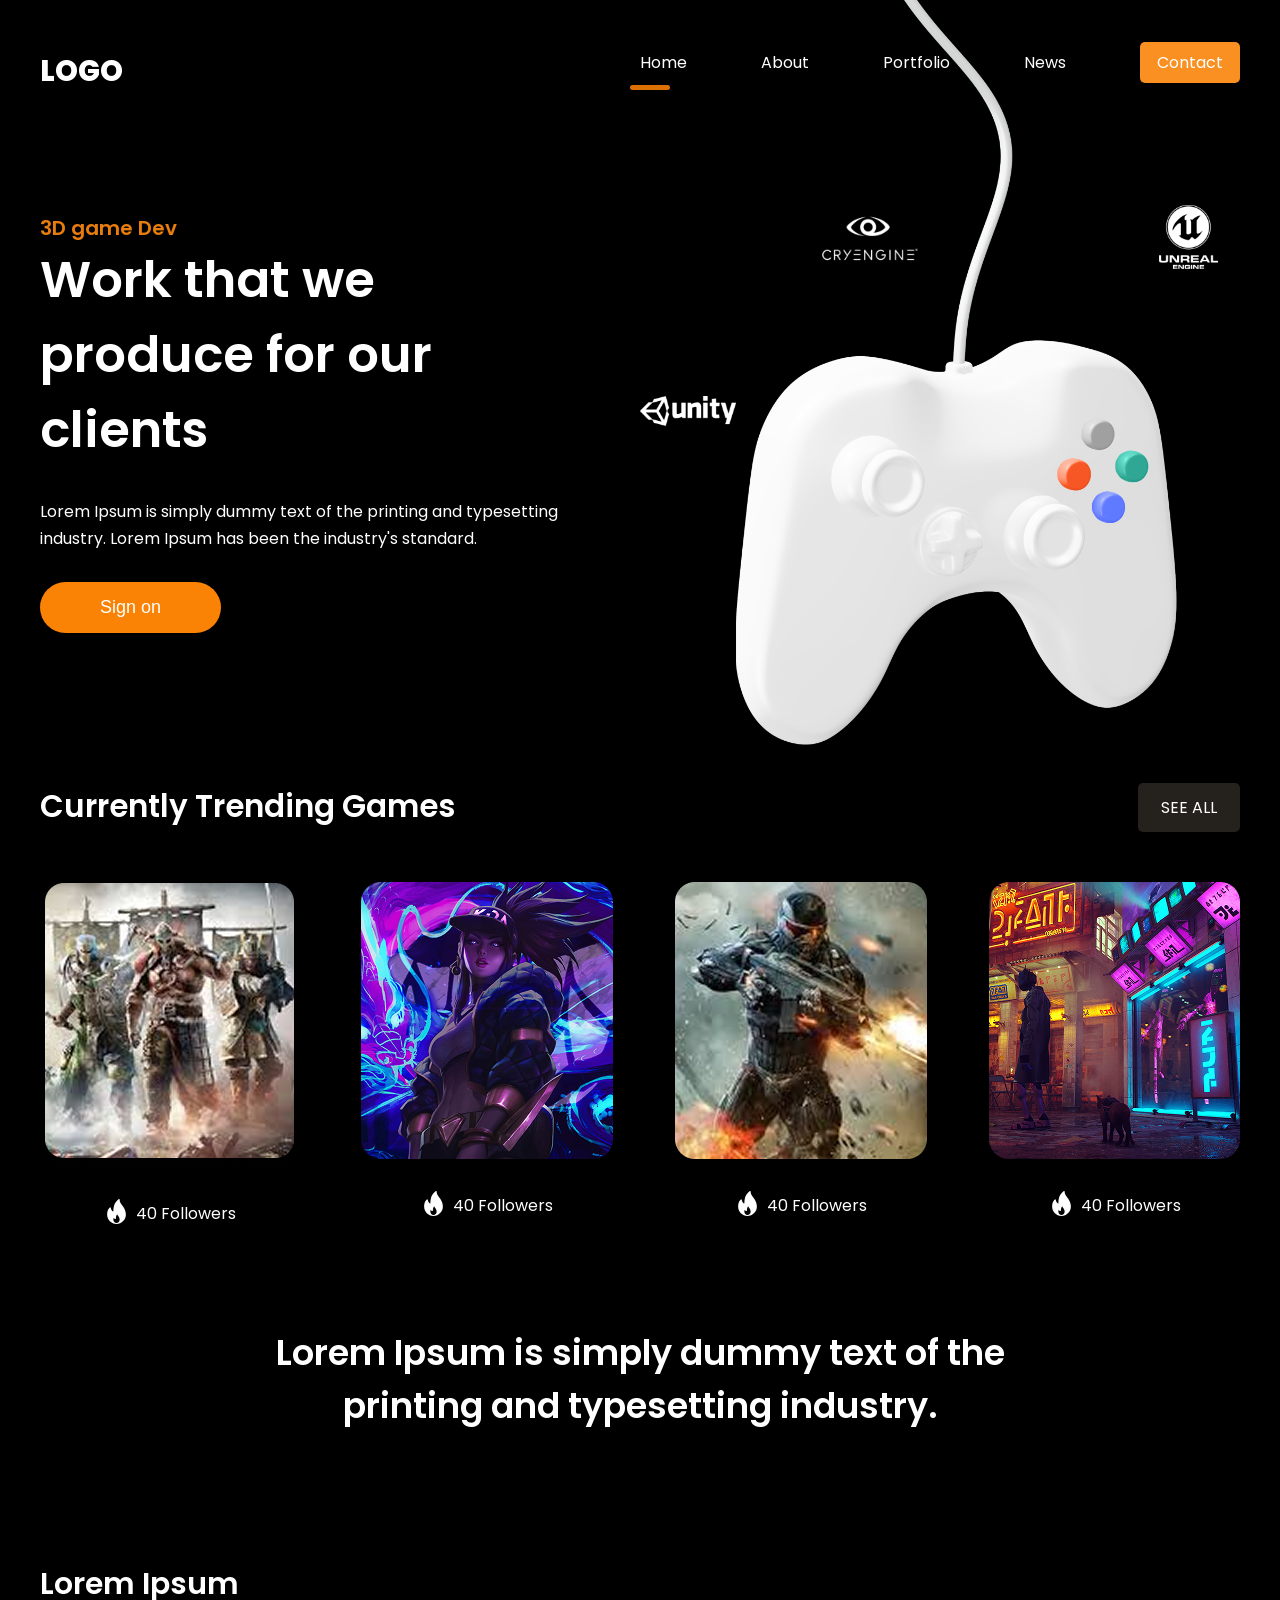
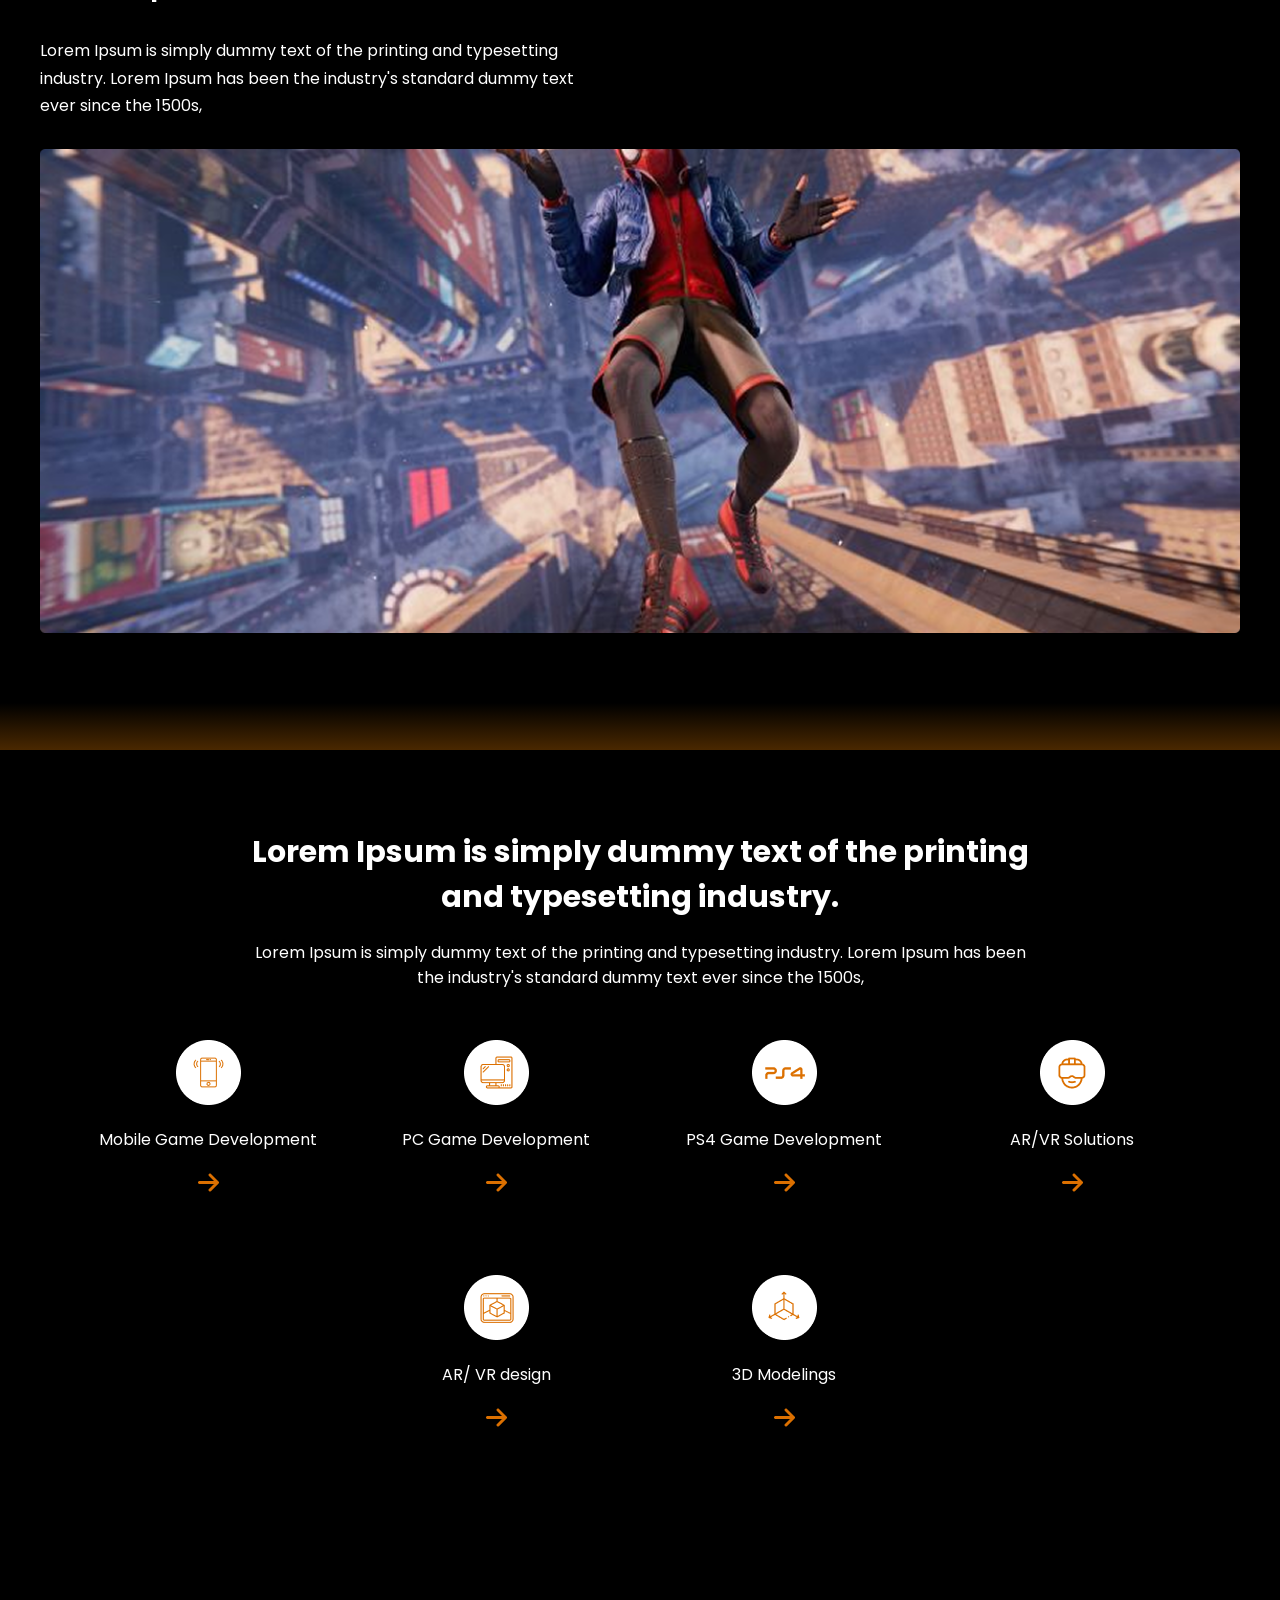
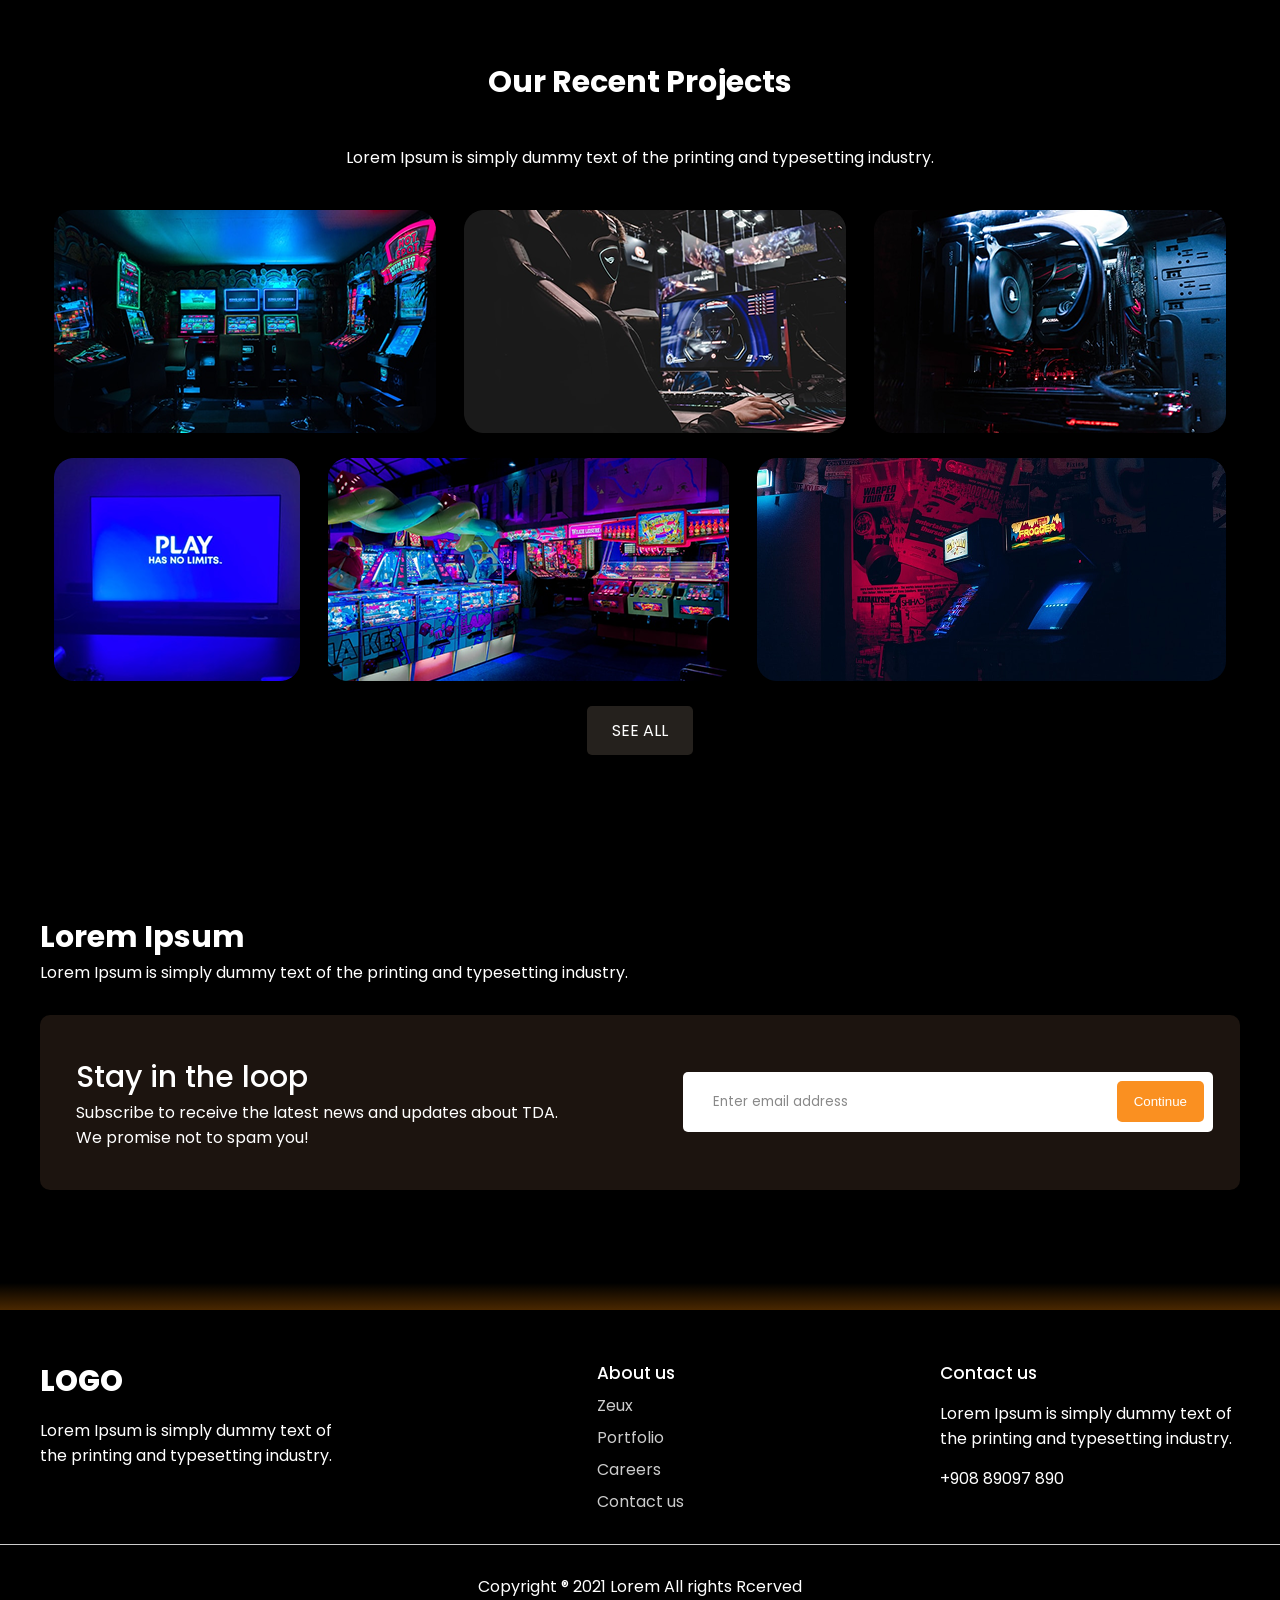
<file: index.html>
<!DOCTYPE html>
<html lang="en">
<head>
    <meta charset="UTF-8">
    <meta name="viewport" content="width=device-width, initial-scale=1.0">
    <title>Game Website</title>
    <link rel="stylesheet" href="style.css">
</head>
<body>
    <div class="wrapper">
        <header class = "container">
            <span class = "logo">logo </span>
            <nav>
                <ul>
                    <li class = " active"> <a href="index.html">Home</a></li>
                    <li> <a href="about.html">About</a></li>
                    <li> <a href="portfolio.html">Portfolio</a></li>
                    <li> <a href="news.html">News</a></li>
                    <li class="btn"> <a href="/contacts.html">Contact</a></li>
                </ul>
            </nav>
        </header>
        <div class="hero container">
            <div class="hero--info">
                <h2>3D game Dev</h2>
                <h1>Work that we produce for our clients</h1>
                <p>Lorem Ipsum is simply dummy text of the printing and typesetting industry. Lorem Ipsum has been the industry's standard.</p>
                
                <button href="/register.html" class="btn"> <a href="/register.html" class="btn">Sign on</a> </button>
            </div>
            <img src="img/joistick.svg" alt="">

        </div>
        <div class="container trending">
            <a href="/game.html" class="see-all"> SEE ALL </a>
            <h3>Currently Trending Games</h3>
            
            <div class="games">
                <div class="block">
                    <img src="/img/game1.png" alt="">
                    <span> <img src="img/fire.svg" alt="">40 Followers</span>
                </div>
                 <div class="block">
                    <img src="/img/game2.png" alt="">
                    <span> <img src="img/fire.svg" alt="">40 Followers</span>
                </div>
                 <div class="block">
                    <img src="/img/game3.png" alt="">
                    <span> <img src="img/fire.svg" alt="">40 Followers</span>
                </div>
                 <div class="block">
                    <img src="/img/game4.png" alt="">
                    <span> <img src="img/fire.svg" alt="">40 Followers</span>
                </div>
            </div>
        </div>
        <div class="container big-text">
            <p>Lorem Ipsum is simply dummy text of the printing and typesetting industry.</p>
        </div>
        <div class="container banner">
            <h3>Lorem Ipsum</h3>
            <p>Lorem Ipsum is simply dummy text of the printing and typesetting industry. Lorem Ipsum has been the industry's standard dummy text ever since the 1500s,</p>
            <img src="/img/banner.png" alt="">
        </div>
    </div>
    <div class="features">
        <div class="container">
            <h3>Lorem Ipsum is simply dummy text of the printing and typesetting industry.</h3>
            <p>Lorem Ipsum is simply dummy text of the printing and typesetting industry. Lorem Ipsum has been the industry's standard dummy text ever since the 1500s,</p>
            <div class="info">
                <div class="block">
                    <img src="img/feature1.png" alt="">
                    <p>Mobile Game Development</p>
                    <img src="img/arrow 1.png" alt="">
                </div>
                <div class="block">
                    <img src="img/feature2.png" alt="">
                    <p>PC Game Development</p>
                    <img src="img/arrow 1.png" alt="">
                </div>
                <div class="block">
                    <img src="img/feature3.png" alt="">
                    <p>PS4 Game Development</p>
                    <img src="img/arrow 1.png" alt="">
                </div>
                <div class="block">
                    <img src="img/feature4.png" alt="">
                    <p>AR/VR Solutions</p>
                    <img src="img/arrow 1.png" alt="">
                </div>
                <div class="block">
                    <img src="img/feature5.png" alt="">
                    <p>AR/ VR design</p>
                    <img src="img/arrow 1.png" alt="">
                </div>
                <div class="block">
                    <img src="img/feature6.png" alt="">
                    <p>3D Modelings</p>
                    <img src="img/arrow 1.png" alt="">
                </div>
            </div>
        
        </div>
    </div>
    <div class="wrapper">
        <div class="container projects">
            <h3>Our Recent Projects</h3>
            <p>Lorem Ipsum is simply dummy text of the printing and typesetting industry. </p>
            <div class="images">
                <img src="img/Rectangle 15.png" alt="">
                <img src="img/Rectangle 16.png" alt="">
                <img src="img/Rectangle 17.png" alt="">
            </div>
            <div class="images">
                <img src="img/Rectangle 19.png" alt="">
                <img src="img/Rectangle 18.png" alt="">
                <img src="img/Rectangle 20.png" alt="">
            </div>
            <a href="" class="see-all">SEE ALL</a>
        
        </div>
        <div class="container email">
            <h3>Lorem Ipsum</h3>
            <p>Lorem Ipsum is simply dummy text of the printing and typesetting industry. </p>   
            <div class="block">
                <div>
                    <h4>Stay in the loop</h4>
                    <p>Subscribe to receive the latest news and updates about TDA.
We promise not to spam you! </p>
                </div>
                <div>
                    <input type="email" id = "emailField" placeholder="Enter email address">
                    <button onclick="checkEmail()">Continue</button>
                </div>
            </div>
        </div>
    </div>

    <footer>
        <div class="blocks container">
            <div>
                <span class="logo">logo</span>
                <p>Lorem Ipsum is simply dummy text of the printing and typesetting industry. </p>
            </div>
            <div>
                <h4>About us</h4>
                <ul>
                    <li>Zeux</li>
                    <li>Portfolio</li>
                    <li>Careers</li>
                    <li>Contact us</li>
                </ul>
            </div>
            <div>
                <h4>Contact us</h4>
                <p>Lorem Ipsum is simply dummy text of the printing and typesetting industry. </p>
                <p>+908 89097 890</p>
            </div>
        </div>
        <hr>
        <p>Copyright ® 2021 Lorem All rights Rcerved</p>

    </footer>


    <script>
        function checkEmail(){
            let email = document.querySelector('#emailField').value;
            if(!email.includes('@')) alert('Нет символа @');
            else if(!email.includes('.')) alert('Нет символа .');
            else alert('Все отлично!');
            
        }
    </script>

    


</body>
</html>
</file>
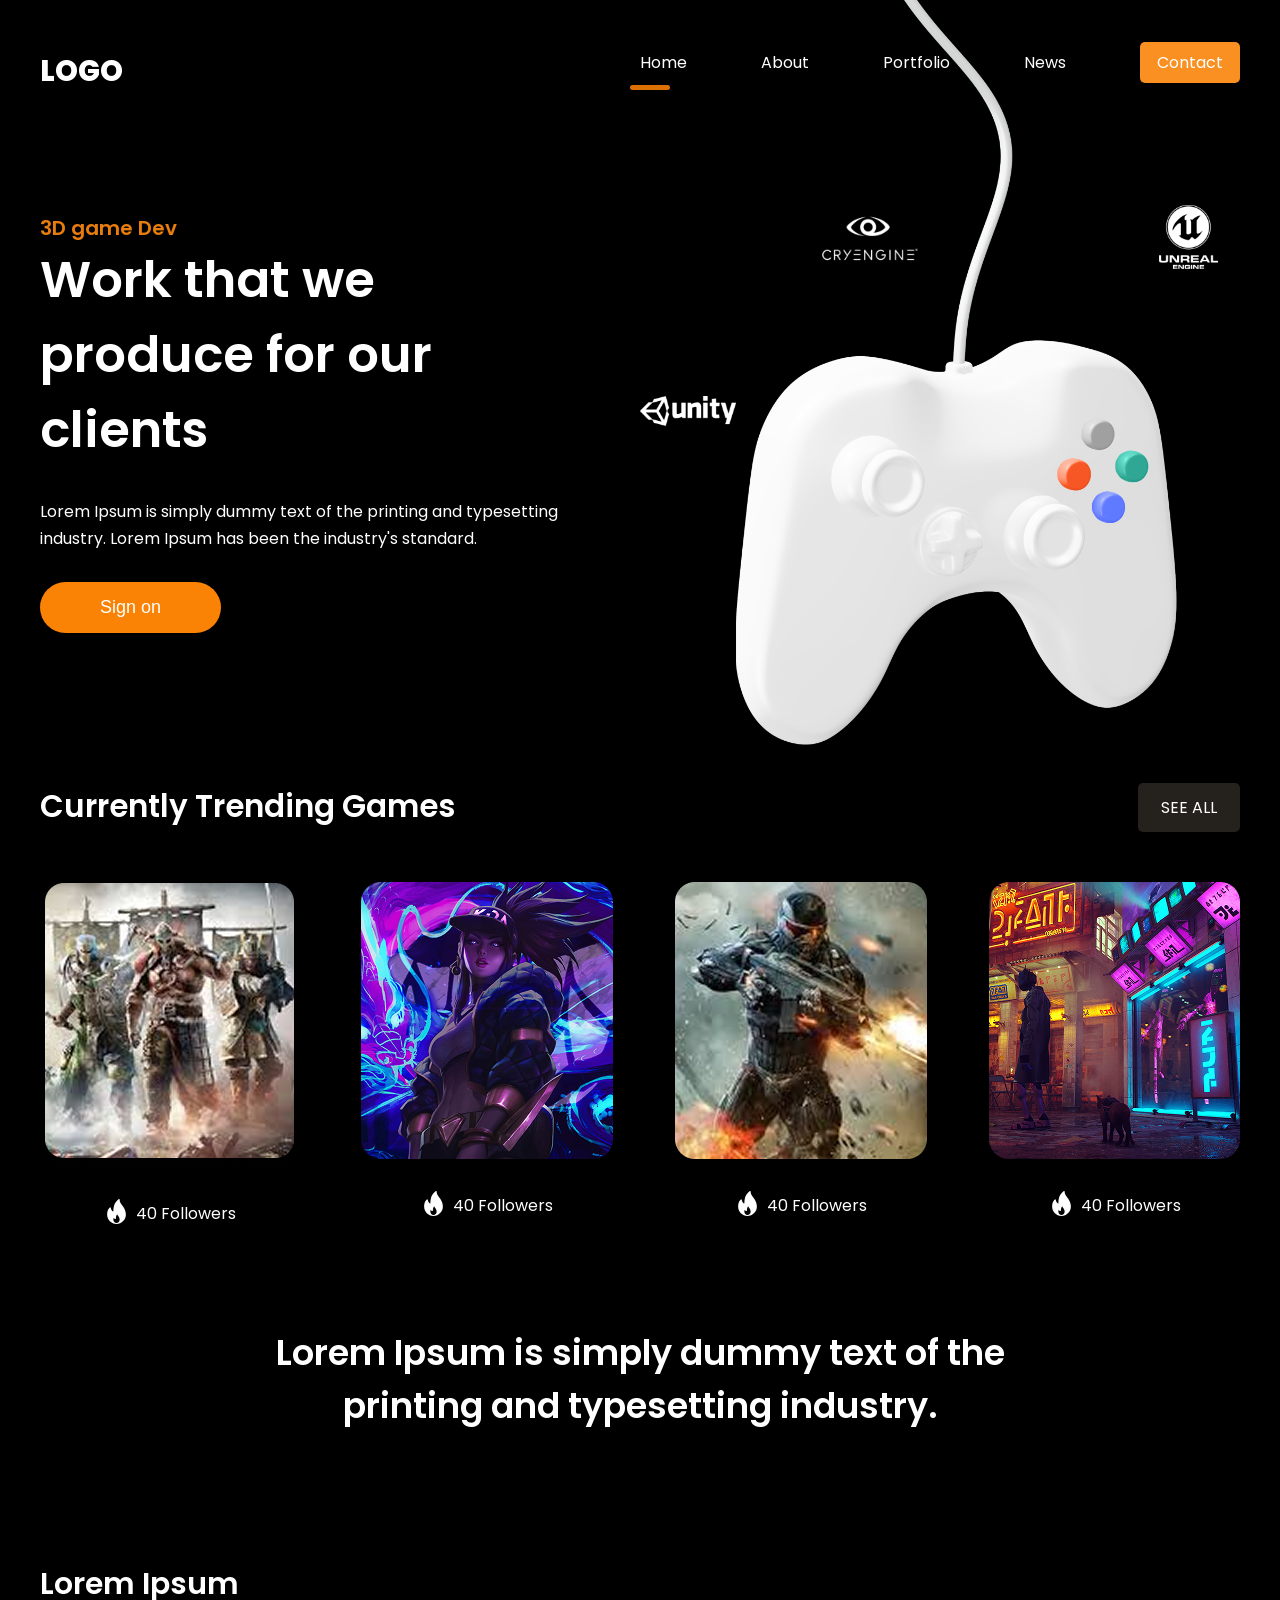
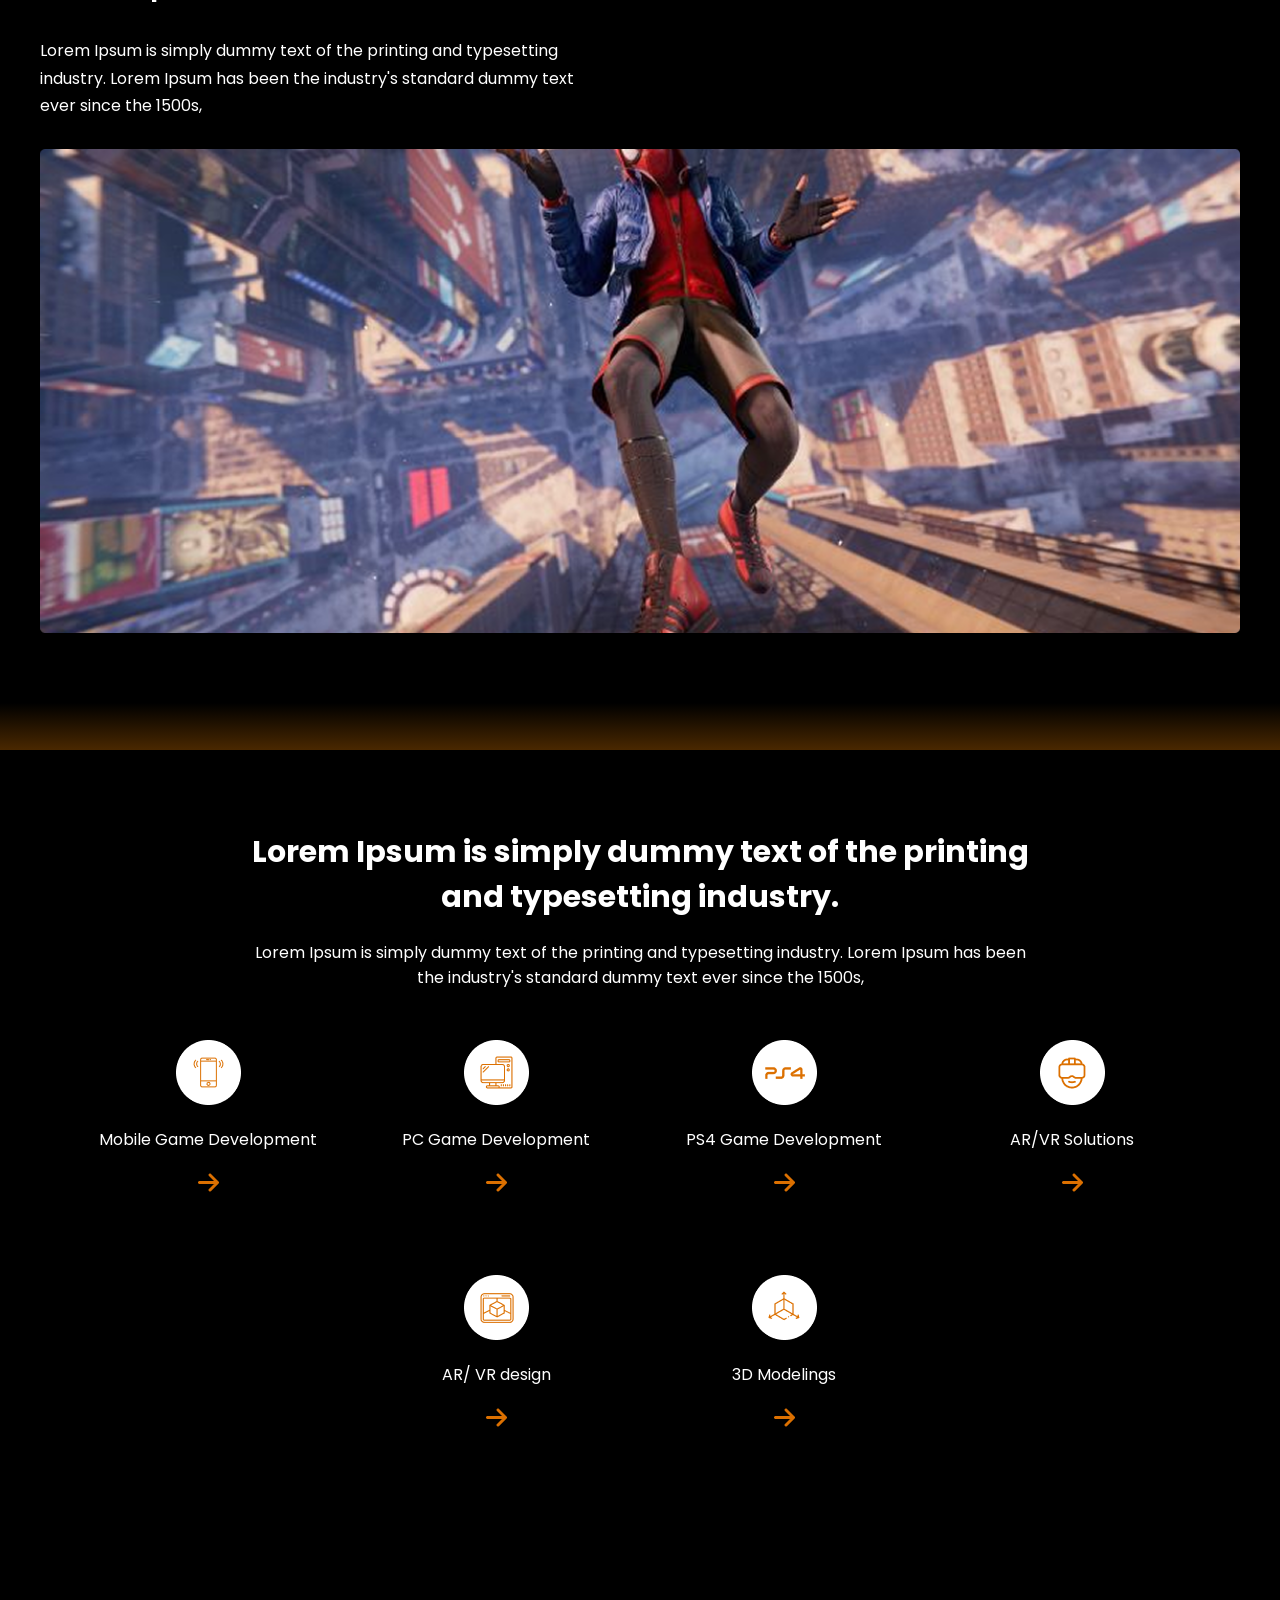
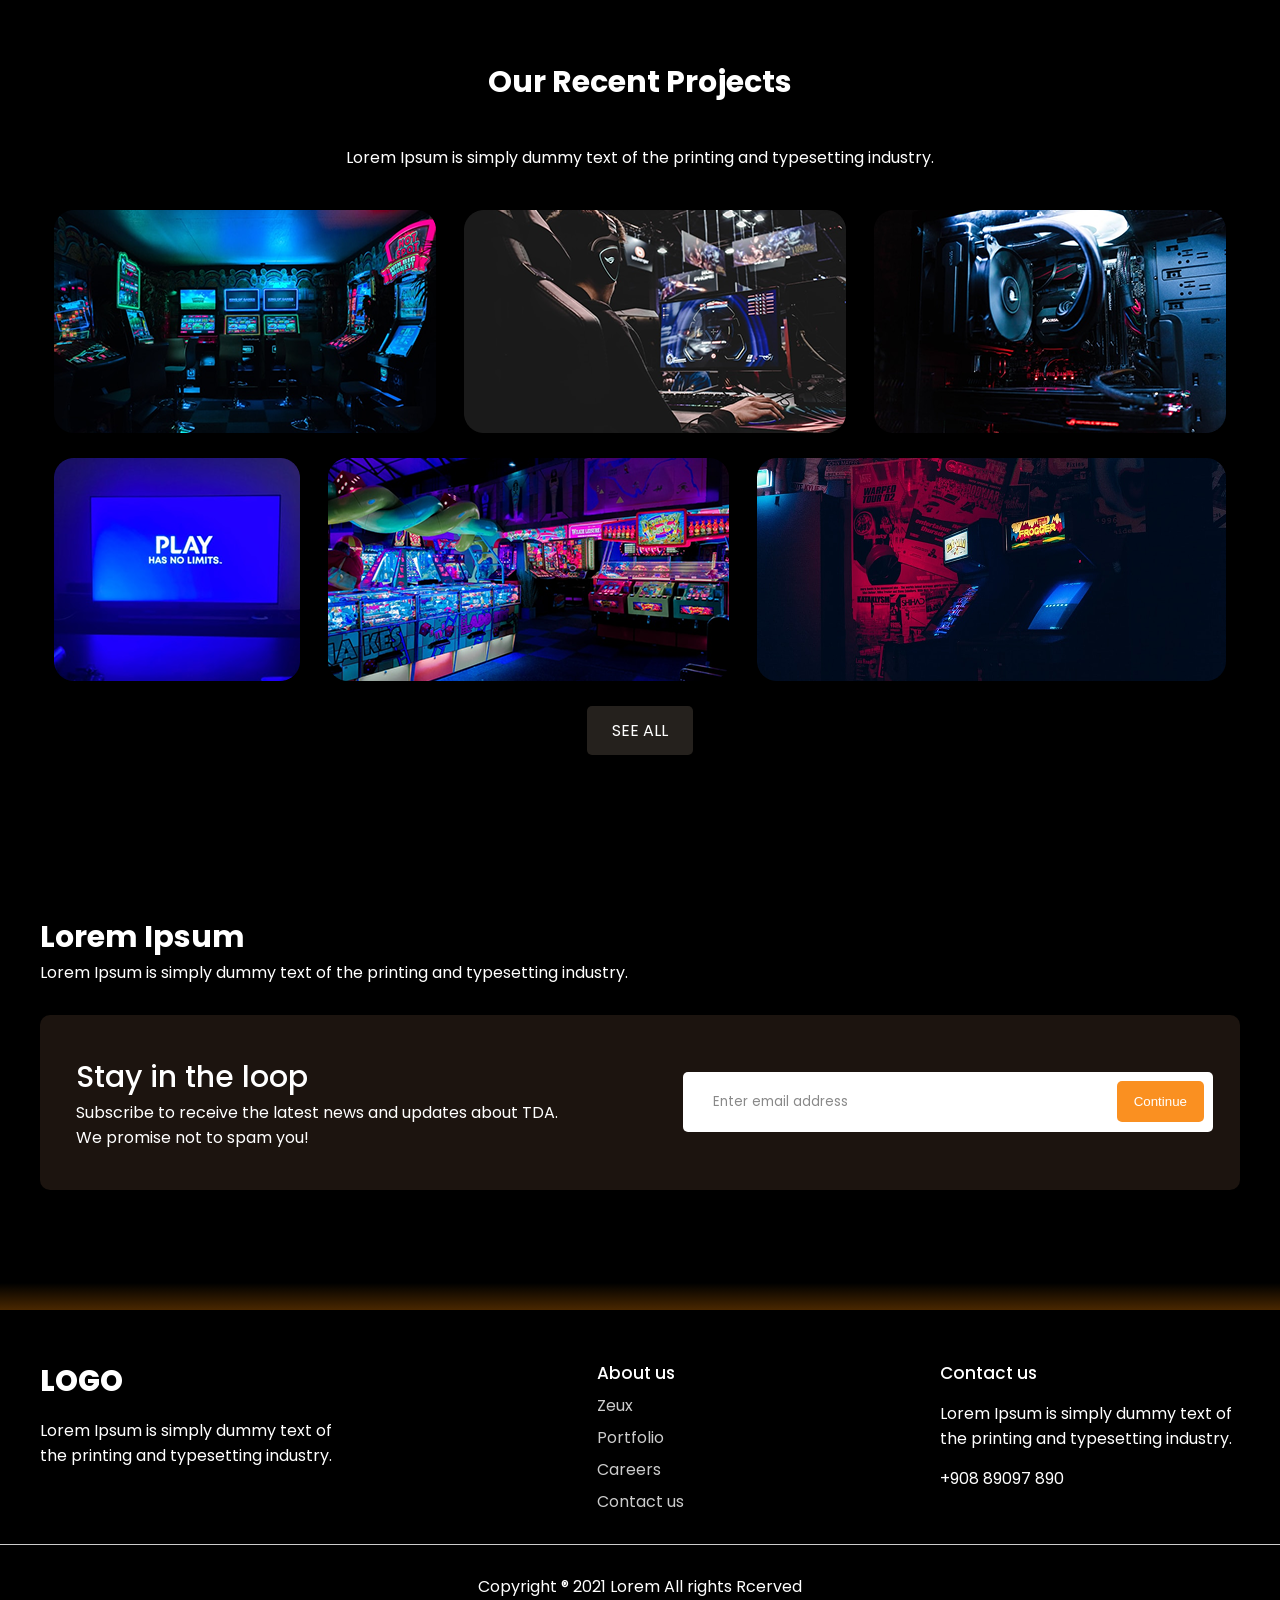
<file: сайт для севгу/index.html>
<!DOCTYPE html>
<html lang="en">
<head>
    <meta charset="UTF-8">
    <meta name="viewport" content="width=device-width, initial-scale=1.0">
    <title>Game Website</title>
    <link rel="stylesheet" href="style.css">
</head>
<body>
    <div class="wrapper">
        <header class = "container">
            <span class = "logo">logo </span>
            <nav>
                <ul>
                    <li class = " active"> <a href="/index.html">Home</a></li>
                    <li> <a href="/about.html">About</a></li>
                    <li> <a href="/portfolio.html">Portfolio</a></li>
                    <li> <a href="/news.html">News</a></li>
                    <li class="btn"> <a href="/contacts.html">Contact</a></li>
                </ul>
            </nav>
        </header>
        <div class="hero container">
            <div class="hero--info">
                <h2>3D game Dev</h2>
                <h1>Work that we produce for our clients</h1>
                <p>Lorem Ipsum is simply dummy text of the printing and typesetting industry. Lorem Ipsum has been the industry's standard.</p>
                
                <button href="/register.html" class="btn"> <a href="/register.html" class="btn">Sign on</a> </button>
            </div>
            <img src="img/joistick.svg" alt="">

        </div>
        <div class="container trending">
            <a href="/game.html" class="see-all"> SEE ALL </a>
            <h3>Currently Trending Games</h3>
            
            <div class="games">
                <div class="block">
                    <img src="/img/game1.png" alt="">
                    <span> <img src="img/fire.svg" alt="">40 Followers</span>
                </div>
                 <div class="block">
                    <img src="/img/game2.png" alt="">
                    <span> <img src="img/fire.svg" alt="">40 Followers</span>
                </div>
                 <div class="block">
                    <img src="/img/game3.png" alt="">
                    <span> <img src="img/fire.svg" alt="">40 Followers</span>
                </div>
                 <div class="block">
                    <img src="/img/game4.png" alt="">
                    <span> <img src="img/fire.svg" alt="">40 Followers</span>
                </div>
            </div>
        </div>
        <div class="container big-text">
            <p>Lorem Ipsum is simply dummy text of the printing and typesetting industry.</p>
        </div>
        <div class="container banner">
            <h3>Lorem Ipsum</h3>
            <p>Lorem Ipsum is simply dummy text of the printing and typesetting industry. Lorem Ipsum has been the industry's standard dummy text ever since the 1500s,</p>
            <img src="/img/banner.png" alt="">
        </div>
    </div>
    <div class="features">
        <div class="container">
            <h3>Lorem Ipsum is simply dummy text of the printing and typesetting industry.</h3>
            <p>Lorem Ipsum is simply dummy text of the printing and typesetting industry. Lorem Ipsum has been the industry's standard dummy text ever since the 1500s,</p>
            <div class="info">
                <div class="block">
                    <img src="img/feature1.png" alt="">
                    <p>Mobile Game Development</p>
                    <img src="img/arrow 1.png" alt="">
                </div>
                <div class="block">
                    <img src="img/feature2.png" alt="">
                    <p>PC Game Development</p>
                    <img src="img/arrow 1.png" alt="">
                </div>
                <div class="block">
                    <img src="img/feature3.png" alt="">
                    <p>PS4 Game Development</p>
                    <img src="img/arrow 1.png" alt="">
                </div>
                <div class="block">
                    <img src="img/feature4.png" alt="">
                    <p>AR/VR Solutions</p>
                    <img src="img/arrow 1.png" alt="">
                </div>
                <div class="block">
                    <img src="img/feature5.png" alt="">
                    <p>AR/ VR design</p>
                    <img src="img/arrow 1.png" alt="">
                </div>
                <div class="block">
                    <img src="img/feature6.png" alt="">
                    <p>3D Modelings</p>
                    <img src="img/arrow 1.png" alt="">
                </div>
            </div>
        
        </div>
    </div>
    <div class="wrapper">
        <div class="container projects">
            <h3>Our Recent Projects</h3>
            <p>Lorem Ipsum is simply dummy text of the printing and typesetting industry. </p>
            <div class="images">
                <img src="img/Rectangle 15.png" alt="">
                <img src="img/Rectangle 16.png" alt="">
                <img src="img/Rectangle 17.png" alt="">
            </div>
            <div class="images">
                <img src="img/Rectangle 19.png" alt="">
                <img src="img/Rectangle 18.png" alt="">
                <img src="img/Rectangle 20.png" alt="">
            </div>
            <a href="" class="see-all">SEE ALL</a>
        
        </div>
        <div class="container email">
            <h3>Lorem Ipsum</h3>
            <p>Lorem Ipsum is simply dummy text of the printing and typesetting industry. </p>   
            <div class="block">
                <div>
                    <h4>Stay in the loop</h4>
                    <p>Subscribe to receive the latest news and updates about TDA.
We promise not to spam you! </p>
                </div>
                <div>
                    <input type="email" id = "emailField" placeholder="Enter email address">
                    <button onclick="checkEmail()">Continue</button>
                </div>
            </div>
        </div>
    </div>

    <footer>
        <div class="blocks container">
            <div>
                <span class="logo">logo</span>
                <p>Lorem Ipsum is simply dummy text of the printing and typesetting industry. </p>
            </div>
            <div>
                <h4>About us</h4>
                <ul>
                    <li>Zeux</li>
                    <li>Portfolio</li>
                    <li>Careers</li>
                    <li>Contact us</li>
                </ul>
            </div>
            <div>
                <h4>Contact us</h4>
                <p>Lorem Ipsum is simply dummy text of the printing and typesetting industry. </p>
                <p>+908 89097 890</p>
            </div>
        </div>
        <hr>
        <p>Copyright ® 2021 Lorem All rights Rcerved</p>

    </footer>


    <script>
        function checkEmail(){
            let email = document.querySelector('#emailField').value;
            if(!email.includes('@')) alert('Нет символа @');
            else if(!email.includes('.')) alert('Нет символа .');
            else alert('Все отлично!');
            
        }
    </script>

    


</body>
</html>
</file>
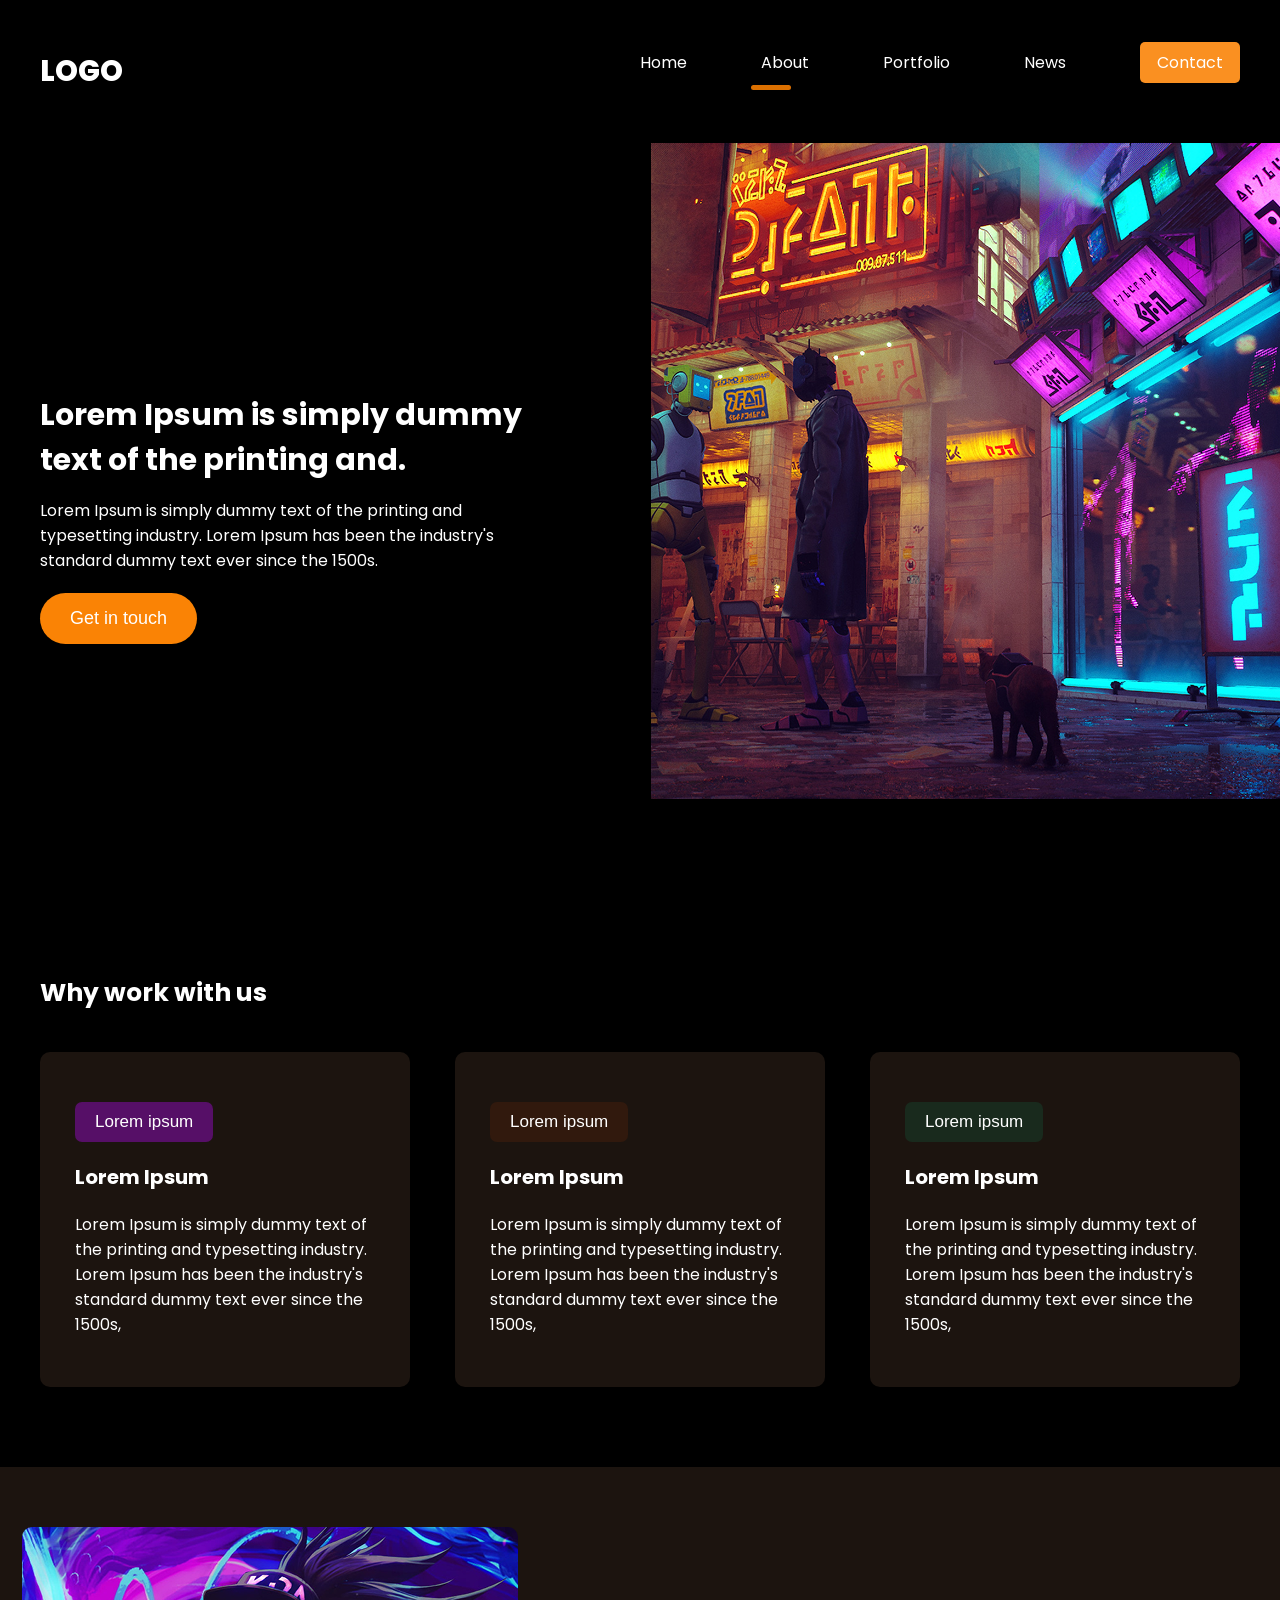
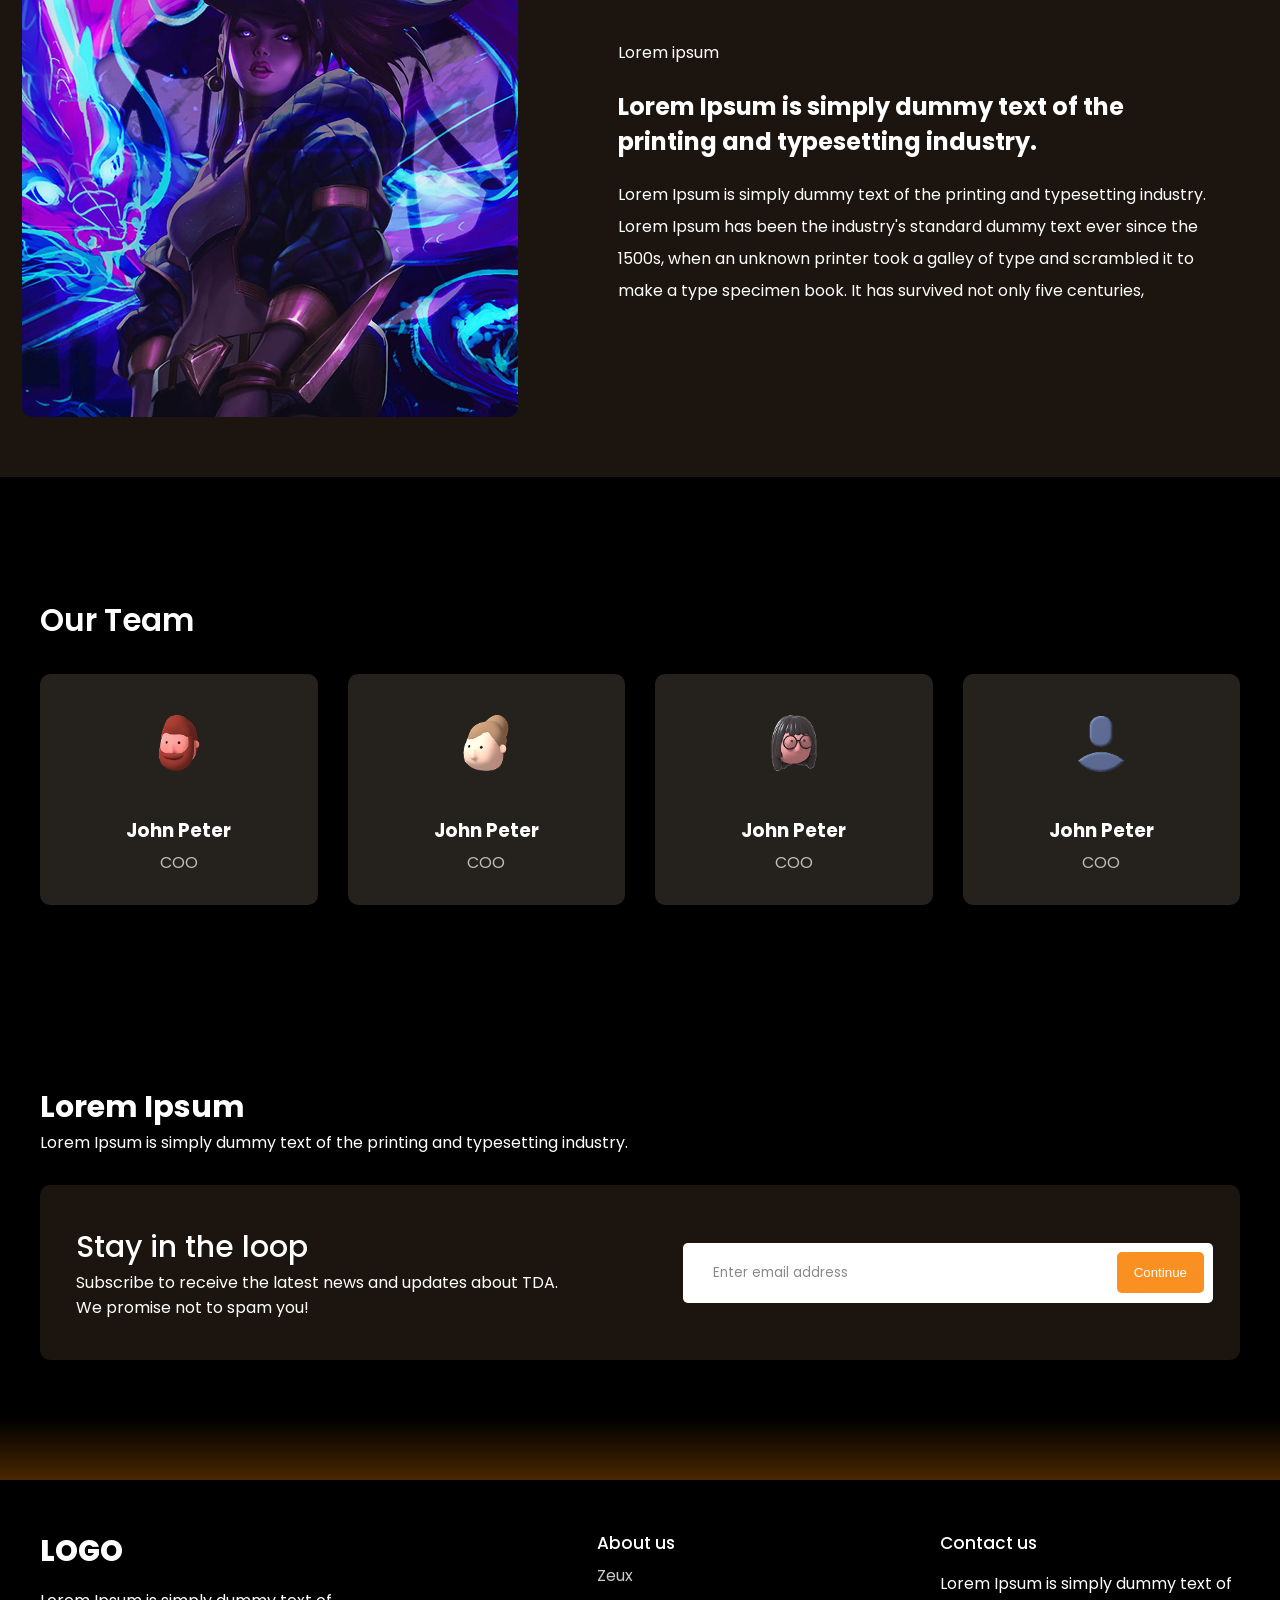
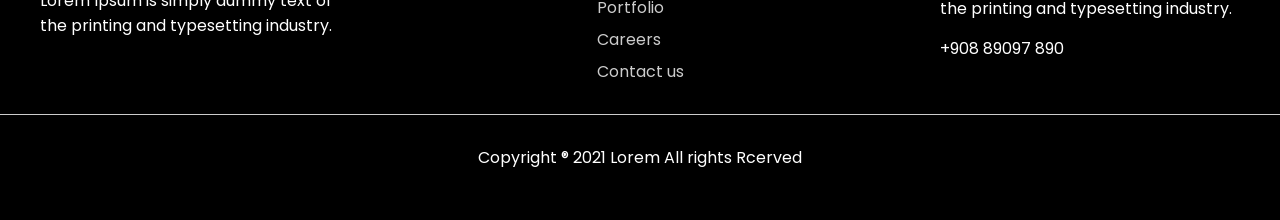
<file: about.html>
<!DOCTYPE html>
<html lang="en">
<head>
    <meta charset="UTF-8">
    <meta name="viewport" content="width=device-width, initial-scale=1.0">
    <title>Game Website</title>
    <link rel="stylesheet" href="style.css">
</head>
<body>
    <div class="wrapper">
        <header class = "container">
            <span class = "logo">logo </span>
            <nav>
                <ul>
                    <li> <a href="index.html">Home</a></li>
                    <li class = " active"> <a href="about.html">About</a></li>
                    <li> <a href="portfolio.html">Portfolio</a></li>
                    <li> <a href="news.html">News</a></li>
                    <li class="btn"> <a href="contacts.html">Contact</a></li>
                </ul>
            </nav>
        </header>
        <div class="hero-about container">
            <div class="info">
                <h1>Lorem Ipsum is simply dummy text of the printing and.</h1>
                <p>Lorem Ipsum is simply dummy text of the printing and typesetting industry. Lorem Ipsum has been the industry's standard dummy text ever since the 1500s.</p>
                <button class="btn">Get in touch </button>
            </div>
            <img src="/img/about-banner.png" alt="">
        </div>

        <div class="container work">
            <h2>Why work with us</h2>
            <div class="blocks">
                <div class="block">
                    <button class="badge purple">Lorem ipsum</button>
                    <h3>Lorem Ipsum</h3>
                    <p>Lorem Ipsum is simply dummy text of the printing and typesetting industry. Lorem Ipsum has been the industry's standard dummy text ever since the 1500s,</p>
                </div>

                <div class="block">
                    <button  class="badge brown">Lorem ipsum</button>
                    <h3>Lorem Ipsum</h3>
                    <p>Lorem Ipsum is simply dummy text of the printing and typesetting industry. Lorem Ipsum has been the industry's standard dummy text ever since the 1500s,</p>
                </div>

                <div class="block">
                    <button  class="badge green">Lorem ipsum</button>
                    <h3>Lorem Ipsum</h3>
                    <p>Lorem Ipsum is simply dummy text of the printing and typesetting industry. Lorem Ipsum has been the industry's standard dummy text ever since the 1500s,</p>
                </div>

            </div>
        </div>

        <div class="person">
            <img src="/img/girl.png" alt="">

            <div>
                <p class="text1">Lorem ipsum</p>
                <h2>Lorem Ipsum is simply dummy text of the printing and typesetting industry. </h2>
                <p>Lorem Ipsum is simply dummy text of the printing and typesetting industry. Lorem Ipsum has been the industry's standard dummy text ever since the 1500s, when an unknown printer took a galley of type and scrambled it to make a type specimen book. It has survived not only five centuries,</p>
            
            </div>

        </div>
        <div class="container frends">
            <h2 class="section-title">Our Team</h2>
                <div class="team-list">
                    <div class="team-card">
                        <img src="/img/Bill 1.png" alt="">
                        <h3>John Peter</h3>
                        <p>COO</p>
                    </div>

                    <div class="team-card">
                        <img src="/img/Beverly 1.png" alt="">
                        <h3>John Peter</h3>
                        <p>COO</p>
                    </div>

                    <div class="team-card">
                        <img src="/img/Claudia 1.png" alt="">
                        <h3>John Peter</h3>
                        <p>COO</p>
                    </div>

                    <div class="team-card">
                        <img src="/img/Avatar 1.png" alt="">
                        <h3>John Peter</h3>
                        <p>COO</p>
                    </div>
                </div>
        </div>

        <div class="container email">
            <h3>Lorem Ipsum</h3>
            <p>Lorem Ipsum is simply dummy text of the printing and typesetting industry. </p>   
            <div class="block">
                <div>
                    <h4>Stay in the loop</h4>
                    <p>Subscribe to receive the latest news and updates about TDA.
We promise not to spam you! </p>
                </div>
                <div>
                    <input type="email" id = "emailField" placeholder="Enter email address">
                    <button onclick="checkEmail()">Continue</button>
                </div>
            </div>
        </div>

        





    </div>

    <footer>
        <div class="blocks container">
            <div>
                <span class="logo">logo</span>
                <p>Lorem Ipsum is simply dummy text of the printing and typesetting industry. </p>
            </div>
            <div>
                <h4>About us</h4>
                <ul>
                    <li>Zeux</li>
                    <li>Portfolio</li>
                    <li>Careers</li>
                    <li>Contact us</li>
                </ul>
            </div>
            <div>
                <h4>Contact us</h4>
                <p>Lorem Ipsum is simply dummy text of the printing and typesetting industry. </p>
                <p>+908 89097 890</p>
            </div>
        </div>
        <hr>
        <p>Copyright ® 2021 Lorem All rights Rcerved</p>

    </footer>


    

    


</body>
</html>
</file>
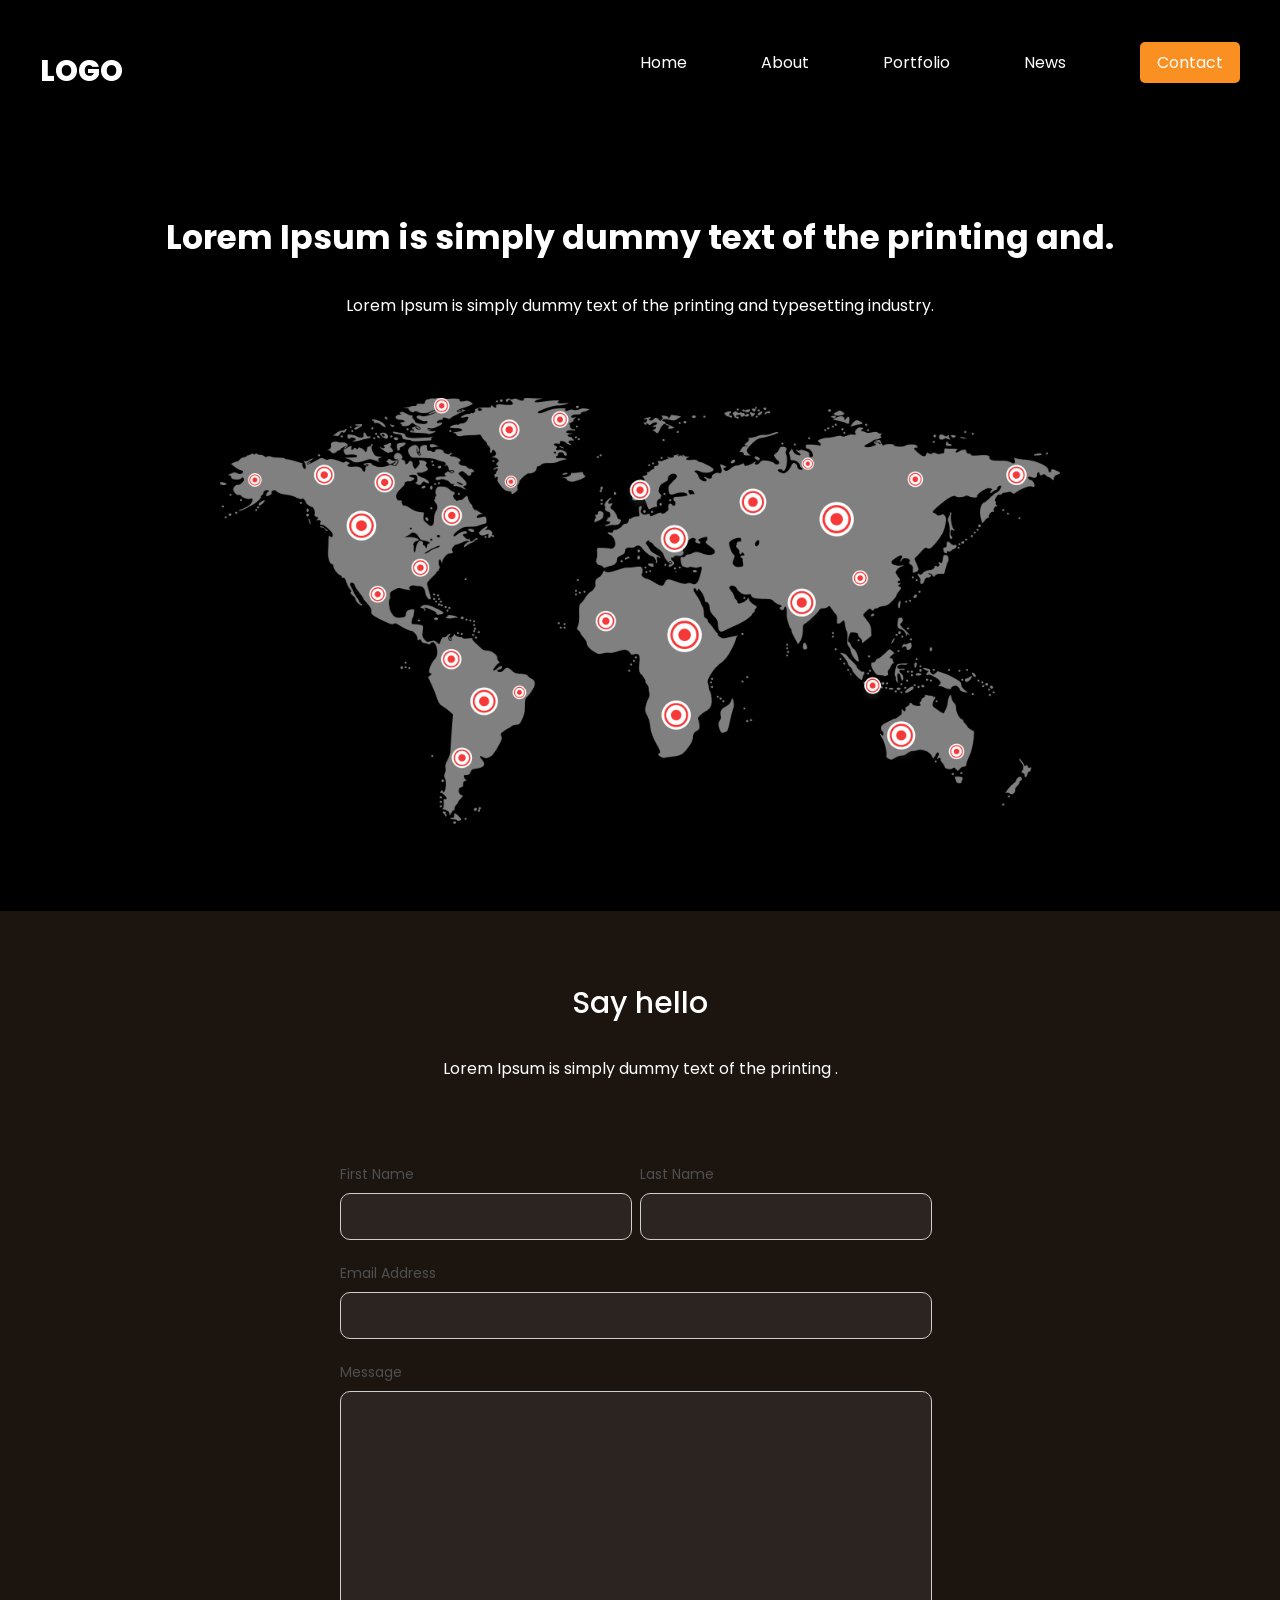
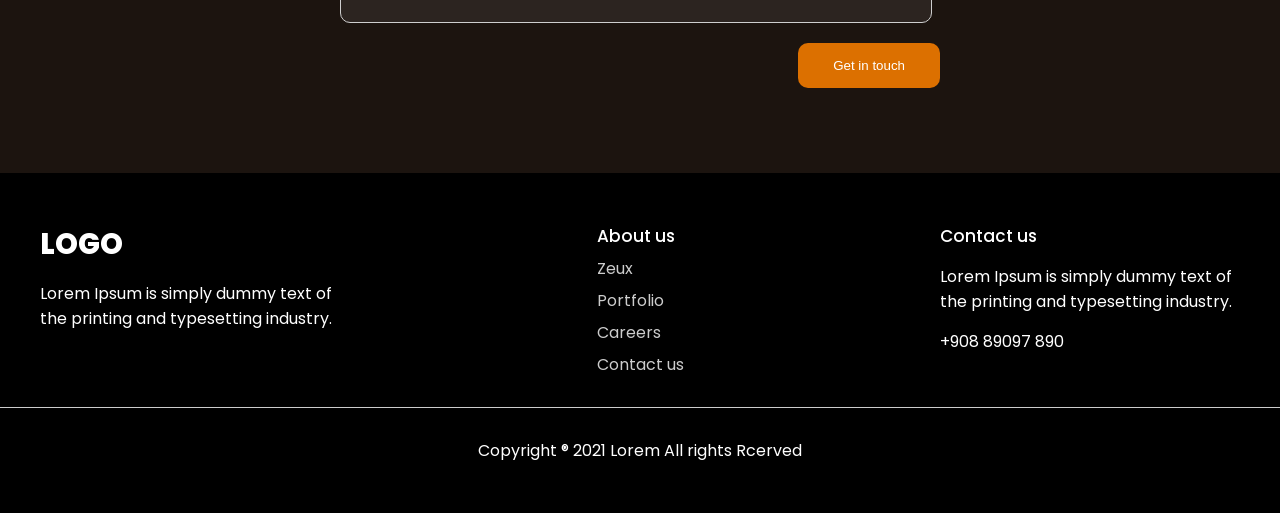
<file: contacts.html>
<!DOCTYPE html>
<html lang="en">
<head>
    <meta charset="UTF-8">
    <meta name="viewport" content="width=device-width, initial-scale=1.0">
    <title>Game Website</title>
    <link rel="stylesheet" href="style.css">
</head>
<body>
    <header class = "container">
        <span class = "logo">logo </span>
        <nav>
            <ul>
                <li> <a href="/index.html">Home</a></li>
                <li> <a href="/about.html">About</a></li>
                <li> <a href="/portfolio.html">Portfolio</a></li>
                <li> <a href="/news.html">News</a></li>
                <li class="btn"> <a href="/contacts.html">Contact</a></li>
            </ul>
        </nav>
    </header>

    <div class="container hero-contacts">
        <h1>Lorem Ipsum is simply dummy text of the printing and.</h1>
        <p>Lorem Ipsum is simply dummy text of the printing and typesetting industry. </p>
        <img src="img/Global.png" alt="">
    </div>


    <div class="feedback">
        <div class="container">
            <h2>Say hello</h2>
            <p>Lorem Ipsum is simply dummy text of the printing .</p>

            <form>
                <div class="inline">
                    <div>
                        <label>First Name</label>
                        <input type="text">
                    </div>
                    <div>
                        <label>Last Name</label>
                        <input type="text">
                    </div>
                </div>

                <label>Email Address</label>
                <input type="email" class="one-line" >
                <label>Message</label>
                <textarea class="one-line"></textarea>

                <button type="button">Get in touch</button>
                

            </form>


        </div>
    </div>

    <footer>
        <div class="blocks container">
            <div>
                <span class="logo">logo</span>
                <p>Lorem Ipsum is simply dummy text of the printing and typesetting industry. </p>
            </div>
            <div>
                <h4>About us</h4>
                <ul>
                    <li>Zeux</li>
                    <li>Portfolio</li>
                    <li>Careers</li>
                    <li>Contact us</li>
                </ul>
            </div>
            <div>
                <h4>Contact us</h4>
                <p>Lorem Ipsum is simply dummy text of the printing and typesetting industry. </p>
                <p>+908 89097 890</p>
            </div>
        </div>
        <hr>
        <p>Copyright ® 2021 Lorem All rights Rcerved</p>

    </footer>


    


</body>
</html>
</file>
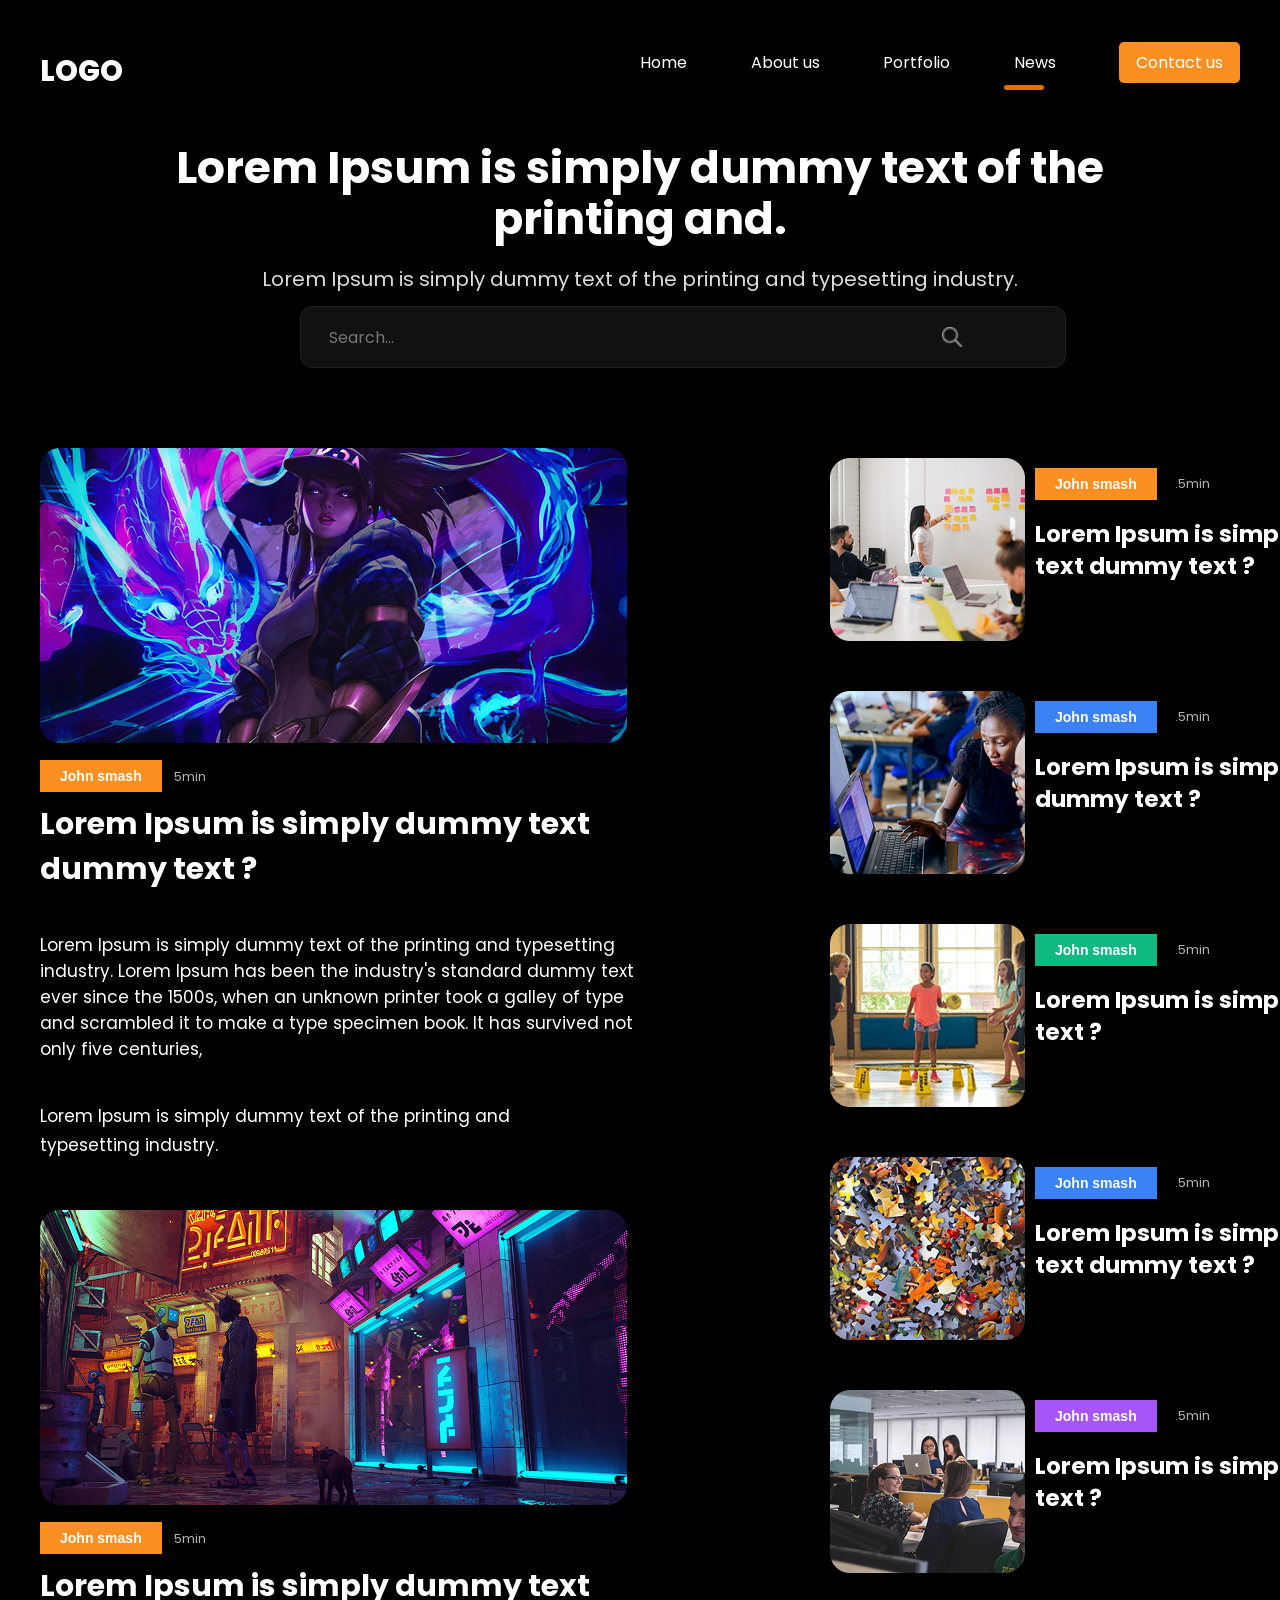
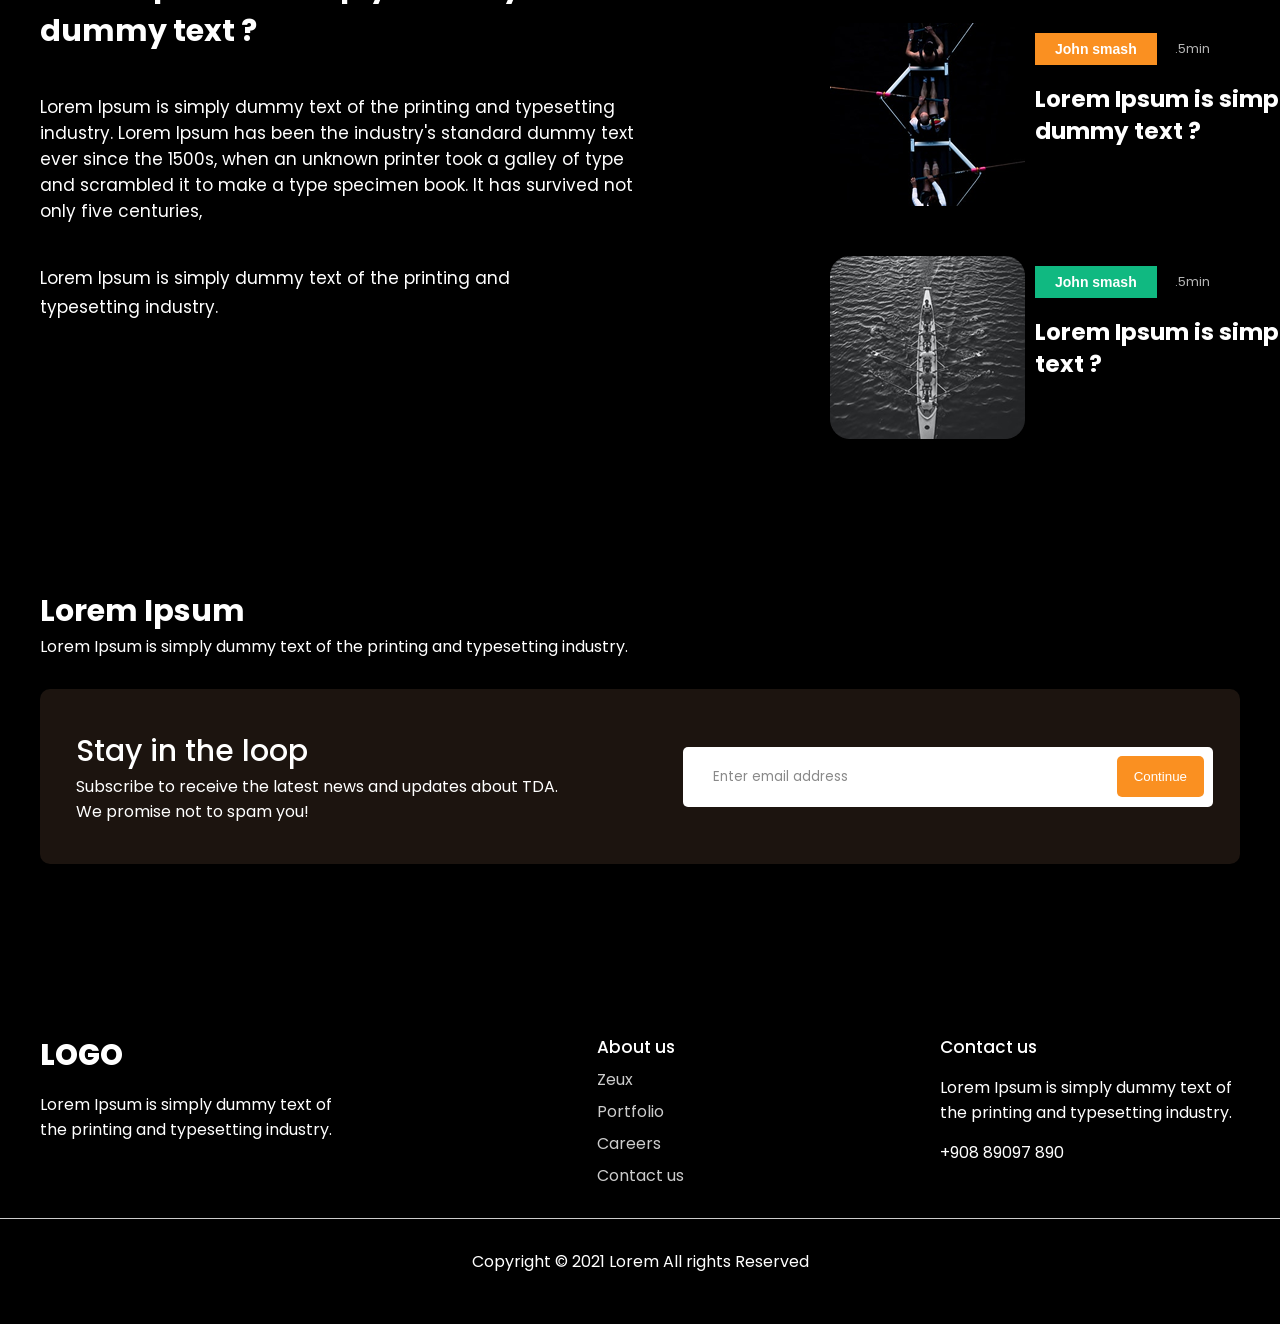
<file: news.html>
<!DOCTYPE html>
<html lang="en">
<head>
    <meta charset="UTF-8" />
    <meta name="viewport" content="width=device-width, initial-scale=1.0"/>
    <title>News — Game Website</title>
    <link rel="stylesheet" href="style.css" />
    <link href="https://fonts.googleapis.com/css2?family=Hubot+Sans:wght@400;600;800&family=Poppins:wght@400;500;600;700&display=swap" rel="stylesheet">
</head>
<body>

<header class="container">
    <span class="logo">LOGO</span>
    <nav>
        <ul>
            <li><a href="index.html">Home</a></li>
            <li><a href="about.html">About us</a></li>
            <li><a href="portfolio.html">Portfolio</a></li>
            <li class="active"><a href="#">News</a></li>
            <li class="btn"><a href="contacts.html">Contact us</a></li>
        </ul>
    </nav>
</header>

<main class="container news-page">

    
    <div class="news-header">
        <h1>Lorem Ipsum is simply dummy text of the printing and.</h1>
        <p class="lead">Lorem Ipsum is simply dummy text of the printing and typesetting industry.</p>
        <div class="search-wrapper">
            <input type="text" placeholder="Search..." />
            <img src="/img/Лупа.png" alt="Search" class="search-icon-img">
        </div>

    </div>

    <div class="news-layout">

        <!-- Левая часть: большая карточка + текст под ней -->
        <div class="left-column">

            <article class="news-card big">
                <img src="/img/девка.png" alt="Big news image" class="news-img big-img">
                <div class="news-content">
                    <div class="meta">
                        <button class="author-tag orange">John smash</button>
                        <span class="time">5min</span>
                    </div>
                    <h2>Lorem Ipsum is simply dummy text dummy text ?</h2>
                    <p>Lorem Ipsum is simply dummy text of the printing and typesetting industry. Lorem Ipsum has been the industry's standard dummy text ever since the 1500s, when an unknown printer took a galley of type and scrambled it to make a type specimen book. It has survived not only five centuries,</p>
                </div>
            </article>

            <div class="main-text-block">
                <p>Lorem Ipsum is simply dummy text of the printing and typesetting industry. </p>
                
            </div>


            <article class="news-card big">
                <img src="/img/пацан.png" alt="Big news image" class="news-img big-img">
                <div class="news-content">
                    <div class="meta">
                        <button class="author-tag orange">John smash</button>
                        <span class="time">5min</span>
                    </div>
                    <h2>Lorem Ipsum is simply dummy text dummy text ?</h2>
                    <p>Lorem Ipsum is simply dummy text of the printing and typesetting industry. Lorem Ipsum has been the industry's standard dummy text ever since the 1500s, when an unknown printer took a galley of type and scrambled it to make a type specimen book. It has survived not only five centuries,</p>
                </div>
            </article>

            <div class="main-text-block">
                <p>Lorem Ipsum is simply dummy text of the printing and typesetting industry. </p>
            </div>

            



        </div>

        <!-- Правая колонка — 7 маленьких новостей -->
        <div class="news-column">

            <article class="news-card small">
                <img src="/img/small1.png" alt="News" class="news-img small-img">
                <div class="news-content">
                    <div class="meta">
                        <button class="author-tag orange">John smash</button>
                        <span class="time">.5min</span>
                    </div>
                    <h3>Lorem Ipsum is simply dummy text dummy text ?</h3>
                </div>
            </article>

            <article class="news-card small">
                <img src="/img/small2.png" alt="News" class="news-img small-img">
                <div class="news-content">
                    <div class="meta">
                        <button class="author-tag blue">John smash</button>
                        <span class="time">.5min</span>
                    </div>
                    <h3>Lorem Ipsum is simply dummy dummy text ?</h3>
                </div>
            </article>

            <article class="news-card small">
                <img src="/img/small3.png" alt="News" class="news-img small-img">
                <div class="news-content">
                    <div class="meta">
                        <button class="author-tag green">John smash</button>
                        <span class="time">.5min</span>
                    </div>
                    <h3>Lorem Ipsum is simply dummy text ?</h3>
                </div>
            </article>

            <article class="news-card small">
                <img src="/img/small4.png" alt="News" class="news-img small-img">
                <div class="news-content">
                    <div class="meta">
                        <button class="author-tag blue">John smash</button>
                        <span class="time">.5min</span>
                    </div>
                    <h3>Lorem Ipsum is simply dummy text dummy text ?</h3>
                </div>
            </article>

            <article class="news-card small">
                <img src="/img/small5.png" alt="News" class="news-img small-img">
                <div class="news-content">
                    <div class="meta">
                        <button class="author-tag purple">John smash</button>
                        <span class="time">.5min</span>
                    </div>
                    <h3>Lorem Ipsum is simply dummy text ?</h3>
                </div>
            </article>

            <article class="news-card small">
                <img src="/img/small6.png" alt="News" class="news-img small-img">
                <div class="news-content">
                    <div class="meta">
                        <button class="author-tag orange">John smash</button>
                        <span class="time">.5min</span>
                    </div>
                    <h3>Lorem Ipsum is simply dummy dummy text ?</h3>
                </div>
            </article>

            <article class="news-card small">
                <img src="/img/small7.png" alt="News" class="news-img small-img">
                <div class="news-content">
                    <div class="meta">
                        <button class="author-tag green">John smash</button>
                        <span class="time">.5min</span>
                    </div>
                    <h3>Lorem Ipsum is simply dummy text ?</h3>
                </div>
            </article>

        </div>
    </div>

    
    <div class="container email">
        <h3>Lorem Ipsum</h3>
        <p>Lorem Ipsum is simply dummy text of the printing and typesetting industry.</p>   
        <div class="block">
            <div>
                <h4>Stay in the loop</h4>
                <p>Subscribe to receive the latest news and updates about TDA. We promise not to spam you!</p>
            </div>
            <div>
                <input type="email" id="emailField" placeholder="Enter email address">
                <button onclick="checkEmail()">Continue</button>
            </div>
        </div>
    </div>

</main>

<footer>
    <div class="blocks container">
        <div>
            <span class="logo">logo</span>
            <p>Lorem Ipsum is simply dummy text of the printing and typesetting industry.</p>
        </div>
        <div>
            <h4>About us</h4>
            <ul>
                <li>Zeux</li>
                <li>Portfolio</li>
                <li>Careers</li>
                <li>Contact us</li>
            </ul>
        </div>
        <div>
            <h4>Contact us</h4>
            <p>Lorem Ipsum is simply dummy text of the printing and typesetting industry.</p>
            <p>+908 89097 890</p>
        </div>
    </div>
    <hr>
    <p>Copyright © 2021 Lorem All rights Reserved</p>
</footer>

</body>
</html>
</file>
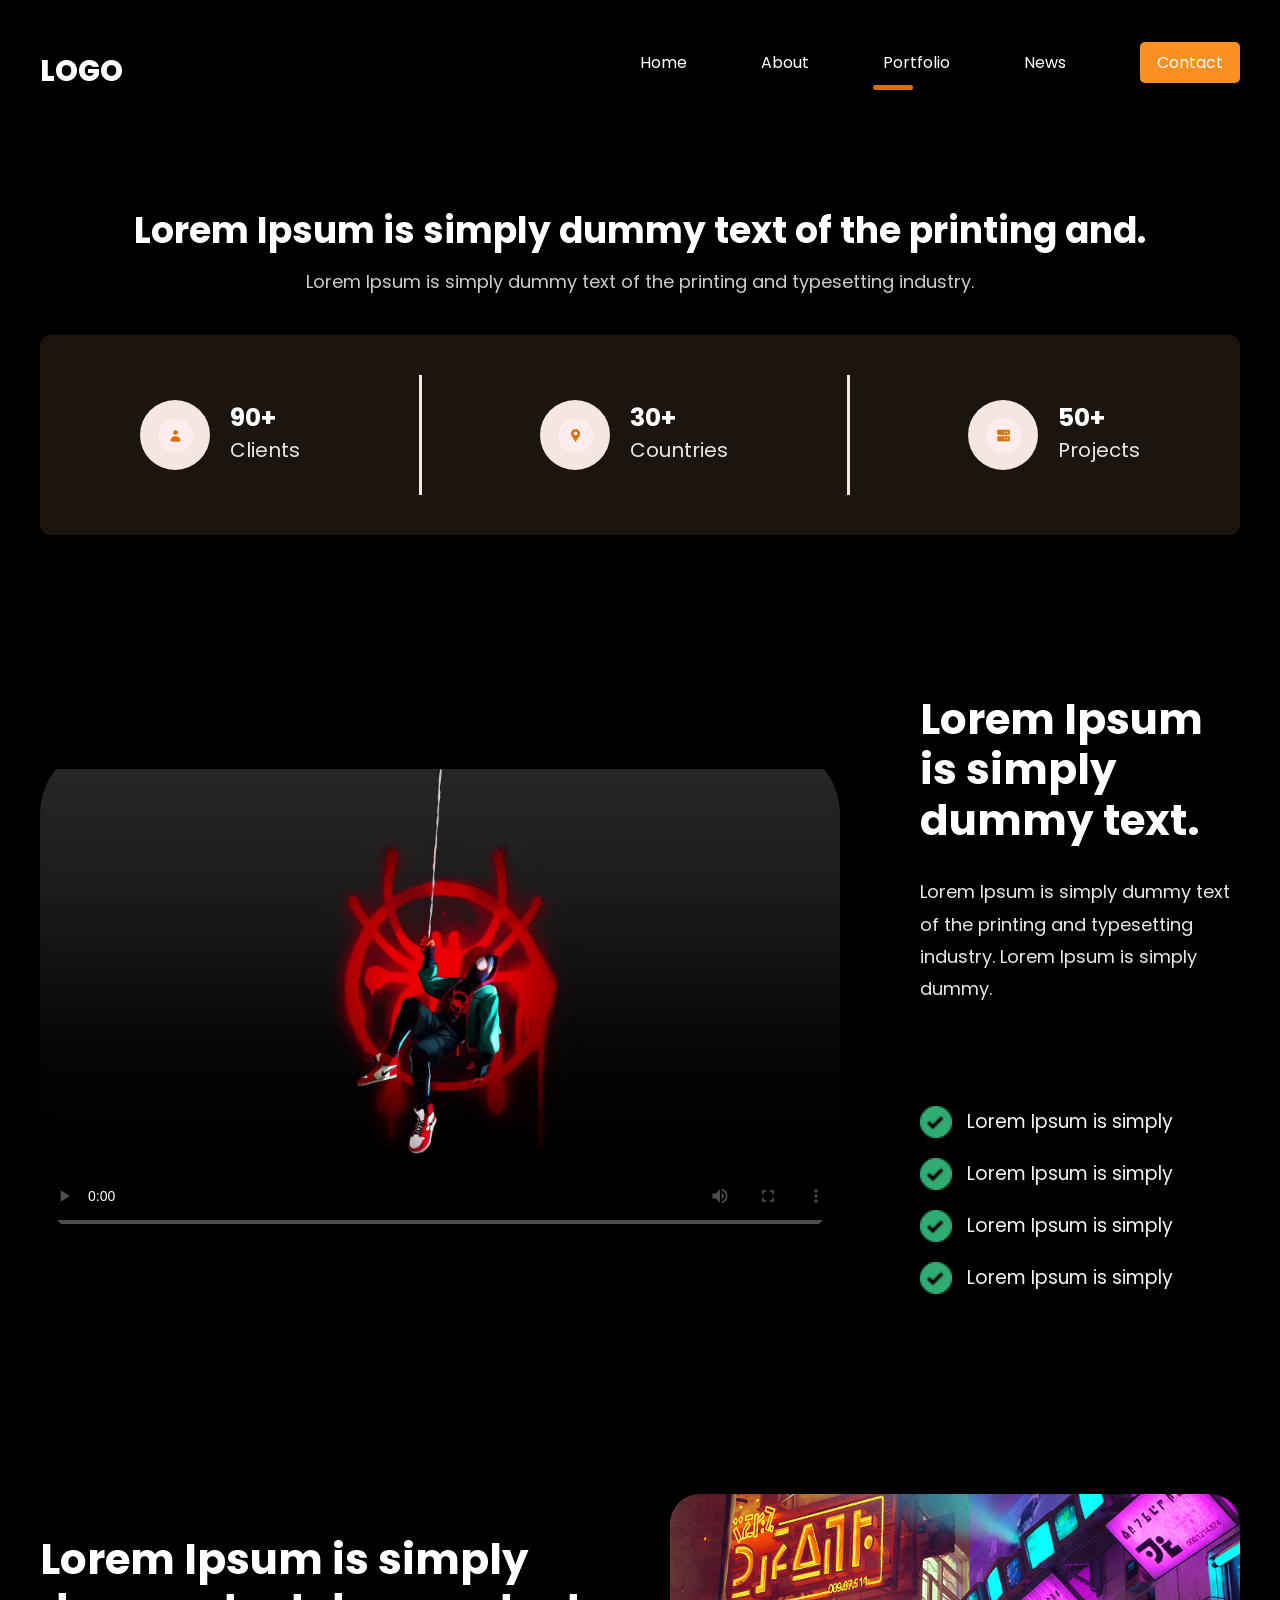
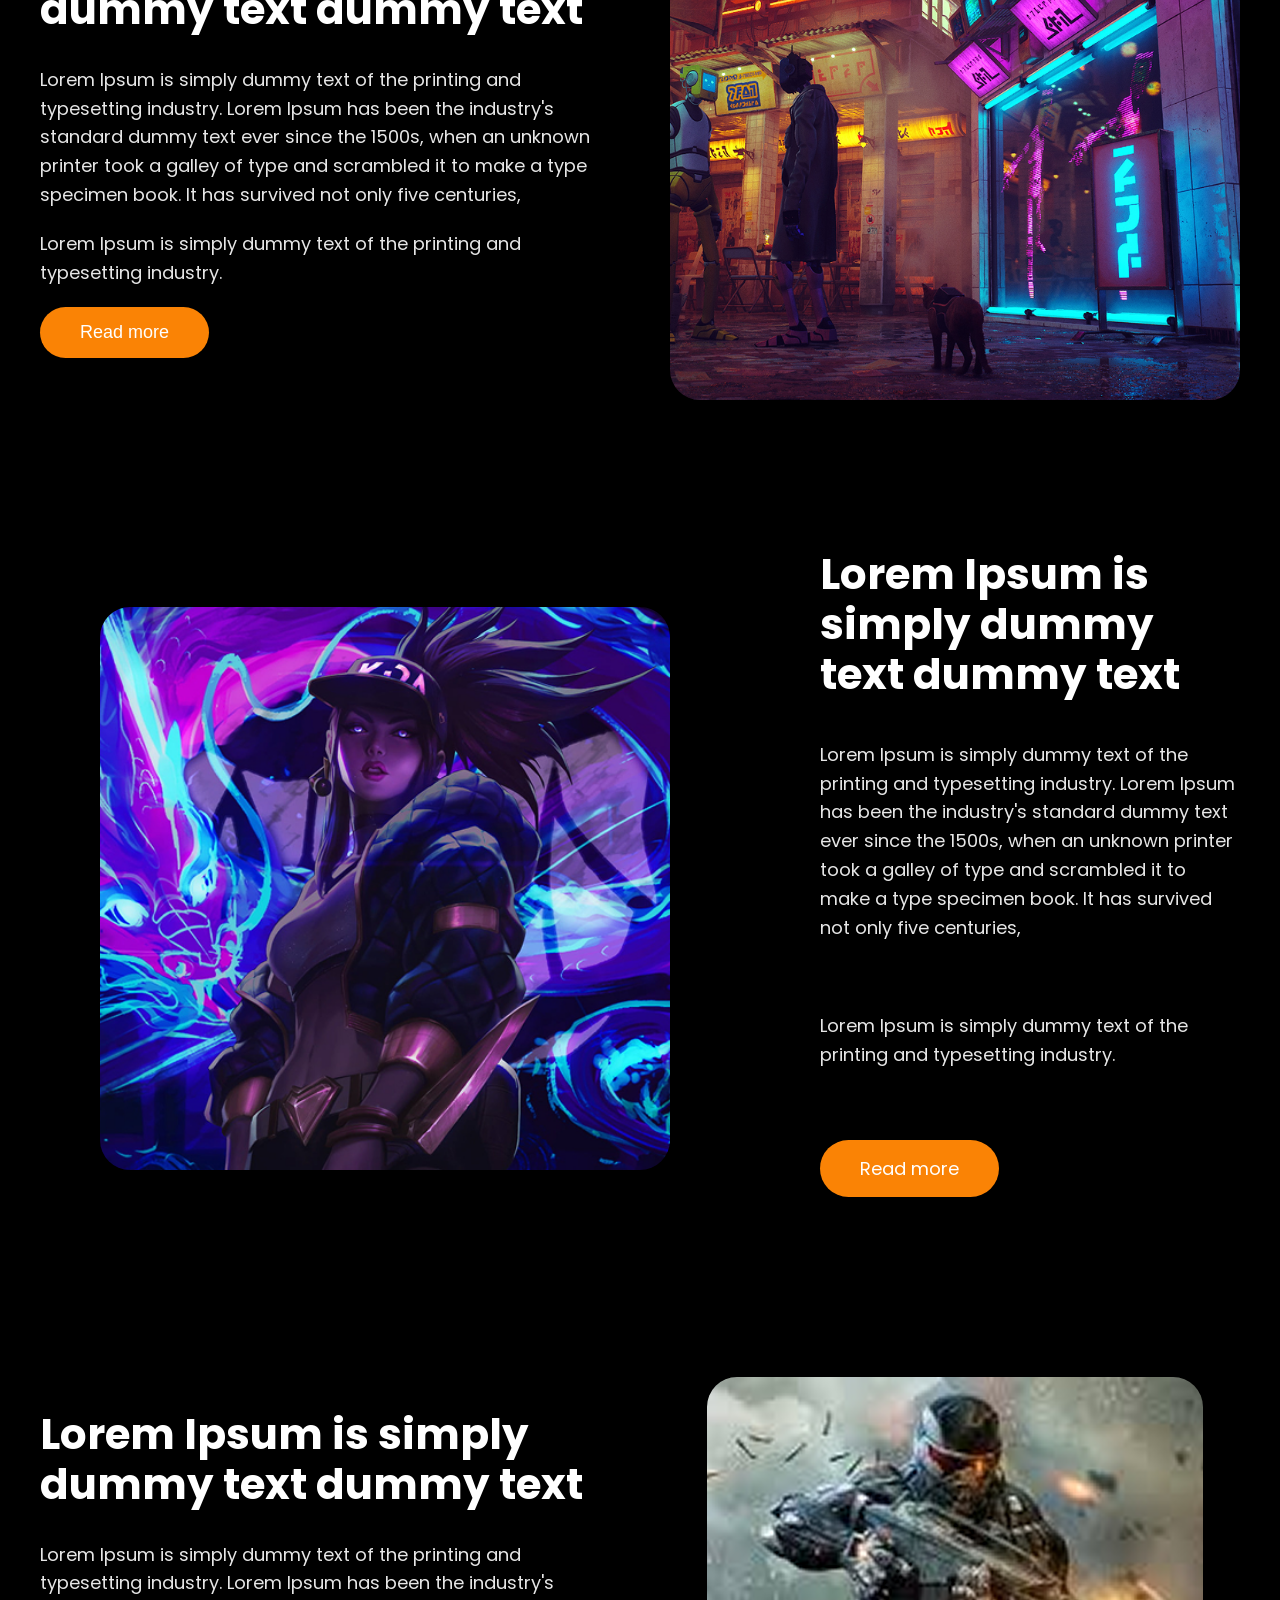
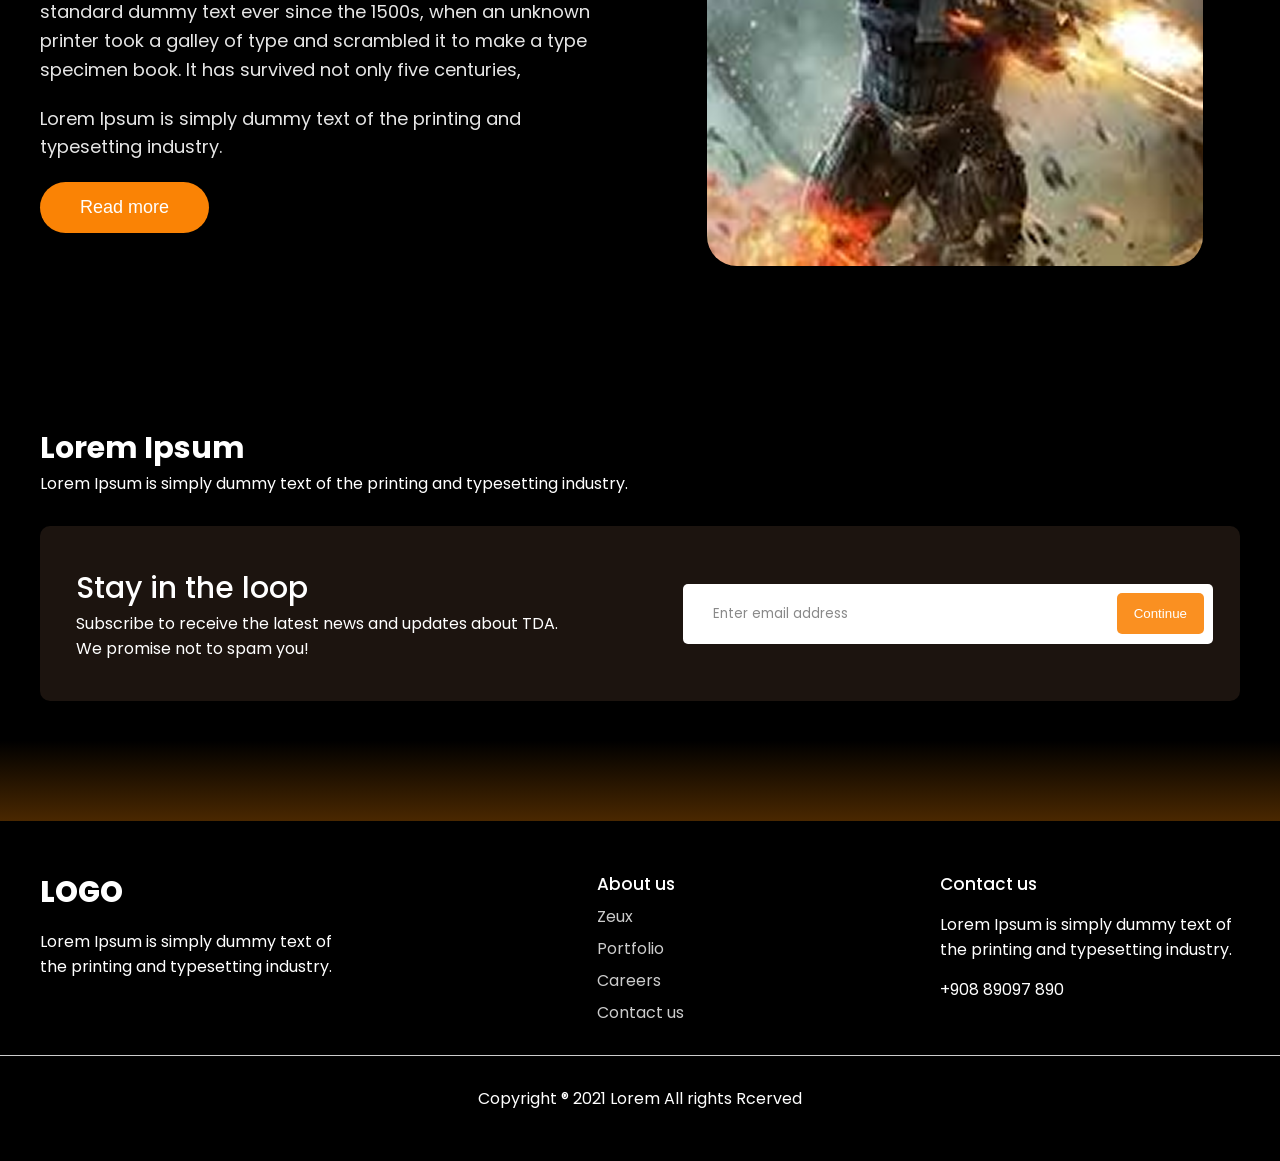
<file: portfolio.html>
<!DOCTYPE html>
<html lang="en">
<head>
    <meta charset="UTF-8">
    <meta name="viewport" content="width=device-width, initial-scale=1.0">
    <title>Game Website</title>
    <link rel="stylesheet" href="style.css">
</head>
<body>
    <div class="wrapper">
        <header class = "container">
            <span class = "logo">logo </span>
            <nav>
                <ul>
                    <li> <a href="/index.html">Home</a></li>
                    <li> <a href="/about.html">About</a></li>
                    <li class = "active"> <a href="portfolio.html">Portfolio</a></li>
                    <li> <a href="/news.html">News</a></li>
                    <li class="btn"> <a href="/contacts.html">Contact</a></li>
                </ul>
            </nav>
        </header>
        <div class="Text_portfolio">
            <h2>Lorem Ipsum is simply dummy text of the printing and.</h2>
            <p>Lorem Ipsum is simply dummy text of the printing and typesetting industry.</p>

            <div class="stats-block">
                <div class="stat-item">
                    <div class="icon-circle">
                        <img src="img/user.png" alt="Clients">
                    </div>
                    <div class="text">
                        <h3>90+</h3>
                        <p>Clients</p>
                    </div>
                </div>

                <div class="divider"></div>

                <div class="stat-item">
                    <div class="icon-circle">
                        <img src="img/location.png" alt="Countries">
                    </div>
                    <div class="text">
                        <h3>30+</h3>
                        <p>Countries</p>
                    </div>
                </div>

                <div class="divider"></div>

                <div class="stat-item">
                    <div class="icon-circle">
                        <img src="img/Server.png" alt="Projects">
                    </div>
                    <div class="text">
                        <h3>50+</h3>
                        <p>Projects</p>
                    </div>
                </div>
            </div>
        </div>

        <div class="spader">
            <video controls 
                poster="img/video-poster.jpg"
                preload="metadata">
                <source src="video/video_2026-01-06_01-48-25.mp4" type="video/mp4">
               
            </video>

            <div class="spaderText">
                <h2>Lorem Ipsum is simply dummy text.</h2>
                <p>Lorem Ipsum is simply dummy text of the printing and typesetting industry. Lorem Ipsum is simply dummy.</p>

                <div class="benefits-list">
                    <div class="benefit-item">
                        <img src="img/Galochka.png" alt="Галочка">
                        <p>Lorem Ipsum is simply</p>
                    </div>
                    <div class="benefit-item">
                        <img src="img/Galochka.png" alt="Галочка">
                        <p>Lorem Ipsum is simply</p>
                    </div>
                    <div class="benefit-item">
                        <img src="img/Galochka.png" alt="Галочка">
                        <p>Lorem Ipsum is simply</p>
                    </div>
                    <div class="benefit-item">
                        <img src="img/Galochka.png" alt="Галочка">
                        <p>Lorem Ipsum is simply</p>
                    </div>
                </div>
            </div>
        </div>

        
            <div class="description1">
                <div class="description-text">
                    <h2>Lorem Ipsum is simply dummy text dummy text</h2>
                    <p>Lorem Ipsum is simply dummy text of the printing and typesetting industry. Lorem Ipsum has been the industry's standard dummy text ever since the 1500s, when an unknown printer took a galley of type and scrambled it to make a type specimen book. It has survived not only five centuries,</p>
                    <p>Lorem Ipsum is simply dummy text of the printing and typesetting industry.</p>
                    <button class="btn">Read more</button>
                </div>
                <div class="description-image">
                    <img src="img/about-banner.png" alt="About banner">
                </div>
            </div>
        
        

        <div class="hero-section">
            <img src="img/girl.png" alt="Anime character" class="hero-image">
            <div class="content-section">
                <h1>Lorem Ipsum is simply dummy text dummy text</h1>
                <p>
                    Lorem Ipsum is simply dummy text of the printing and typesetting industry. Lorem Ipsum has been the industry's standard dummy text ever since the 1500s, when an unknown printer took a galley of type and scrambled it to make a type specimen book. It has survived not only five centuries,
                </p>
                <p>
                    Lorem Ipsum is simply dummy text of the printing and typesetting industry.
                </p>
                <a href="#" class="read-more-btn">Read more</a>
            </div>
        </div>

        <div class="description1">
            <div class="description-text">
                <h2>Lorem Ipsum is simply dummy text dummy text</h2>
                <p>Lorem Ipsum is simply dummy text of the printing and typesetting industry. Lorem Ipsum has been the industry's standard dummy text ever since the 1500s, when an unknown printer took a galley of type and scrambled it to make a type specimen book. It has survived not only five centuries,</p>
                <p>Lorem Ipsum is simply dummy text of the printing and typesetting industry.</p>
                <button class="btn">Read more</button>
            </div>
            <div class="description-image">
                <img src="img/warrior.png" alt="About banner">
            </div>
        </div>

        <div class="container email">
            <h3>Lorem Ipsum</h3>
            <p>Lorem Ipsum is simply dummy text of the printing and typesetting industry. </p>   
            <div class="block">
                <div>
                    <h4>Stay in the loop</h4>
                    <p>Subscribe to receive the latest news and updates about TDA.
We promise not to spam you! </p>
                </div>
                <div>
                    <input type="email" id = "emailField" placeholder="Enter email address">
                    <button onclick="checkEmail()">Continue</button>
                </div>
            </div>
        </div>

        



        

        



    </div>
    

    <footer>
        <div class="blocks container">
            <div>
                <span class="logo">logo</span>
                <p>Lorem Ipsum is simply dummy text of the printing and typesetting industry. </p>
            </div>
            <div>
                <h4>About us</h4>
                <ul>
                    <li>Zeux</li>
                    <li>Portfolio</li>
                    <li>Careers</li>
                    <li>Contact us</li>
                </ul>
            </div>
            <div>
                <h4>Contact us</h4>
                <p>Lorem Ipsum is simply dummy text of the printing and typesetting industry. </p>
                <p>+908 89097 890</p>
            </div>
        </div>
        <hr>
        <p>Copyright ® 2021 Lorem All rights Rcerved</p>

    </footer>

</body>
</html>
</file>
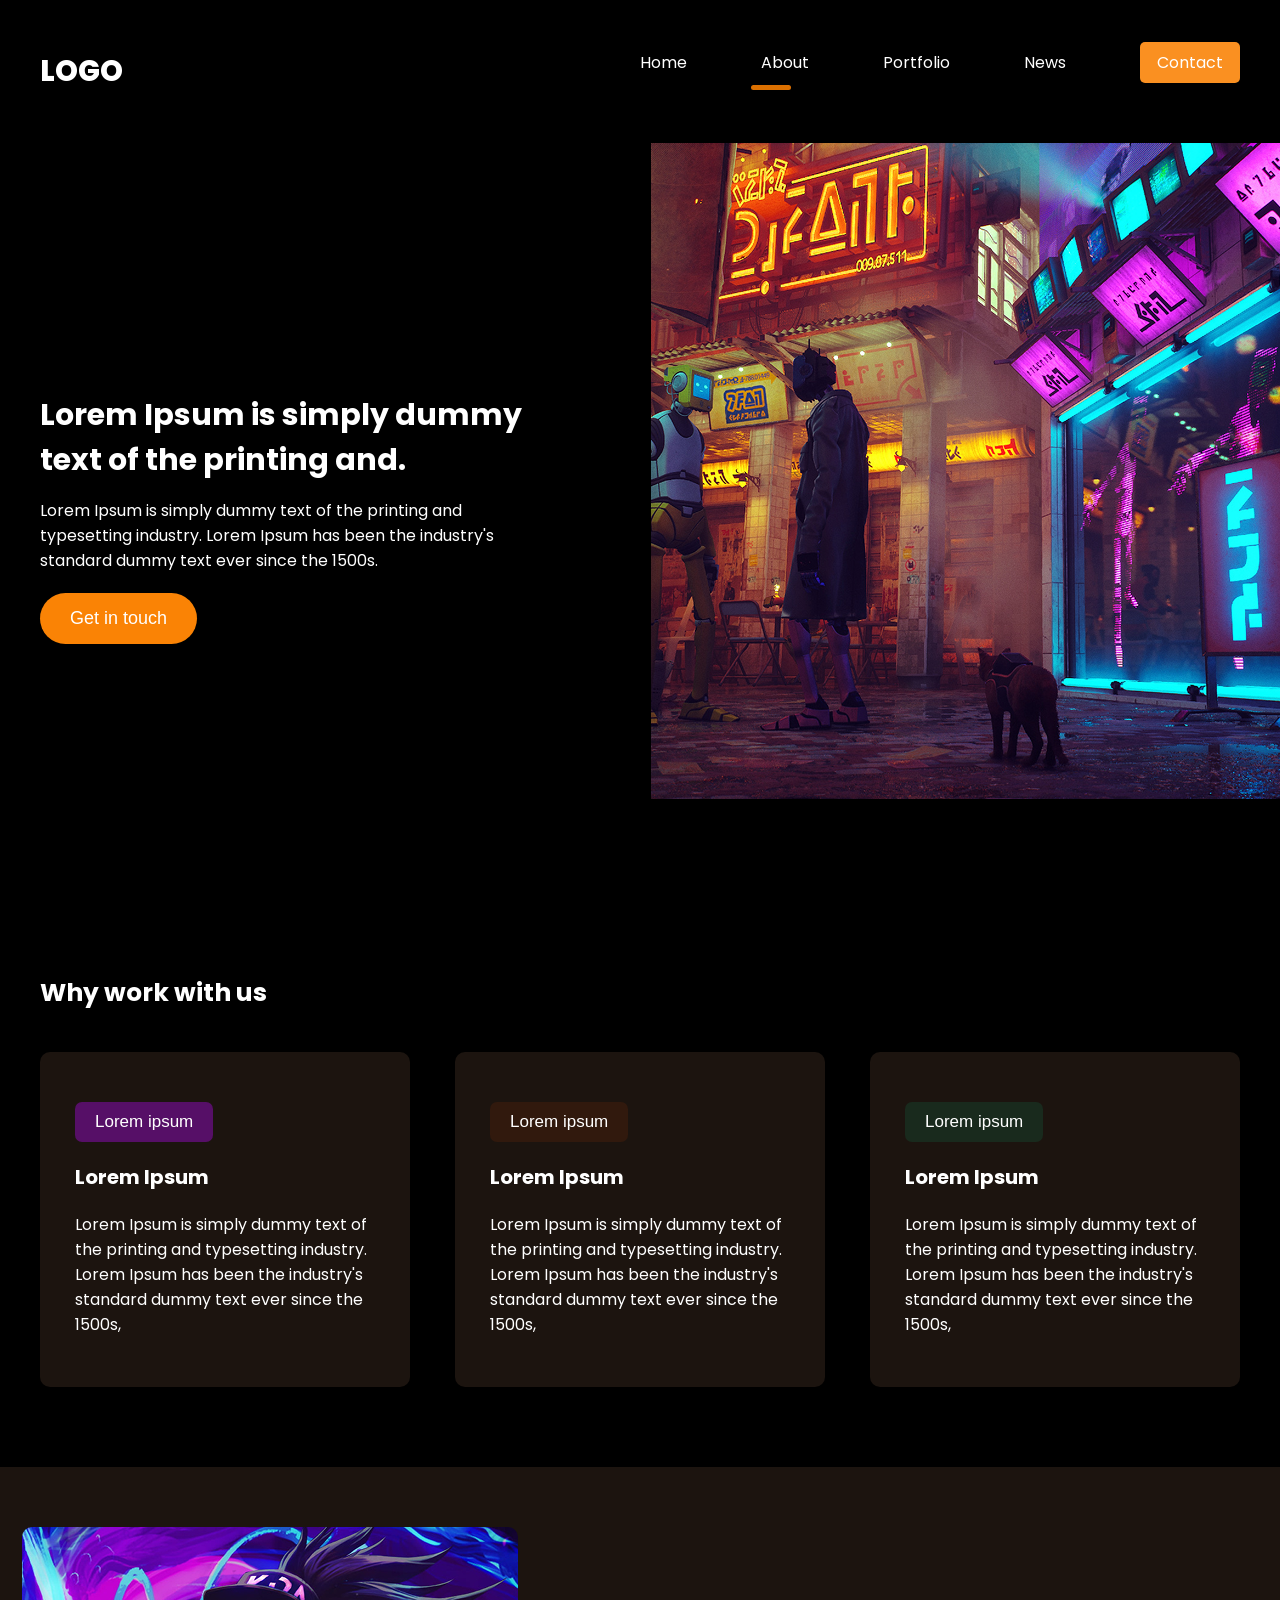
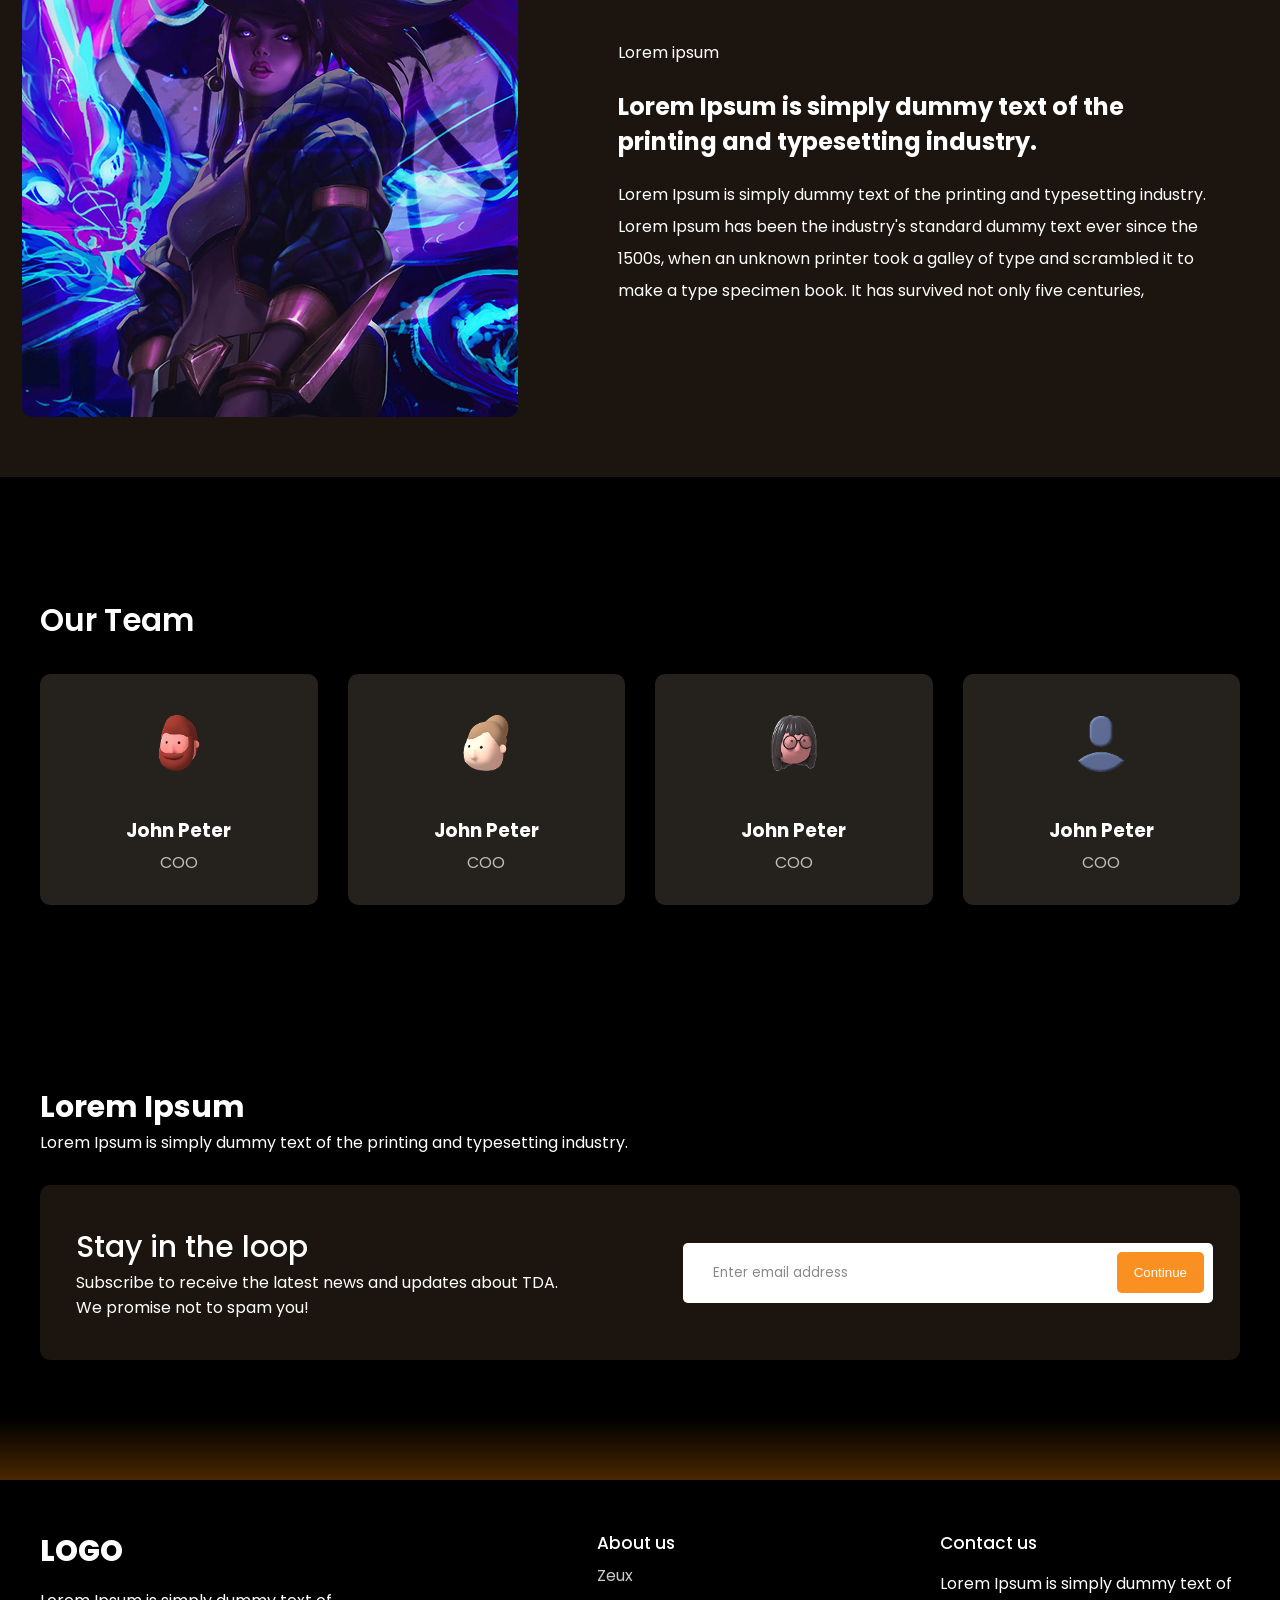
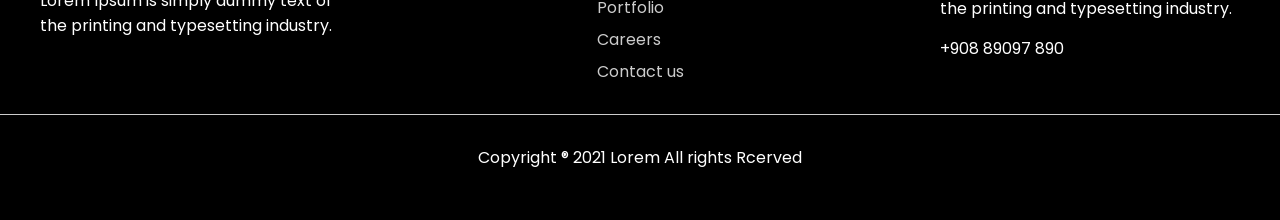
<file: сайт для севгу/about.html>
<!DOCTYPE html>
<html lang="en">
<head>
    <meta charset="UTF-8">
    <meta name="viewport" content="width=device-width, initial-scale=1.0">
    <title>Game Website</title>
    <link rel="stylesheet" href="style.css">
</head>
<body>
    <div class="wrapper">
        <header class = "container">
            <span class = "logo">logo </span>
            <nav>
                <ul>
                    <li> <a href="/index.html">Home</a></li>
                    <li class = " active"> <a href="/about.html">About</a></li>
                    <li> <a href="/portfolio.html">Portfolio</a></li>
                    <li> <a href="/news.html">News</a></li>
                    <li class="btn"> <a href="/contacts.html">Contact</a></li>
                </ul>
            </nav>
        </header>
        <div class="hero-about container">
            <div class="info">
                <h1>Lorem Ipsum is simply dummy text of the printing and.</h1>
                <p>Lorem Ipsum is simply dummy text of the printing and typesetting industry. Lorem Ipsum has been the industry's standard dummy text ever since the 1500s.</p>
                <button class="btn">Get in touch </button>
            </div>
            <img src="/img/about-banner.png" alt="">
        </div>

        <div class="container work">
            <h2>Why work with us</h2>
            <div class="blocks">
                <div class="block">
                    <button class="badge purple">Lorem ipsum</button>
                    <h3>Lorem Ipsum</h3>
                    <p>Lorem Ipsum is simply dummy text of the printing and typesetting industry. Lorem Ipsum has been the industry's standard dummy text ever since the 1500s,</p>
                </div>

                <div class="block">
                    <button  class="badge brown">Lorem ipsum</button>
                    <h3>Lorem Ipsum</h3>
                    <p>Lorem Ipsum is simply dummy text of the printing and typesetting industry. Lorem Ipsum has been the industry's standard dummy text ever since the 1500s,</p>
                </div>

                <div class="block">
                    <button  class="badge green">Lorem ipsum</button>
                    <h3>Lorem Ipsum</h3>
                    <p>Lorem Ipsum is simply dummy text of the printing and typesetting industry. Lorem Ipsum has been the industry's standard dummy text ever since the 1500s,</p>
                </div>

            </div>
        </div>

        <div class="person">
            <img src="/img/girl.png" alt="">

            <div>
                <p class="text1">Lorem ipsum</p>
                <h2>Lorem Ipsum is simply dummy text of the printing and typesetting industry. </h2>
                <p>Lorem Ipsum is simply dummy text of the printing and typesetting industry. Lorem Ipsum has been the industry's standard dummy text ever since the 1500s, when an unknown printer took a galley of type and scrambled it to make a type specimen book. It has survived not only five centuries,</p>
            
            </div>

        </div>
        <div class="container frends">
            <h2 class="section-title">Our Team</h2>
                <div class="team-list">
                    <div class="team-card">
                        <img src="/img/Bill 1.png" alt="">
                        <h3>John Peter</h3>
                        <p>COO</p>
                    </div>

                    <div class="team-card">
                        <img src="/img/Beverly 1.png" alt="">
                        <h3>John Peter</h3>
                        <p>COO</p>
                    </div>

                    <div class="team-card">
                        <img src="/img/Claudia 1.png" alt="">
                        <h3>John Peter</h3>
                        <p>COO</p>
                    </div>

                    <div class="team-card">
                        <img src="/img/Avatar 1.png" alt="">
                        <h3>John Peter</h3>
                        <p>COO</p>
                    </div>
                </div>
        </div>

        <div class="container email">
            <h3>Lorem Ipsum</h3>
            <p>Lorem Ipsum is simply dummy text of the printing and typesetting industry. </p>   
            <div class="block">
                <div>
                    <h4>Stay in the loop</h4>
                    <p>Subscribe to receive the latest news and updates about TDA.
We promise not to spam you! </p>
                </div>
                <div>
                    <input type="email" id = "emailField" placeholder="Enter email address">
                    <button onclick="checkEmail()">Continue</button>
                </div>
            </div>
        </div>

        





    </div>

    <footer>
        <div class="blocks container">
            <div>
                <span class="logo">logo</span>
                <p>Lorem Ipsum is simply dummy text of the printing and typesetting industry. </p>
            </div>
            <div>
                <h4>About us</h4>
                <ul>
                    <li>Zeux</li>
                    <li>Portfolio</li>
                    <li>Careers</li>
                    <li>Contact us</li>
                </ul>
            </div>
            <div>
                <h4>Contact us</h4>
                <p>Lorem Ipsum is simply dummy text of the printing and typesetting industry. </p>
                <p>+908 89097 890</p>
            </div>
        </div>
        <hr>
        <p>Copyright ® 2021 Lorem All rights Rcerved</p>

    </footer>


    

    


</body>
</html>
</file>
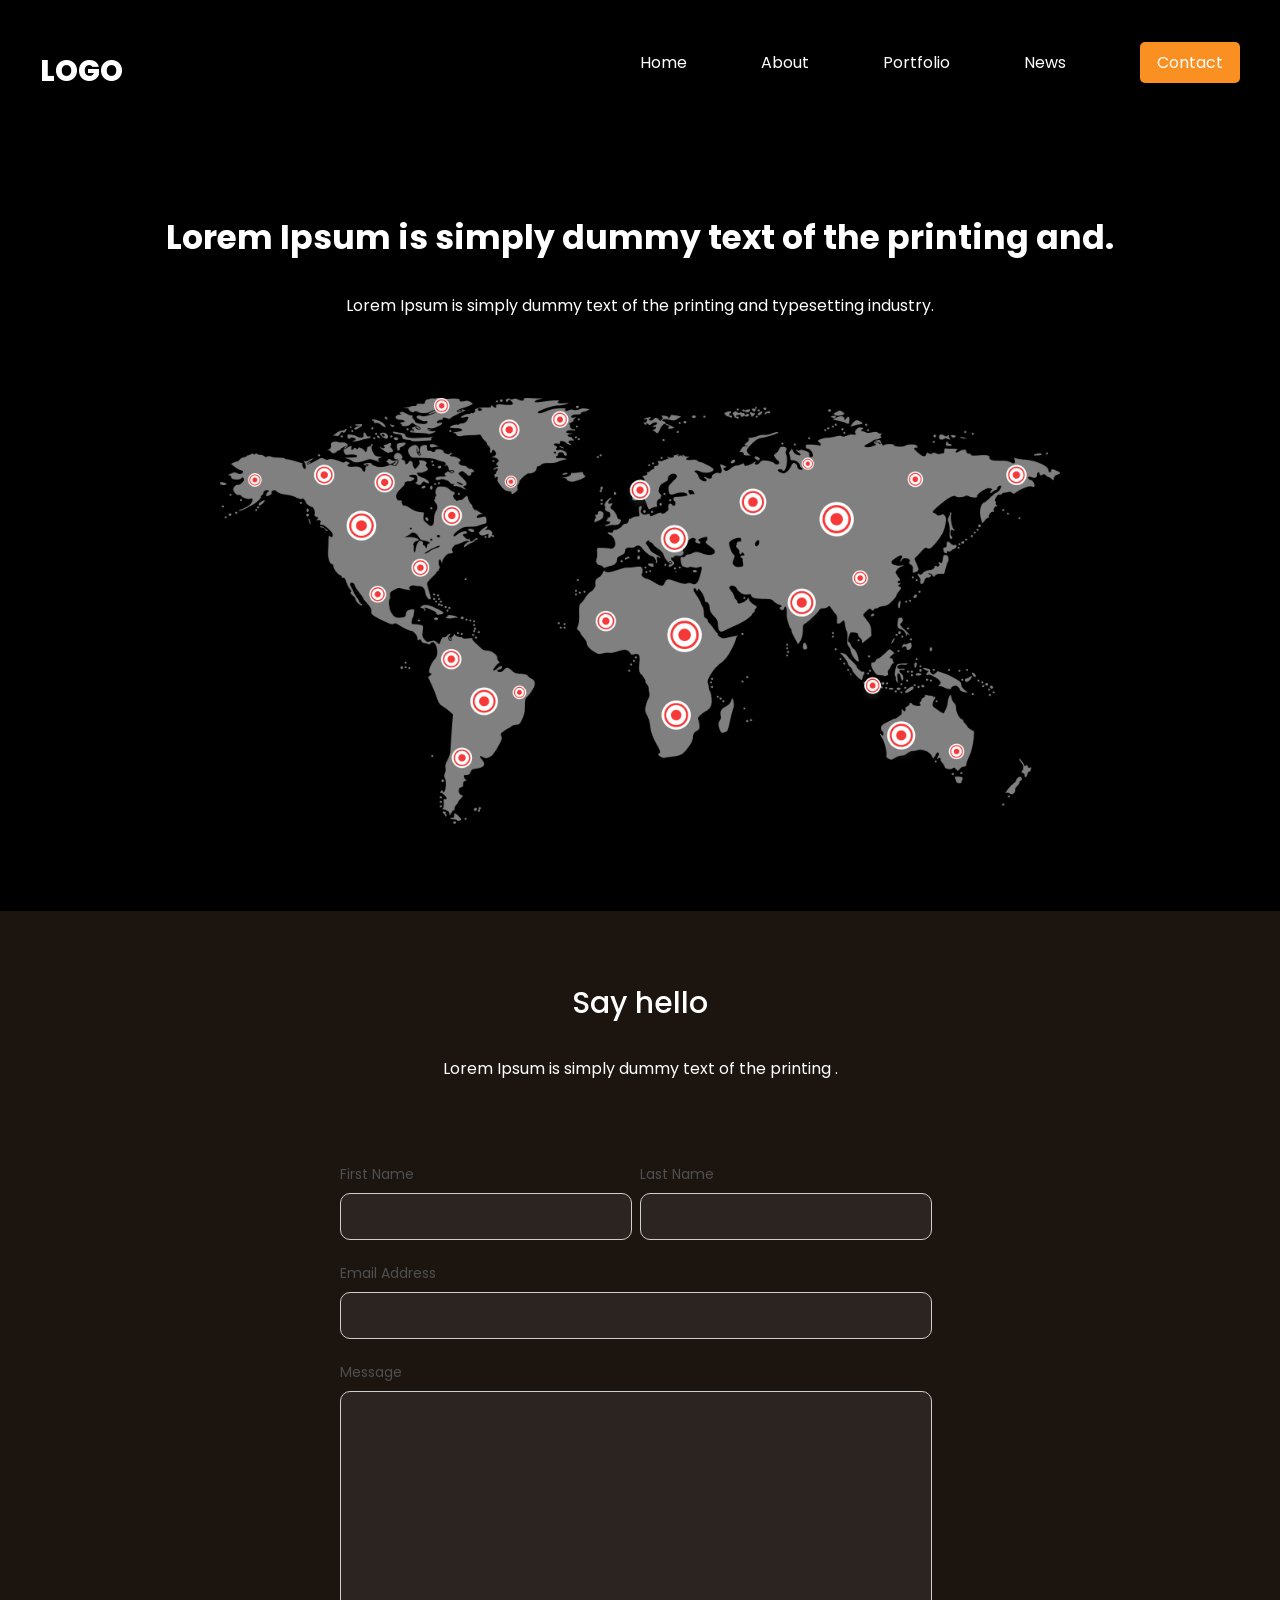
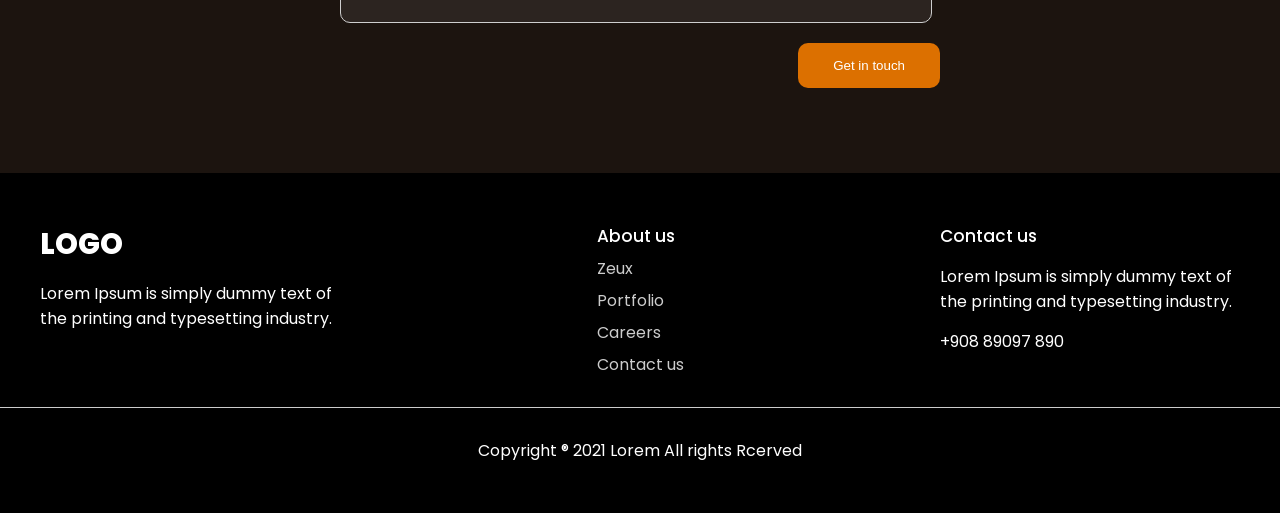
<file: сайт для севгу/contacts.html>
<!DOCTYPE html>
<html lang="en">
<head>
    <meta charset="UTF-8">
    <meta name="viewport" content="width=device-width, initial-scale=1.0">
    <title>Game Website</title>
    <link rel="stylesheet" href="style.css">
</head>
<body>
    <header class = "container">
        <span class = "logo">logo </span>
        <nav>
            <ul>
                <li> <a href="/index.html">Home</a></li>
                <li> <a href="/about.html">About</a></li>
                <li> <a href="/portfolio.html">Portfolio</a></li>
                <li> <a href="/news.html">News</a></li>
                <li class="btn"> <a href="/contacts.html">Contact</a></li>
            </ul>
        </nav>
    </header>

    <div class="container hero-contacts">
        <h1>Lorem Ipsum is simply dummy text of the printing and.</h1>
        <p>Lorem Ipsum is simply dummy text of the printing and typesetting industry. </p>
        <img src="/img/Global.png" alt="">
    </div>


    <div class="feedback">
        <div class="container">
            <h2>Say hello</h2>
            <p>Lorem Ipsum is simply dummy text of the printing .</p>

            <form>
                <div class="inline">
                    <div>
                        <label>First Name</label>
                        <input type="text">
                    </div>
                    <div>
                        <label>Last Name</label>
                        <input type="text">
                    </div>
                </div>

                <label>Email Address</label>
                <input type="email" class="one-line" >
                <label>Message</label>
                <textarea class="one-line"></textarea>

                <button type="button">Get in touch</button>
                

            </form>


        </div>
    </div>

    <footer>
        <div class="blocks container">
            <div>
                <span class="logo">logo</span>
                <p>Lorem Ipsum is simply dummy text of the printing and typesetting industry. </p>
            </div>
            <div>
                <h4>About us</h4>
                <ul>
                    <li>Zeux</li>
                    <li>Portfolio</li>
                    <li>Careers</li>
                    <li>Contact us</li>
                </ul>
            </div>
            <div>
                <h4>Contact us</h4>
                <p>Lorem Ipsum is simply dummy text of the printing and typesetting industry. </p>
                <p>+908 89097 890</p>
            </div>
        </div>
        <hr>
        <p>Copyright ® 2021 Lorem All rights Rcerved</p>

    </footer>


    


</body>
</html>
</file>
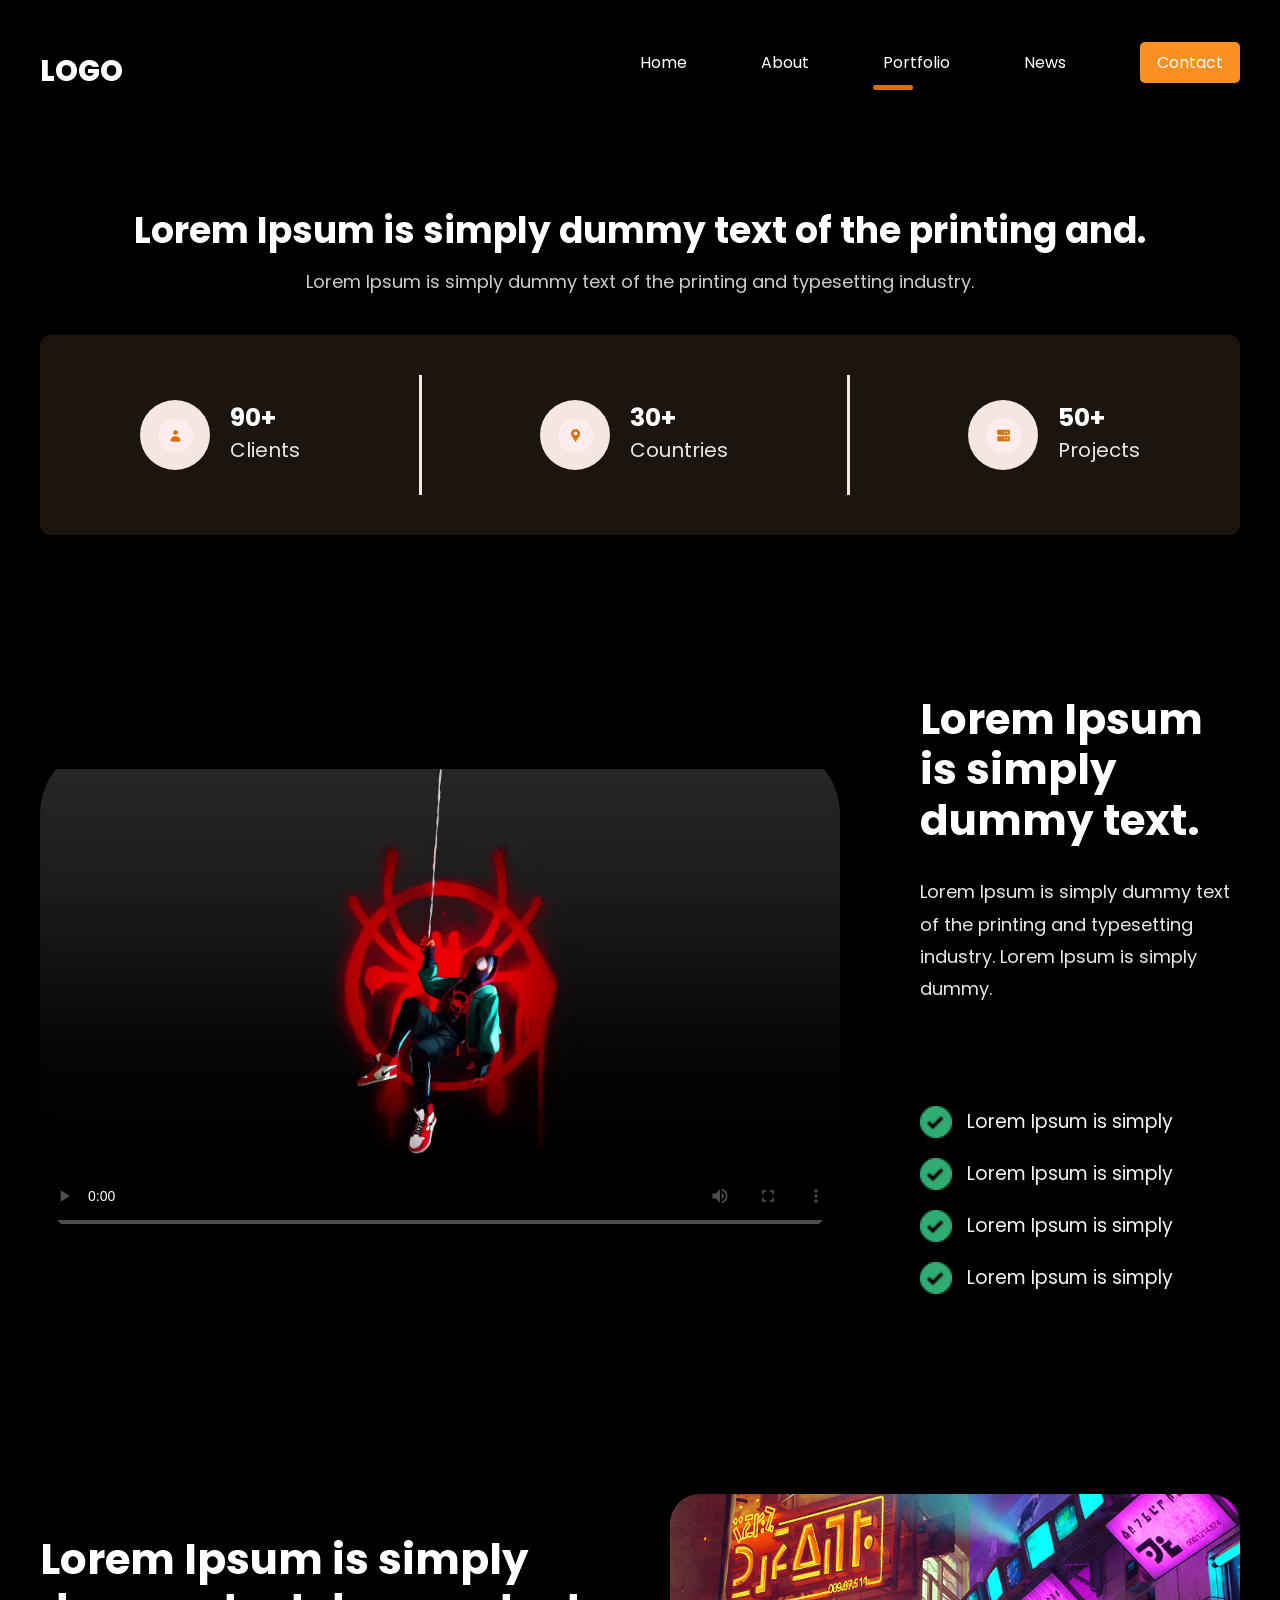
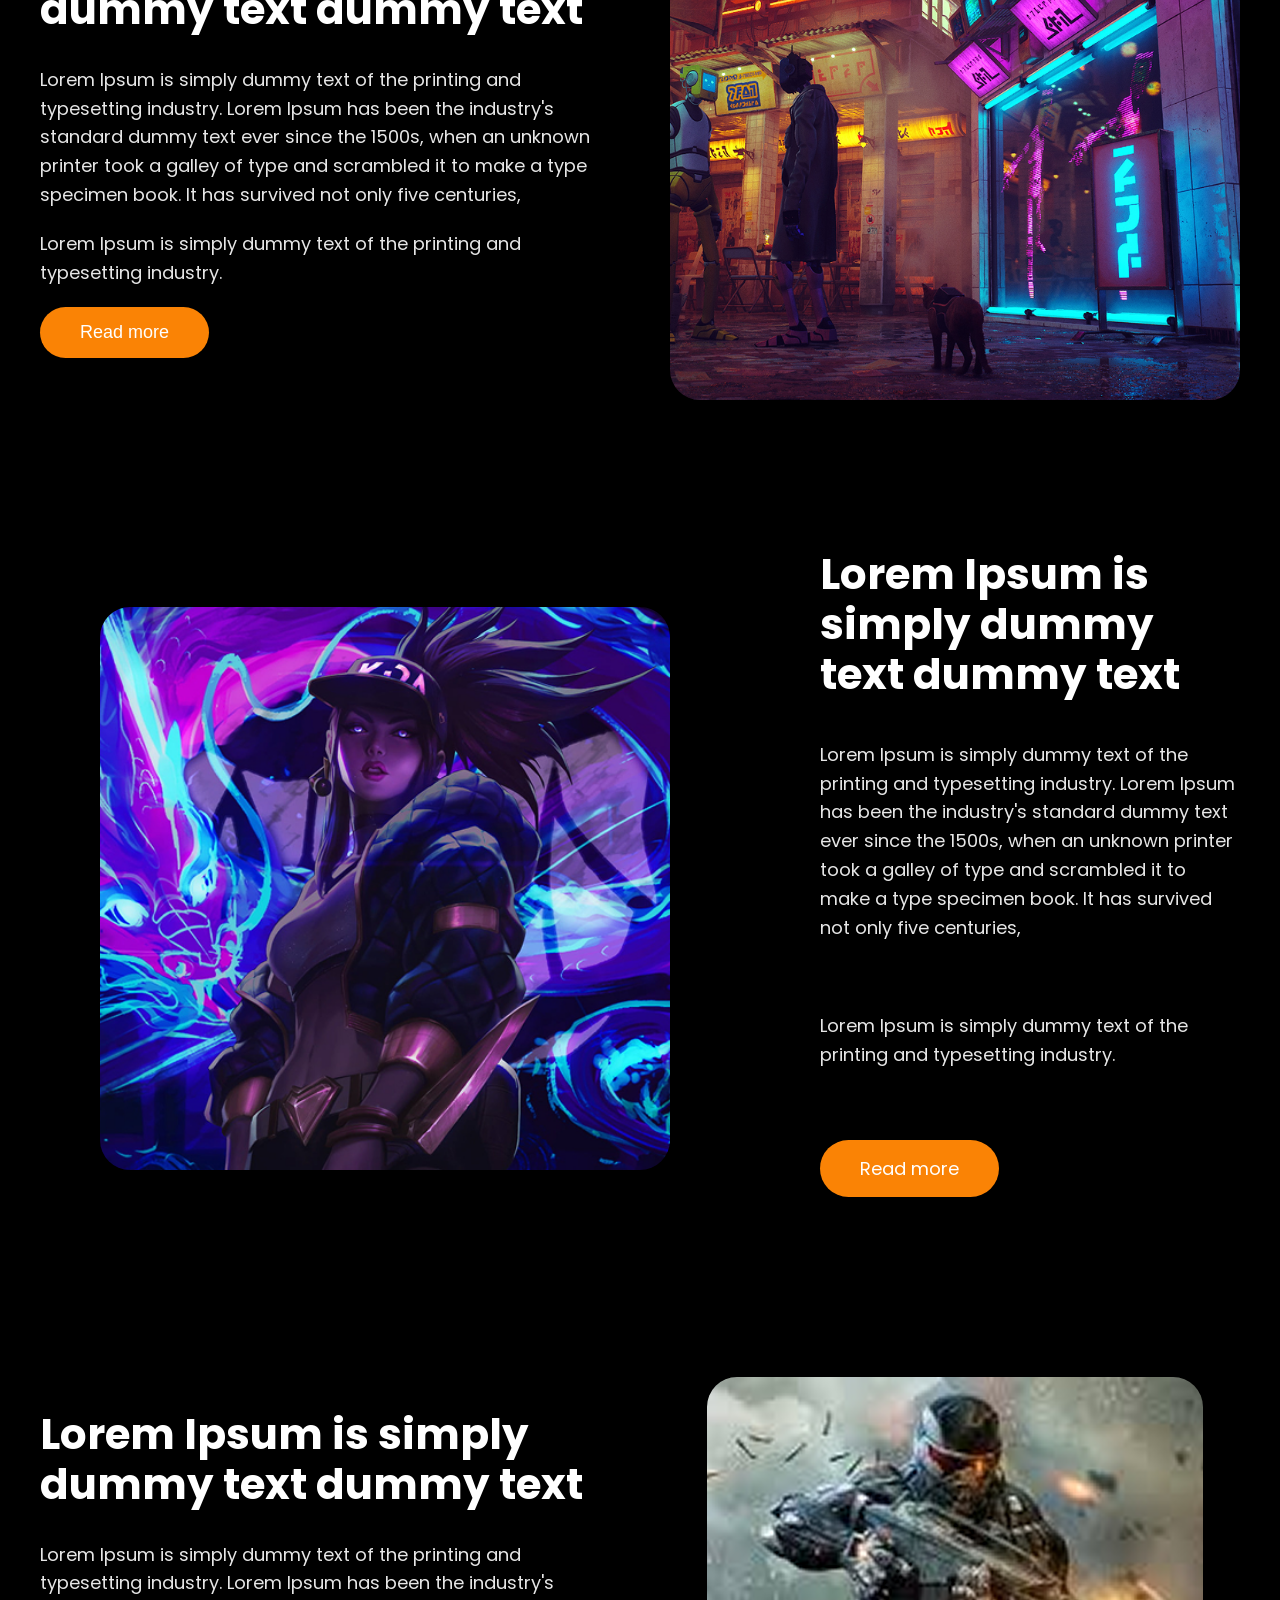
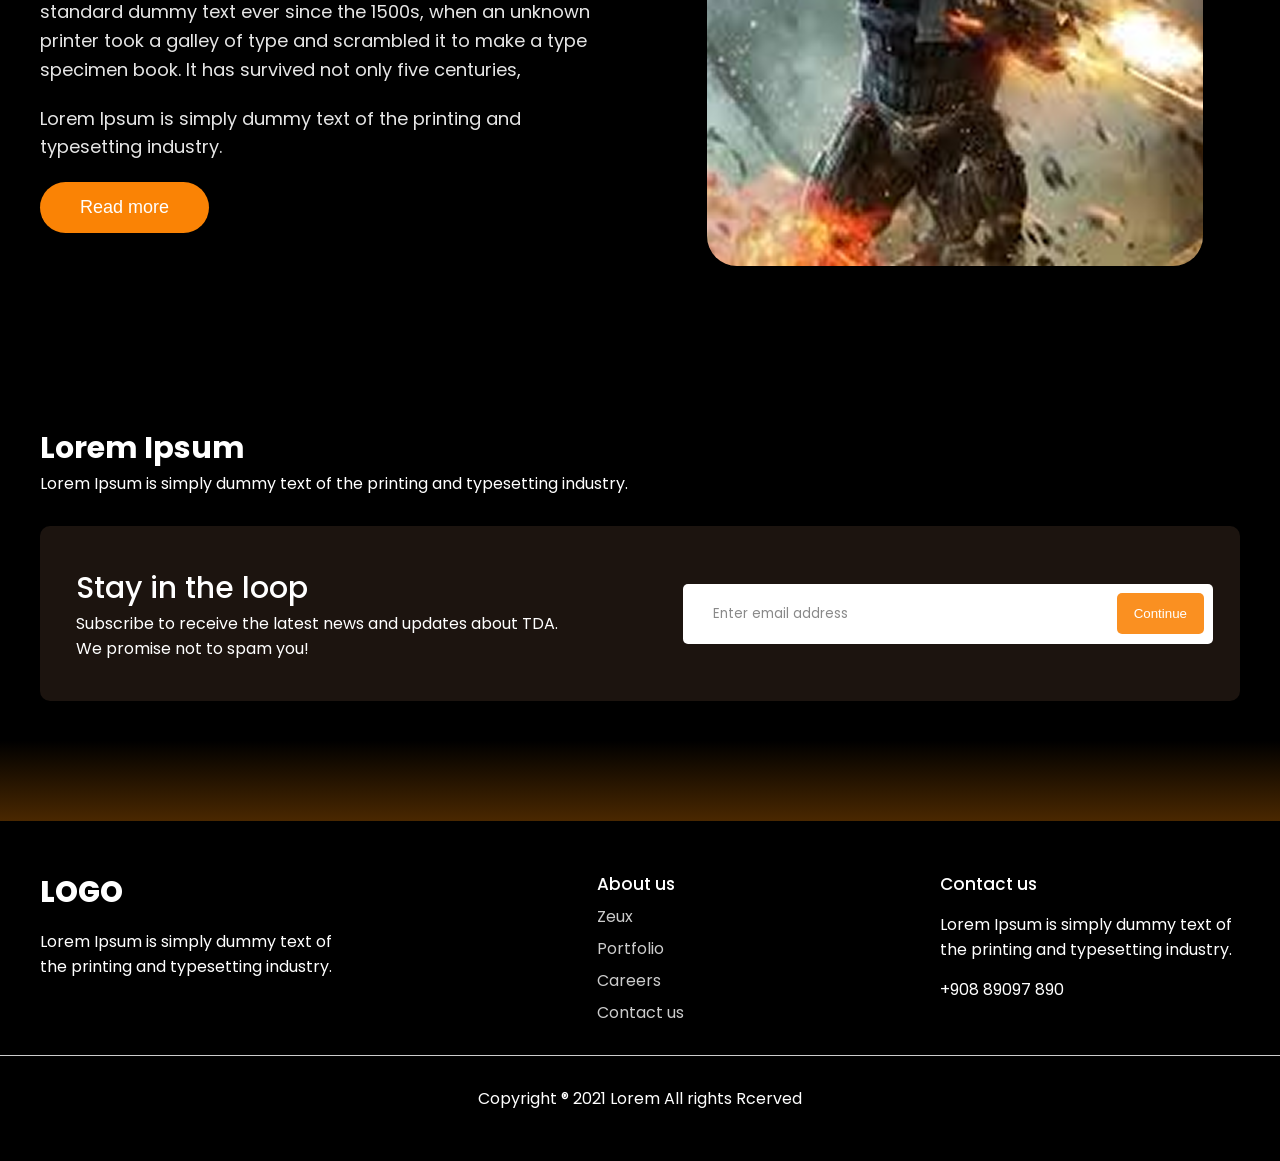
<file: сайт для севгу/portfolio.html>
<!DOCTYPE html>
<html lang="en">
<head>
    <meta charset="UTF-8">
    <meta name="viewport" content="width=device-width, initial-scale=1.0">
    <title>Game Website</title>
    <link rel="stylesheet" href="style.css">
</head>
<body>
    <div class="wrapper">
        <header class = "container">
            <span class = "logo">logo </span>
            <nav>
                <ul>
                    <li> <a href="/index.html">Home</a></li>
                    <li> <a href="/about.html">About</a></li>
                    <li class = "active"> <a href="portfolio.html">Portfolio</a></li>
                    <li> <a href="/news.html">News</a></li>
                    <li class="btn"> <a href="/contacts.html">Contact</a></li>
                </ul>
            </nav>
        </header>
        <div class="Text_portfolio">
            <h2>Lorem Ipsum is simply dummy text of the printing and.</h2>
            <p>Lorem Ipsum is simply dummy text of the printing and typesetting industry.</p>

            <div class="stats-block">
                <div class="stat-item">
                    <div class="icon-circle">
                        <img src="/img/user.png" alt="Clients">
                    </div>
                    <div class="text">
                        <h3>90+</h3>
                        <p>Clients</p>
                    </div>
                </div>

                <div class="divider"></div>

                <div class="stat-item">
                    <div class="icon-circle">
                        <img src="/img/location.png" alt="Countries">
                    </div>
                    <div class="text">
                        <h3>30+</h3>
                        <p>Countries</p>
                    </div>
                </div>

                <div class="divider"></div>

                <div class="stat-item">
                    <div class="icon-circle">
                        <img src="/img/Server.png" alt="Projects">
                    </div>
                    <div class="text">
                        <h3>50+</h3>
                        <p>Projects</p>
                    </div>
                </div>
            </div>
        </div>

        <div class="spader">
            <video controls 
                poster="/img/video-poster.jpg"
                preload="metadata">
                <source src="/video/video_2026-01-06_01-48-25.mp4" type="video/mp4">
               
            </video>

            <div class="spaderText">
                <h2>Lorem Ipsum is simply dummy text.</h2>
                <p>Lorem Ipsum is simply dummy text of the printing and typesetting industry. Lorem Ipsum is simply dummy.</p>

                <div class="benefits-list">
                    <div class="benefit-item">
                        <img src="/img/Galochka.png" alt="Галочка">
                        <p>Lorem Ipsum is simply</p>
                    </div>
                    <div class="benefit-item">
                        <img src="/img/Galochka.png" alt="Галочка">
                        <p>Lorem Ipsum is simply</p>
                    </div>
                    <div class="benefit-item">
                        <img src="/img/Galochka.png" alt="Галочка">
                        <p>Lorem Ipsum is simply</p>
                    </div>
                    <div class="benefit-item">
                        <img src="/img/Galochka.png" alt="Галочка">
                        <p>Lorem Ipsum is simply</p>
                    </div>
                </div>
            </div>
        </div>

        
            <div class="description1">
                <div class="description-text">
                    <h2>Lorem Ipsum is simply dummy text dummy text</h2>
                    <p>Lorem Ipsum is simply dummy text of the printing and typesetting industry. Lorem Ipsum has been the industry's standard dummy text ever since the 1500s, when an unknown printer took a galley of type and scrambled it to make a type specimen book. It has survived not only five centuries,</p>
                    <p>Lorem Ipsum is simply dummy text of the printing and typesetting industry.</p>
                    <button class="btn">Read more</button>
                </div>
                <div class="description-image">
                    <img src="/img/about-banner.png" alt="About banner">
                </div>
            </div>
        
        

        <div class="hero-section">
            <img src="/img/girl.png" alt="Anime character" class="hero-image">
            <div class="content-section">
                <h1>Lorem Ipsum is simply dummy text dummy text</h1>
                <p>
                    Lorem Ipsum is simply dummy text of the printing and typesetting industry. Lorem Ipsum has been the industry's standard dummy text ever since the 1500s, when an unknown printer took a galley of type and scrambled it to make a type specimen book. It has survived not only five centuries,
                </p>
                <p>
                    Lorem Ipsum is simply dummy text of the printing and typesetting industry.
                </p>
                <a href="#" class="read-more-btn">Read more</a>
            </div>
        </div>

        <div class="description1">
            <div class="description-text">
                <h2>Lorem Ipsum is simply dummy text dummy text</h2>
                <p>Lorem Ipsum is simply dummy text of the printing and typesetting industry. Lorem Ipsum has been the industry's standard dummy text ever since the 1500s, when an unknown printer took a galley of type and scrambled it to make a type specimen book. It has survived not only five centuries,</p>
                <p>Lorem Ipsum is simply dummy text of the printing and typesetting industry.</p>
                <button class="btn">Read more</button>
            </div>
            <div class="description-image">
                <img src="/img/warrior.png" alt="About banner">
            </div>
        </div>

        <div class="container email">
            <h3>Lorem Ipsum</h3>
            <p>Lorem Ipsum is simply dummy text of the printing and typesetting industry. </p>   
            <div class="block">
                <div>
                    <h4>Stay in the loop</h4>
                    <p>Subscribe to receive the latest news and updates about TDA.
We promise not to spam you! </p>
                </div>
                <div>
                    <input type="email" id = "emailField" placeholder="Enter email address">
                    <button onclick="checkEmail()">Continue</button>
                </div>
            </div>
        </div>

        



        

        



    </div>
    

    <footer>
        <div class="blocks container">
            <div>
                <span class="logo">logo</span>
                <p>Lorem Ipsum is simply dummy text of the printing and typesetting industry. </p>
            </div>
            <div>
                <h4>About us</h4>
                <ul>
                    <li>Zeux</li>
                    <li>Portfolio</li>
                    <li>Careers</li>
                    <li>Contact us</li>
                </ul>
            </div>
            <div>
                <h4>Contact us</h4>
                <p>Lorem Ipsum is simply dummy text of the printing and typesetting industry. </p>
                <p>+908 89097 890</p>
            </div>
        </div>
        <hr>
        <p>Copyright ® 2021 Lorem All rights Rcerved</p>

    </footer>

</body>
</html>
</file>
<file: style.css>
@import url('https://fonts.googleapis.com/css2?family=Hubot+Sans:ital,wght@0,200..900;1,200..900&family=Poppins:ital,wght@0,100;0,200;0,300;0,400;0,500;0,600;0,700;0,800;0,900;1,100;1,200;1,300;1,400;1,500;1,600;1,700;1,800;1,900&display=swap');
*{
    margin: 0;
    padding: 0;
}

body {
  
  font-family: "Poppins", sans-serif;
  font-weight: 400;
  color: #fff;
  font-size: 16px;
  background: #000;
}

a {
    text-decoration: none;
}

img {
    max-width: 100%;
}

.wrapper{
    background: linear-gradient(180deg,rgba(0, 0, 0, 1) 98%, rgba(74, 40, 0, 1) 100%);
    width: 100%;
    overflow-x: hidden;


}

.container{
    width:1400px;
    margin: 0 auto  
}

header{
    padding: 50px 0;
    
}

span.logo, footer .blocks .logo .btn{
    text-transform: uppercase;
    font-size: 29px;
    font-weight: 800;
}

header nav{
    float: right;
    width: 50%;
}

header nav ul{
    list-style: none;
    display: flex;
    justify-content: space-between;
    z-index: 2;
    position: relative;
}

header nav ul li{
    display: inline-block;

}

header nav ul li.active::after{
    content: '';
    display: block;
    width: 40px;
    height: 5px;
    background: #DC7000;
    border-radius:  10px;
    position: relative;
    top: 10px;
    right: 10px;
}


header nav ul li a{
    color: #fff;
}

header nav ul li:not(.active):not(.btn) a:hover{
    border-bottom: 5px solid #DC7000;
}

header nav ul li.btn a, .email .block button{
    background:#FA9021;
    padding:  9px 17px;
    border-radius: 5px;
    transition: all 500ms ease;
}


header nav ul li.btn a:hover, .email .block button:hover{
    background: #d52b09;

}


.hero{
    padding-bottom: 100px;
    position: relative;
    z-index: 1;
}

    
.hero--info{
    width: 530px;
    padding-top: 70px;

}

.hero--info h2{
    color: #E87D0E;
    font-size: 20px;
    font-weight: 600;
}


.hero--info h1{
    font-size: 50px;
    font-weight: 600;
}


.hero--info p{
    font-size: 500;
    line-height: 170%;
    margin: 30px 0;
}




.hero--info  .btn, .hero-about .info .btn, .description1 .btn {
    background:#FA8305;
    color: #fff;
    border-radius: 50px;
    padding: 15px 30px;
    border: 0;
    transition: all 500ms ease;
    font-size: 18px;
}

.hero--info .btn:hover, .hero-about .info .btn:hover, .description1 .btn:hover{
    cursor: pointer;
    transform: scale(1.1);

}

.hero img{
    position: absolute;
    top: -150px;
    left: 600px;
}


/* Секция с играми*/

.trending{
    padding-top: 50px;
}

.trending h3{
    font-weight: 600;
    font-size: 31px; 
}

.trending .see-all /*.projects .see-all*/{
    color: #fff;
    background: #25211D ;
    border-radius: 5px;
    padding: 12px 23px;
    float: right;
    display: block;
    transition: all 500ms ease;
}

.trending .see-all:hover /*.projects .see-all:hover*/{
    transform: scale(1.1);
}

.trending .games{
    display: flex;
    justify-content: space-between;
    width: 100%;
    padding: 50px 0;
}

.trending .games span{
    display: block;
    text-align: center;
    margin-top: 20px;
}

.trending .games span img{
    position: relative;
    top: 5px;
    margin-right: 7px;
}



.big-text{
    padding: 50px 0;
    font-size: 35px;
    font-weight: 600;
    text-align: center;
    width: 800px;
}

.banner{
    padding: 80px 0;
}

.banner h3{
    font-size: 30px;
    font-weight: 600;
    margin-bottom: 30px;
}

.banner p{
    line-height: 170%;
    margin-bottom: 30px;
    width: 550px;
}

.banner img{
    width: 100%;
    margin-bottom: 30px;
}

.features{
    background: url("/img/Rectangle\ 5.png") no-repeat center center fixed;
    background-size: cover;
    padding: 80px 0;
}

.features h3, .features p{
    margin-bottom: 20px;
    text-align: center;
    max-width: 800px;
    margin-left: auto;
    margin-right: auto;
}

.features h3 {
    font-size: 30px;
}


.features .info{
    display: flex;
    justify-content: center ;
    flex-wrap: wrap;
}

.features .info .block{
    text-align: center;
    width: 20%;
    margin: 30px 2%;
}


.features .info .block img{
    margin-bottom: 15px;
}

.projects{
    padding: 100px 0;

}

.projects h3{
    font-size: 30px;
    text-align: center;


}

.projects p{
    margin: 40px 0;
    text-align: center;

}


.projects .images{
    display: flex;
    justify-content: space-around;
    margin-bottom: 25px;
}

.projects .see-all{
    float: none;
    width: 60px;
    text-align: center;
    margin:auto;
}


.projects .see-all{
    color: #fff;
    background: #25211D ;
    border-radius: 5px;
    padding: 12px 23px;
    float: right;
    display: block;
    transition: all 500ms ease;
}
.projects .see-all{
    float: none;
}

.projects .see-all:hover{
    transform: scale(1.1);
}


/* Нижняя часть*/

.email{
    padding-bottom: 120px;
}

.email h3{
    margin-top: 60px;
    font-size: 30px;
}

.email .block{
   background: #1C140F; 
   margin-top: 30px;
   border-radius: 10px;
   padding: 40px 3%;
   width: 94%;
   display: flex;
   justify-content: space-between;
   align-items: center;
}


.email .block h4{
    font-size: 30px;
    font-weight: 500;
}

.email .block p{
    width: 500px;
}

.email .block input{
    background: #fff;
    outline: none;
    border: 0;
    border-radius: 5px;
    width: 380px; 
    font-family: "Poppins", sans-serif;
    font-weight: 400;
    padding: 20px 30px;
    position: relative;
    right: -100px;
    z-index: 1;
    padding-right: 120px;
}


.email .block input::placeholder{
    color: #898989;
}


.email .block button{
    cursor: pointer;
    border: 0;
    padding: 13px 17px;
    position: relative;
    z-index: 2;
    color: #fff;
}

/* Страница про нас */

.hero-about {
    position: relative;
}


.hero-about .info{
    width: 500px;
    padding: 250px 0;
}

.hero-about .info h1{
    margin-bottom: 15px;
    font-size: 30px;
}

.hero-about .info .btn{
    margin-top: 20px;
}

.hero-about img{
    position: absolute;
    right: -150px;
    top: 0;
}

.work{
    padding: 80px 0;
}

.work h2{
    font-size: 25px;
    margin-bottom: 40px;
}

.work .blocks{
    display: flex;
    justify-content: space-between;
}

.work .blocks .block{
    width: 25%;
    border-radius: 10px;
    padding: 50px 35px;
    background: #1C140F;
}

.work .blocks .block h3{
    margin: 20px 0;
    font-size: 20px;
}

.work .blocks .block .badge{
    padding: 10px 20px;
    border-radius: 7px;
    transition: all 500ms ease;
    border: 0;

}

.work .blocks .block .purple{
    background: #560f67;
    transition: all 500ms ease;
    border: 0;
    color: #fff;
    font-size: 17px;
    font-weight: 500;
}


.work .blocks .block .brown{
    background: #31190d;
    transition: all 500ms ease;
    border: 0;
    color: #fff;
    font-size: 17px;
    font-weight: 500;
}

.work .blocks .block .green{
    background: #192A1D;
    transition: all 500ms ease;
    border: 0;
    color: #fff;
    font-size: 17px;
    font-weight: 500;
}

.work .blocks .block .purple:hover, .brown:hover, .green:hover{
    cursor: pointer;
    transform: scale(1.1);
}

.person{

    width: 100%;
    background: #1C140F;
    display: flex;
    justify-content: center;   /* центрируем весь блок */
    align-items: center;
    padding: 60px 0;
}

.person img{
    border-radius: 10px;
    right: 300px;
    margin-right: 100px;
    margin-top: -100px 0;

}

.person > div{
    max-width: 600px;
    color: white;
    margin-right: 40px;  /* расстояние от картинки */
}

.person h2{
    padding: 20px 0;

}

.person p{
    line-height: 2;
}


.frends {
    padding: 120px 80px;
}


.section-title {
    color: #fff;
    font-size: 31px;
    font-weight: 600;
    margin-bottom: 30px;
}

.team-list {
    display: flex;
    gap: 30px;
}

.team-card {
    background: #25211D;
    color: #fff;
    border-radius: 10px;
    padding: 30px;
    width: 220px;
    text-align: center;
    transition: transform 0.4s ease;
}

.team-card:hover {
    transform: scale(1.08);
}

.team-card img {
    width: 80px;
    margin-bottom: 15px;
}

.team-card h3 {
    margin: 10px 0 5px;
}

.team-card p {
    opacity: 0.7;
}

.container {
    max-width: 1200px;
    margin: 0 auto;
}

.frends {
    padding: 120px 0;
}


/* Страница портфолио */




/* Остальной CSS остаётся без изменений */
.Text_portfolio h2,
.Text_portfolio > p {
    margin-bottom: 25px;
    text-align: center;
    max-width: 1100px;
    margin-left: auto;
    margin-right: auto;
    color: #fff;
}

.Text_portfolio h2 {
    font-size: 36px;
    margin-bottom: 10px;
}

.Text_portfolio > p {
    font-size: 18px;
    opacity: 0.8;
    margin-bottom: 40px;
}

.Text_portfolio {
    text-align: center;
    color: #fff;
    padding: 60px 20px;
    background: #000;
}

/* Исправленный блок статистики */
.stats-block {
    width: 1200px;
    height: 200px;
    background: #1C140F;
    border-radius: 10px;
    margin: 0 auto;

    display: flex;
    align-items: center;
    justify-content: space-between; /* Изменено: равномерное пространство только между элементами */
    padding: 0 100px; /* Добавлен небольшой padding, чтобы крайние элементы не прилипали к краям. Подберите 80–120px под вкус */
    box-sizing: border-box;
}

/* Остальные стили без изменений */
.stat-item {
    display: flex;
    align-items: center;
    gap: 20px;
}

.icon-circle {
    width: 70px;
    height: 70px;
    background: #F5E6E1;
    border-radius: 50%;
    display: flex;
    align-items: center;
    justify-content: center;
    flex-shrink: 0;
}

.icon-circle img {
    width: 35px;
    height: 35px;
    object-fit: contain;
}

.text {
    text-align: left;
}

.text h3 {
    font-size: 25px;
    margin: 0;
    line-height: 1;
    color: #fff; /* добавил цвет для видимости */
}

.text p {
    font-size: 20px;
    margin: 5px 0 0;
    opacity: 0.9;
    
}

.divider {
    width: 3px;
    height: 120px;
    background: #F5E6E1;
    flex-shrink: 0; /* чтобы линия не сжималась */
}




.spader {
    display: flex;
    gap: 80px;                    /* Расстояние между видео и текстом */
    padding: 100px 40px;          /* Отступы сверху/снизу и по бокам */
    background: #000;
    color: #fff;
    align-items: center;
    flex-wrap: wrap;
    justify-content: center;      /* Центрируем дочерние элементы */
    max-width: 1400px;            /* Ограничиваем общую ширину блока */
    margin: 0 auto;               /* ← Главное: центрируем весь .spader по странице! */
}

.spader video {
    max-width: 800px;             /* Уменьшили с 1000px → теперь сбалансировано */
    width: 100%;
    height: 500px;
    border-radius: 70px;
    box-shadow: 0 10px 30px rgba(0,0,0,0.5);
    flex-shrink: 0;
    display: block;
}

.spaderText {
    flex: 1;
    min-width: 300px;
    max-width: 600px;             /* Текст не растягивается слишком сильно */
}

.spaderText h2 {
    font-size: 42px;              /* Чуть крупнее для баланса */
    margin-bottom: 30px;
    line-height: 1.2;
}

.spaderText > p {
    font-size: 18px;
    opacity: 0.9;
    margin-bottom: 40px;
    line-height: 1.6;
}

/* Список с галочками */
.benefits-list {
    display: flex;
    flex-direction: column;
    gap: 20px;                    /* Чуть больше пространства между пунктами */
}

.benefit-item {
    display: flex;
    align-items: center;
    gap: 15px;
}

.benefit-item img {
    width: 32px;
    height: 32px;
    flex-shrink: 0;
}

.benefit-item p {
    margin: 0;
    font-size: 19px;
    opacity: 0.95;
}



.description1 {
    display: flex;
    align-items: center;
    justify-content: center;     /* Центрируем дочерние элементы */
    gap: 80px;                   /* Расстояние между текстом и изображением */
    padding: 100px 40px;         /* Отступы сверху/снизу и по бокам */
    background: #000;
    color: #fff;
    flex-wrap: wrap;             /* На мобильных — друг под другом */
    max-width: 1400px;            /* Опционально: ограничиваем максимальную ширину */
    margin: 0 auto;              /* Главный трюк: центрируем сам контейнер! */
}

.description-text {
    flex: 1;
    min-width: 300px;
    max-width: 550px;            /* Текст не растягивается слишком сильно */
}

.description1 h2 {
    font-size: 42px;
    margin-bottom: 30px;
    line-height: 1.2;
}

.description1 p {
    font-size: 18px;
    opacity: 0.9;
    line-height: 1.6;
    margin-bottom: 20px;
}

.description1 .btn {
    background: #FA8305;
    color: #fff;
    border-radius: 50px;
    padding: 15px 40px;
    border: none;
    font-size: 18px;
    cursor: pointer;
    transition: all 0.3s ease;
}

.description1 .btn:hover {
    transform: scale(1.1);
}

.description-image {
    flex: 1;
    min-width: 300px;
    display: flex;
    justify-content: center;     /* Центрируем изображение внутри своего блока */
    max-width: 570px;
}

.description-image img {
    max-width: 100%;
    width: auto;                 /* Убрали фиксированные 700px */
    height: auto;
    border-radius: 30px;
    box-shadow: 0 10px 40px rgba(0,0,0,0.6);
    object-fit: cover;
}

.hero-section {
    background-color: #000;
    color: #fff;
    display: flex;
    align-items: center;
    justify-content: flex-start;   /* Изменено: всё прижато к левому краю */
    padding: 80px 40px 80px 100px;  /* Больше отступ слева — текст будет ближе к краю */
    gap: 100px;                    /* Расстояние между изображением и текстом */
    flex-wrap: wrap;
    position: relative;
    max-width: 100%;
    overflow: hidden;              /* На случай сильного перекрытия */
    justify-content: center;

}

.hero-image {
    max-width: 570px;
    width: 100%;
    height: auto;
    border-radius: 30px;
    box-shadow: 0 10px 40px rgba(0,0,0,0.6);
    flex-shrink: 0;
    margin-right: 450px;           /* Оставляем ваш сдвиг изображения вправо */
    z-index: 2;
    
    
}

.content-section {
    flex: 1;
    min-width: 300px;
    max-width: 600px;
    z-index: 1;
    margin-left: -400px;           /* Ключевой приём: сдвигаем текст влево (ближе к краю или даже с перекрытием) */
    margin-top: -30px;
    
}

.content-section h1 {
    font-size: 42px;
    margin-bottom: 40px;
    line-height: 1.2;
}

.content-section p {
    font-size: 18px;
    opacity: 0.9;
    line-height: 1.6;
    margin-bottom: 70px;
}

.read-more-btn {
    background: #FA8305;
    color: #fff;
    border-radius: 50px;
    padding: 15px 40px;
    text-decoration: none;
    font-size: 18px;
    display: inline-block;
    transition: all 0.3s ease;
}

.read-more-btn:hover {
    transform: scale(1.1);
}



/* Страница контактов*/


.hero-contacts h1{
    text-align: center;
    margin-top: 70px;
    margin-bottom: 30px;
    font-size: 33px;
}

.hero-contacts p{
    text-align: center;
    font-size: 16px;
}

.hero-contacts img{
    width: 70%;
    margin:80px 15%;
}

.feedback{
    background: #1C140F;
    padding: 70px 0;
}


.feedback h2{
    text-align: center;
    font-weight: 500;
    font-size: 30px;
}

.feedback p{
    text-align: center;
    margin-top: 30px;
}

.feedback form{
    margin: 80px auto;
    width: 600px;
}


.feedback form .inline{
    display: flex;
    justify-content: space-between;
}


.feedback form .inline > div{
    width: 50%;
}

.feedback form label{
    color: #4F4F4F;
    font-size: 14px;
}


.feedback form input,
.feedback form textarea{
    background: #2C2420;
    border-radius: 10px;
    border: 0.6px solid #CECECE;
    display: block;
    width: 90%;
    padding: 15px 10px;
    outline: none;
    color: #fff;
    margin-top: 7px;
    margin-bottom: 20px;

}

.feedback form .one-line{
    width: 95%;
}


.feedback form textarea{
    resize: none;
    height: 200px;
}

.feedback form button{
    background: #DC7000;
    border-radius: 10px;
    border: 0;
    float: right;
    cursor: pointer;
    color: #fff;
    padding: 15px 35px;
    transition: all 500ms ease;
}

.feedback form button:hover{
    background: rgb(237, 52, 52);
}


/* Страница новости*/

.news-header {
    text-align: center;
    margin-bottom: 80px;
    position: relative;
}



.news-header h1 {
    font-size: 44px;
    font-weight: 700;
    line-height: 1.15;
    margin-bottom: 20px;
    max-width: 960px;
    margin-left: auto;
    margin-right: auto;
}

.news-header .lead {
    font-size: 20px;
    color: #ddd;
    max-width: 820px;
    margin: 0 auto 12px;
    font-weight: 400;
}

.news-header .small-desc {
    font-size: 16px;
    color: #888;
    max-width: 720px;
    margin: 0 auto 50px;
}

.search-wrapper {
    position: relative;
    max-width: 680px;
    margin: 0 auto;
}

.search-wrapper input {
    width: 100%;
    height: 64px;
    padding: 0 80px 0 32px;
    background: #111111;
    border: none;
    border-radius: 50px;
    color: white;
    font-size: 17px;
    font-family: "Poppins", sans-serif;
    box-shadow: 0 4px 20px rgba(0,0,0,0.4);
    transition: all 0.3s ease;
}

.search-wrapper input:focus {
    outline: none;
    box-shadow: 0 4px 30px rgba(250, 144, 33, 0.25);
    background: #161616;
}

.search-wrapper input::placeholder {
    color: #777;
}

.search-btn {
    position: absolute;
    right: 12px;
    top: 50%;
    transform: translateY(-50%);
    width: 52px;
    height: 52px;
    background: #fa9021;
    color: white;
    border: none;
    border-radius: 50%;
    font-size: 22px;
    font-weight: bold;
    cursor: pointer;
    display: flex;
    align-items: center;
    justify-content: center;
    transition: all 0.3s ease;
}

.search-wrapper {
    position: relative;
    max-width: 680px;
    margin: 0 auto;
}

.search-wrapper input {
    width: 100%;
    height: 60px;
    padding: 0 56px 0 28px;
    background: #111;
    border: 1px solid #1f1f1f;
    border-radius: 12px; /* ← БОЛЕЕ ОСТРЫЕ */
    color: #fff;
    font-size: 16px;
}

.search-wrapper input:focus {
    outline: none;
    border-color: #333;
    background: #151515;
}

/* Лупа */
.search-icon-img {
    position: absolute;
    right: 18px;
    top: 50%;
    transform: translateY(-50%);
    width: 20px;
    height: 20px;
    opacity: 0.6;
    pointer-events: none; /* чтобы клик шёл в input */
}


.news-layout {
    display: grid;
    grid-template-columns: 2fr 1fr;
    gap: 50px;
    margin-bottom: 100px;
}

.left-column {
    display: flex;
    flex-direction: column;
    gap: 50px;
    
}

.news-content h2{
    width: 600px;
    position: relative;
    font-size: 30px;
    margin-top: 20px 0;
}

.news-content p{
    width: 600px;
    position: relative;
    margin: 40px 0;
    font-size: 17px;
}

.main-text-block {
    font-size: 17px;
    line-height: 1.7;
}

.main-text-block p {
    margin-top: -50px;
    width: 500px;

}



/*.hero--info  .btn, .hero-about .info .btn, .description1 .btn {
    background:#FA8305;
    color: #fff;
    border-radius: 50px;
    padding: 15px 30px;
    border: 0;
    transition: all 500ms ease;
    font-size: 18px;
}

.hero--info .btn:hover, .hero-about .info .btn:hover, .description1 .btn:hover{
    cursor: pointer;
    transform: scale(1.1);
*/
.author-tag {
    display: inline-block;
    margin: 10px 0;
    margin-right: 8px;
    padding: 8px 20px;
    border-radius: 0;
    font-size: 14px;
    font-weight: 600;
    color: white;
    transition: all 500ms ease;
    border: 0;
}
.author-tag:hover{
    cursor: pointer;
    transform: scale(1.1);
}



.author-tag.orange { background: #fa9021; }
.author-tag.blue   { background: #3b82f6; }
.author-tag.green  { background: #10b981; }
.author-tag.purple { background: #a855f7; }

/* Уменьшаем время до .5min */
.time {
    font-size: 13px;
    opacity: 0.7;
}

/* Маленькие карточки 
чуть компактнее */
.news-card.small .news-content {
    display: flex;
    flex-direction: column;
}

.news-card.small {
    display: flex;
    gap: 10px;
    align-items: flex-start;
    margin-right: 130px;
    margin: 50px 0;
    
    

}


.news-card.small .meta {
    display: flex;
    align-items: center;
    gap: 10px;
    margin-bottom: 8px;
}

.news-card.small h3 {
    margin: 0;
    font-size: 23px;
    line-height: 1.4;
    width: 400px;

}

.news-column {
    margin-top: -40px; /* попробуй -30 / -50 если нужно */
}



/* Страница регистрации */

.auth-page {
    min-height: calc(100vh - 140px); /* ← НЕ перекрывает header */
    display: flex;
    justify-content: center;
    align-items: center;
    padding: 60px 20px;
}

/* Центровка блока */
.auth-container {
    width: 100%;
    max-width: 520px; /* ← регулируй ширину формы */
    background: #1C140F;
    padding: 50px 45px;
    border-radius: 20px;
    box-shadow: 0 20px 60px rgba(0,0,0,0.6);
    margin-top: -250px;
}

/* Заголовок */
.auth-title {
    text-align: center;
    font-size: 36px;
    margin-bottom: 40px;
}

/* Форма */
.auth-form {
    display: flex;
    flex-direction: column;
    gap: 20px;
}

/* Имя + Фамилия */
.auth-row {
    display: flex;
    gap: 15px;
}

/* Все input */
.auth-form input {
    width: 100%;
    height: 52px;              /* ← высота */
    padding: 0 18px;           /* ← внутренние отступы */
    font-size: 15px;           /* ← размер текста */
    border-radius: 10px;
    border: none;
    outline: none;
    background: #2C2420;
    color: #fff;
    box-sizing: border-box;    /* ← ВАЖНО: ничего не вылезает */
}

/* Placeholder */
.auth-form input::placeholder {
    color: #999;
}

/* Кнопка */
.auth-btn {
    margin-top: 15px;
    height: 55px;
    border-radius: 50px;
    border: none;
    background: #FA8305;
    color: #fff;
    font-size: 18px;
    cursor: pointer;
    transition: transform 0.3s ease;
}

.auth-btn:hover {
    transform: scale(1.05);
}





/* Страница игры */





.Genshin-game {
    display: flex;
    gap: 80px;                    /* Расстояние между видео и текстом */
    padding: 100px 40px;          /* Отступы сверху/снизу и по бокам */
    background: #000;
    color: #fff;
    align-items: center;
    flex-wrap: wrap;
    justify-content: center;      /* Центрируем дочерние элементы */
    max-width: 1400px;            /* Ограничиваем общую ширину блока */
    margin: 0 auto;               /* ← Главное: центрируем весь .spader по странице! */
}

.Genshin-game video {
    max-width: 700px;             /* Уменьшили с 1000px → теперь сбалансировано */
    width: 100%;
    max-height: 100%;
    height: 400px;
    border-radius: 30px;
    box-shadow: 0 10px 30px rgba(0,0,0,0.5);
    flex-shrink: 0;
    display: block;
}




.Genshin {
    flex: 1;
    min-width: 300px;
    max-width: 600px;             /* Текст не растягивается слишком сильно */
    margin-top: -20px;
    position: relative;
   
    
}

.Genshin h2 {
    font-size: 42px;              /* Чуть крупнее для баланса */
    margin-bottom: 30px;
    line-height: 1.2;

}

.spaderText > p {
    font-size: 18px;
    opacity: 0.9;
    margin-bottom: 100px;
    line-height: 1.8;
}


.Genshin  .read-more-btn{
    margin: 50px 0;
}



/* Footer */

footer{
    background: #000 ;
    padding: 50px 0;
}

footer .blocks{
    display: flex;
    justify-content: space-between;
}

footer .blocks p{
    width: 300px;
    margin: 15px 0;
}

footer .blocks h4{
    font-weight: 500;
    font-size: 17px;
}

footer .blocks ul{
    list-style: none;
}

footer .blocks ul li{
    margin-top: 7px;
    opacity: 0.8;
}


footer hr{
    margin: 30px 0;
    border: 0;
    height: 0.6px;
    background: #ccc;
}


footer > p {
    text-align: center;
}
</file>
<file: сайт для севгу/style.css>
@import url('https://fonts.googleapis.com/css2?family=Hubot+Sans:ital,wght@0,200..900;1,200..900&family=Poppins:ital,wght@0,100;0,200;0,300;0,400;0,500;0,600;0,700;0,800;0,900;1,100;1,200;1,300;1,400;1,500;1,600;1,700;1,800;1,900&display=swap');
*{
    margin: 0;
    padding: 0;
}

body {
  
  font-family: "Poppins", sans-serif;
  font-weight: 400;
  color: #fff;
  font-size: 16px;
  background: #000;
}

a {
    text-decoration: none;
}

img {
    max-width: 100%;
}

.wrapper{
    background: linear-gradient(180deg,rgba(0, 0, 0, 1) 98%, rgba(74, 40, 0, 1) 100%);
    width: 100%;
    overflow-x: hidden;


}

.container{
    width:1400px;
    margin: 0 auto  
}

header{
    padding: 50px 0;
    
}

span.logo, footer .blocks .logo .btn{
    text-transform: uppercase;
    font-size: 29px;
    font-weight: 800;
}

header nav{
    float: right;
    width: 50%;
}

header nav ul{
    list-style: none;
    display: flex;
    justify-content: space-between;
    z-index: 2;
    position: relative;
}

header nav ul li{
    display: inline-block;

}

header nav ul li.active::after{
    content: '';
    display: block;
    width: 40px;
    height: 5px;
    background: #DC7000;
    border-radius:  10px;
    position: relative;
    top: 10px;
    right: 10px;
}


header nav ul li a{
    color: #fff;
}

header nav ul li:not(.active):not(.btn) a:hover{
    border-bottom: 5px solid #DC7000;
}

header nav ul li.btn a, .email .block button{
    background:#FA9021;
    padding:  9px 17px;
    border-radius: 5px;
    transition: all 500ms ease;
}


header nav ul li.btn a:hover, .email .block button:hover{
    background: #d52b09;

}


.hero{
    padding-bottom: 100px;
    position: relative;
    z-index: 1;
}

    
.hero--info{
    width: 530px;
    padding-top: 70px;

}

.hero--info h2{
    color: #E87D0E;
    font-size: 20px;
    font-weight: 600;
}


.hero--info h1{
    font-size: 50px;
    font-weight: 600;
}


.hero--info p{
    font-size: 500;
    line-height: 170%;
    margin: 30px 0;
}




.hero--info  .btn, .hero-about .info .btn, .description1 .btn {
    background:#FA8305;
    color: #fff;
    border-radius: 50px;
    padding: 15px 30px;
    border: 0;
    transition: all 500ms ease;
    font-size: 18px;
}

.hero--info .btn:hover, .hero-about .info .btn:hover, .description1 .btn:hover{
    cursor: pointer;
    transform: scale(1.1);

}

.hero img{
    position: absolute;
    top: -150px;
    left: 600px;
}


/* Секция с играми*/

.trending{
    padding-top: 50px;
}

.trending h3{
    font-weight: 600;
    font-size: 31px; 
}

.trending .see-all /*.projects .see-all*/{
    color: #fff;
    background: #25211D ;
    border-radius: 5px;
    padding: 12px 23px;
    float: right;
    display: block;
    transition: all 500ms ease;
}

.trending .see-all:hover /*.projects .see-all:hover*/{
    transform: scale(1.1);
}

.trending .games{
    display: flex;
    justify-content: space-between;
    width: 100%;
    padding: 50px 0;
}

.trending .games span{
    display: block;
    text-align: center;
    margin-top: 20px;
}

.trending .games span img{
    position: relative;
    top: 5px;
    margin-right: 7px;
}



.big-text{
    padding: 50px 0;
    font-size: 35px;
    font-weight: 600;
    text-align: center;
    width: 800px;
}

.banner{
    padding: 80px 0;
}

.banner h3{
    font-size: 30px;
    font-weight: 600;
    margin-bottom: 30px;
}

.banner p{
    line-height: 170%;
    margin-bottom: 30px;
    width: 550px;
}

.banner img{
    width: 100%;
    margin-bottom: 30px;
}

.features{
    background: url("/img/Rectangle\ 5.png") no-repeat center center fixed;
    background-size: cover;
    padding: 80px 0;
}

.features h3, .features p{
    margin-bottom: 20px;
    text-align: center;
    max-width: 800px;
    margin-left: auto;
    margin-right: auto;
}

.features h3 {
    font-size: 30px;
}


.features .info{
    display: flex;
    justify-content: center ;
    flex-wrap: wrap;
}

.features .info .block{
    text-align: center;
    width: 20%;
    margin: 30px 2%;
}


.features .info .block img{
    margin-bottom: 15px;
}

.projects{
    padding: 100px 0;

}

.projects h3{
    font-size: 30px;
    text-align: center;


}

.projects p{
    margin: 40px 0;
    text-align: center;

}


.projects .images{
    display: flex;
    justify-content: space-around;
    margin-bottom: 25px;
}

.projects .see-all{
    float: none;
    width: 60px;
    text-align: center;
    margin:auto;
}


.projects .see-all{
    color: #fff;
    background: #25211D ;
    border-radius: 5px;
    padding: 12px 23px;
    float: right;
    display: block;
    transition: all 500ms ease;
}
.projects .see-all{
    float: none;
}

.projects .see-all:hover{
    transform: scale(1.1);
}


/* Нижняя часть*/

.email{
    padding-bottom: 120px;
}

.email h3{
    margin-top: 60px;
    font-size: 30px;
}

.email .block{
   background: #1C140F; 
   margin-top: 30px;
   border-radius: 10px;
   padding: 40px 3%;
   width: 94%;
   display: flex;
   justify-content: space-between;
   align-items: center;
}


.email .block h4{
    font-size: 30px;
    font-weight: 500;
}

.email .block p{
    width: 500px;
}

.email .block input{
    background: #fff;
    outline: none;
    border: 0;
    border-radius: 5px;
    width: 380px; 
    font-family: "Poppins", sans-serif;
    font-weight: 400;
    padding: 20px 30px;
    position: relative;
    right: -100px;
    z-index: 1;
    padding-right: 120px;
}


.email .block input::placeholder{
    color: #898989;
}


.email .block button{
    cursor: pointer;
    border: 0;
    padding: 13px 17px;
    position: relative;
    z-index: 2;
    color: #fff;
}

/* Страница про нас */

.hero-about {
    position: relative;
}


.hero-about .info{
    width: 500px;
    padding: 250px 0;
}

.hero-about .info h1{
    margin-bottom: 15px;
    font-size: 30px;
}

.hero-about .info .btn{
    margin-top: 20px;
}

.hero-about img{
    position: absolute;
    right: -150px;
    top: 0;
}

.work{
    padding: 80px 0;
}

.work h2{
    font-size: 25px;
    margin-bottom: 40px;
}

.work .blocks{
    display: flex;
    justify-content: space-between;
}

.work .blocks .block{
    width: 25%;
    border-radius: 10px;
    padding: 50px 35px;
    background: #1C140F;
}

.work .blocks .block h3{
    margin: 20px 0;
    font-size: 20px;
}

.work .blocks .block .badge{
    padding: 10px 20px;
    border-radius: 7px;
    transition: all 500ms ease;
    border: 0;

}

.work .blocks .block .purple{
    background: #560f67;
    transition: all 500ms ease;
    border: 0;
    color: #fff;
    font-size: 17px;
    font-weight: 500;
}


.work .blocks .block .brown{
    background: #31190d;
    transition: all 500ms ease;
    border: 0;
    color: #fff;
    font-size: 17px;
    font-weight: 500;
}

.work .blocks .block .green{
    background: #192A1D;
    transition: all 500ms ease;
    border: 0;
    color: #fff;
    font-size: 17px;
    font-weight: 500;
}

.work .blocks .block .purple:hover, .brown:hover, .green:hover{
    cursor: pointer;
    transform: scale(1.1);
}

.person{

    width: 100%;
    background: #1C140F;
    display: flex;
    justify-content: center;   /* центрируем весь блок */
    align-items: center;
    padding: 60px 0;
}

.person img{
    border-radius: 10px;
    right: 300px;
    margin-right: 100px;
    margin-top: -100px 0;

}

.person > div{
    max-width: 600px;
    color: white;
    margin-right: 40px;  /* расстояние от картинки */
}

.person h2{
    padding: 20px 0;

}

.person p{
    line-height: 2;
}


.frends {
    padding: 120px 80px;
}


.section-title {
    color: #fff;
    font-size: 31px;
    font-weight: 600;
    margin-bottom: 30px;
}

.team-list {
    display: flex;
    gap: 30px;
}

.team-card {
    background: #25211D;
    color: #fff;
    border-radius: 10px;
    padding: 30px;
    width: 220px;
    text-align: center;
    transition: transform 0.4s ease;
}

.team-card:hover {
    transform: scale(1.08);
}

.team-card img {
    width: 80px;
    margin-bottom: 15px;
}

.team-card h3 {
    margin: 10px 0 5px;
}

.team-card p {
    opacity: 0.7;
}

.container {
    max-width: 1200px;
    margin: 0 auto;
}

.frends {
    padding: 120px 0;
}


/* Страница портфолио */




/* Остальной CSS остаётся без изменений */
.Text_portfolio h2,
.Text_portfolio > p {
    margin-bottom: 25px;
    text-align: center;
    max-width: 1100px;
    margin-left: auto;
    margin-right: auto;
    color: #fff;
}

.Text_portfolio h2 {
    font-size: 36px;
    margin-bottom: 10px;
}

.Text_portfolio > p {
    font-size: 18px;
    opacity: 0.8;
    margin-bottom: 40px;
}

.Text_portfolio {
    text-align: center;
    color: #fff;
    padding: 60px 20px;
    background: #000;
}

/* Исправленный блок статистики */
.stats-block {
    width: 1200px;
    height: 200px;
    background: #1C140F;
    border-radius: 10px;
    margin: 0 auto;

    display: flex;
    align-items: center;
    justify-content: space-between; /* Изменено: равномерное пространство только между элементами */
    padding: 0 100px; /* Добавлен небольшой padding, чтобы крайние элементы не прилипали к краям. Подберите 80–120px под вкус */
    box-sizing: border-box;
}

/* Остальные стили без изменений */
.stat-item {
    display: flex;
    align-items: center;
    gap: 20px;
}

.icon-circle {
    width: 70px;
    height: 70px;
    background: #F5E6E1;
    border-radius: 50%;
    display: flex;
    align-items: center;
    justify-content: center;
    flex-shrink: 0;
}

.icon-circle img {
    width: 35px;
    height: 35px;
    object-fit: contain;
}

.text {
    text-align: left;
}

.text h3 {
    font-size: 25px;
    margin: 0;
    line-height: 1;
    color: #fff; /* добавил цвет для видимости */
}

.text p {
    font-size: 20px;
    margin: 5px 0 0;
    opacity: 0.9;
    
}

.divider {
    width: 3px;
    height: 120px;
    background: #F5E6E1;
    flex-shrink: 0; /* чтобы линия не сжималась */
}




.spader {
    display: flex;
    gap: 80px;                    /* Расстояние между видео и текстом */
    padding: 100px 40px;          /* Отступы сверху/снизу и по бокам */
    background: #000;
    color: #fff;
    align-items: center;
    flex-wrap: wrap;
    justify-content: center;      /* Центрируем дочерние элементы */
    max-width: 1400px;            /* Ограничиваем общую ширину блока */
    margin: 0 auto;               /* ← Главное: центрируем весь .spader по странице! */
}

.spader video {
    max-width: 800px;             /* Уменьшили с 1000px → теперь сбалансировано */
    width: 100%;
    height: 500px;
    border-radius: 70px;
    box-shadow: 0 10px 30px rgba(0,0,0,0.5);
    flex-shrink: 0;
    display: block;
}

.spaderText {
    flex: 1;
    min-width: 300px;
    max-width: 600px;             /* Текст не растягивается слишком сильно */
}

.spaderText h2 {
    font-size: 42px;              /* Чуть крупнее для баланса */
    margin-bottom: 30px;
    line-height: 1.2;
}

.spaderText > p {
    font-size: 18px;
    opacity: 0.9;
    margin-bottom: 40px;
    line-height: 1.6;
}

/* Список с галочками */
.benefits-list {
    display: flex;
    flex-direction: column;
    gap: 20px;                    /* Чуть больше пространства между пунктами */
}

.benefit-item {
    display: flex;
    align-items: center;
    gap: 15px;
}

.benefit-item img {
    width: 32px;
    height: 32px;
    flex-shrink: 0;
}

.benefit-item p {
    margin: 0;
    font-size: 19px;
    opacity: 0.95;
}



.description1 {
    display: flex;
    align-items: center;
    justify-content: center;     /* Центрируем дочерние элементы */
    gap: 80px;                   /* Расстояние между текстом и изображением */
    padding: 100px 40px;         /* Отступы сверху/снизу и по бокам */
    background: #000;
    color: #fff;
    flex-wrap: wrap;             /* На мобильных — друг под другом */
    max-width: 1400px;            /* Опционально: ограничиваем максимальную ширину */
    margin: 0 auto;              /* Главный трюк: центрируем сам контейнер! */
}

.description-text {
    flex: 1;
    min-width: 300px;
    max-width: 550px;            /* Текст не растягивается слишком сильно */
}

.description1 h2 {
    font-size: 42px;
    margin-bottom: 30px;
    line-height: 1.2;
}

.description1 p {
    font-size: 18px;
    opacity: 0.9;
    line-height: 1.6;
    margin-bottom: 20px;
}

.description1 .btn {
    background: #FA8305;
    color: #fff;
    border-radius: 50px;
    padding: 15px 40px;
    border: none;
    font-size: 18px;
    cursor: pointer;
    transition: all 0.3s ease;
}

.description1 .btn:hover {
    transform: scale(1.1);
}

.description-image {
    flex: 1;
    min-width: 300px;
    display: flex;
    justify-content: center;     /* Центрируем изображение внутри своего блока */
    max-width: 570px;
}

.description-image img {
    max-width: 100%;
    width: auto;                 /* Убрали фиксированные 700px */
    height: auto;
    border-radius: 30px;
    box-shadow: 0 10px 40px rgba(0,0,0,0.6);
    object-fit: cover;
}

.hero-section {
    background-color: #000;
    color: #fff;
    display: flex;
    align-items: center;
    justify-content: flex-start;   /* Изменено: всё прижато к левому краю */
    padding: 80px 40px 80px 100px;  /* Больше отступ слева — текст будет ближе к краю */
    gap: 100px;                    /* Расстояние между изображением и текстом */
    flex-wrap: wrap;
    position: relative;
    max-width: 100%;
    overflow: hidden;              /* На случай сильного перекрытия */
    justify-content: center;

}

.hero-image {
    max-width: 570px;
    width: 100%;
    height: auto;
    border-radius: 30px;
    box-shadow: 0 10px 40px rgba(0,0,0,0.6);
    flex-shrink: 0;
    margin-right: 450px;           /* Оставляем ваш сдвиг изображения вправо */
    z-index: 2;
    
    
}

.content-section {
    flex: 1;
    min-width: 300px;
    max-width: 600px;
    z-index: 1;
    margin-left: -400px;           /* Ключевой приём: сдвигаем текст влево (ближе к краю или даже с перекрытием) */
    margin-top: -30px;
    
}

.content-section h1 {
    font-size: 42px;
    margin-bottom: 40px;
    line-height: 1.2;
}

.content-section p {
    font-size: 18px;
    opacity: 0.9;
    line-height: 1.6;
    margin-bottom: 70px;
}

.read-more-btn {
    background: #FA8305;
    color: #fff;
    border-radius: 50px;
    padding: 15px 40px;
    text-decoration: none;
    font-size: 18px;
    display: inline-block;
    transition: all 0.3s ease;
}

.read-more-btn:hover {
    transform: scale(1.1);
}



/* Страница контактов*/


.hero-contacts h1{
    text-align: center;
    margin-top: 70px;
    margin-bottom: 30px;
    font-size: 33px;
}

.hero-contacts p{
    text-align: center;
    font-size: 16px;
}

.hero-contacts img{
    width: 70%;
    margin:80px 15%;
}

.feedback{
    background: #1C140F;
    padding: 70px 0;
}


.feedback h2{
    text-align: center;
    font-weight: 500;
    font-size: 30px;
}

.feedback p{
    text-align: center;
    margin-top: 30px;
}

.feedback form{
    margin: 80px auto;
    width: 600px;
}


.feedback form .inline{
    display: flex;
    justify-content: space-between;
}


.feedback form .inline > div{
    width: 50%;
}

.feedback form label{
    color: #4F4F4F;
    font-size: 14px;
}


.feedback form input,
.feedback form textarea{
    background: #2C2420;
    border-radius: 10px;
    border: 0.6px solid #CECECE;
    display: block;
    width: 90%;
    padding: 15px 10px;
    outline: none;
    color: #fff;
    margin-top: 7px;
    margin-bottom: 20px;

}

.feedback form .one-line{
    width: 95%;
}


.feedback form textarea{
    resize: none;
    height: 200px;
}

.feedback form button{
    background: #DC7000;
    border-radius: 10px;
    border: 0;
    float: right;
    cursor: pointer;
    color: #fff;
    padding: 15px 35px;
    transition: all 500ms ease;
}

.feedback form button:hover{
    background: rgb(237, 52, 52);
}


/* Страница новости*/

.news-header {
    text-align: center;
    margin-bottom: 80px;
    position: relative;
}



.news-header h1 {
    font-size: 44px;
    font-weight: 700;
    line-height: 1.15;
    margin-bottom: 20px;
    max-width: 960px;
    margin-left: auto;
    margin-right: auto;
}

.news-header .lead {
    font-size: 20px;
    color: #ddd;
    max-width: 820px;
    margin: 0 auto 12px;
    font-weight: 400;
}

.news-header .small-desc {
    font-size: 16px;
    color: #888;
    max-width: 720px;
    margin: 0 auto 50px;
}

.search-wrapper {
    position: relative;
    max-width: 680px;
    margin: 0 auto;
}

.search-wrapper input {
    width: 100%;
    height: 64px;
    padding: 0 80px 0 32px;
    background: #111111;
    border: none;
    border-radius: 50px;
    color: white;
    font-size: 17px;
    font-family: "Poppins", sans-serif;
    box-shadow: 0 4px 20px rgba(0,0,0,0.4);
    transition: all 0.3s ease;
}

.search-wrapper input:focus {
    outline: none;
    box-shadow: 0 4px 30px rgba(250, 144, 33, 0.25);
    background: #161616;
}

.search-wrapper input::placeholder {
    color: #777;
}

.search-btn {
    position: absolute;
    right: 12px;
    top: 50%;
    transform: translateY(-50%);
    width: 52px;
    height: 52px;
    background: #fa9021;
    color: white;
    border: none;
    border-radius: 50%;
    font-size: 22px;
    font-weight: bold;
    cursor: pointer;
    display: flex;
    align-items: center;
    justify-content: center;
    transition: all 0.3s ease;
}

.search-wrapper {
    position: relative;
    max-width: 680px;
    margin: 0 auto;
}

.search-wrapper input {
    width: 100%;
    height: 60px;
    padding: 0 56px 0 28px;
    background: #111;
    border: 1px solid #1f1f1f;
    border-radius: 12px; /* ← БОЛЕЕ ОСТРЫЕ */
    color: #fff;
    font-size: 16px;
}

.search-wrapper input:focus {
    outline: none;
    border-color: #333;
    background: #151515;
}

/* Лупа */
.search-icon-img {
    position: absolute;
    right: 18px;
    top: 50%;
    transform: translateY(-50%);
    width: 20px;
    height: 20px;
    opacity: 0.6;
    pointer-events: none; /* чтобы клик шёл в input */
}


.news-layout {
    display: grid;
    grid-template-columns: 2fr 1fr;
    gap: 50px;
    margin-bottom: 100px;
}

.left-column {
    display: flex;
    flex-direction: column;
    gap: 50px;
    
}

.news-content h2{
    width: 600px;
    position: relative;
    font-size: 30px;
    margin-top: 20px 0;
}

.news-content p{
    width: 600px;
    position: relative;
    margin: 40px 0;
    font-size: 17px;
}

.main-text-block {
    font-size: 17px;
    line-height: 1.7;
}

.main-text-block p {
    margin-top: -50px;
    width: 500px;

}



/*.hero--info  .btn, .hero-about .info .btn, .description1 .btn {
    background:#FA8305;
    color: #fff;
    border-radius: 50px;
    padding: 15px 30px;
    border: 0;
    transition: all 500ms ease;
    font-size: 18px;
}

.hero--info .btn:hover, .hero-about .info .btn:hover, .description1 .btn:hover{
    cursor: pointer;
    transform: scale(1.1);
*/
.author-tag {
    display: inline-block;
    margin: 10px 0;
    margin-right: 8px;
    padding: 8px 20px;
    border-radius: 0;
    font-size: 14px;
    font-weight: 600;
    color: white;
    transition: all 500ms ease;
    border: 0;
}
.author-tag:hover{
    cursor: pointer;
    transform: scale(1.1);
}



.author-tag.orange { background: #fa9021; }
.author-tag.blue   { background: #3b82f6; }
.author-tag.green  { background: #10b981; }
.author-tag.purple { background: #a855f7; }

/* Уменьшаем время до .5min */
.time {
    font-size: 13px;
    opacity: 0.7;
}

/* Маленькие карточки 
чуть компактнее */
.news-card.small .news-content {
    display: flex;
    flex-direction: column;
}

.news-card.small {
    display: flex;
    gap: 10px;
    align-items: flex-start;
    margin-right: 130px;
    margin: 50px 0;
    
    

}


.news-card.small .meta {
    display: flex;
    align-items: center;
    gap: 10px;
    margin-bottom: 8px;
}

.news-card.small h3 {
    margin: 0;
    font-size: 23px;
    line-height: 1.4;
    width: 400px;

}

.news-column {
    margin-top: -40px; /* попробуй -30 / -50 если нужно */
}



/* Страница регистрации */

.auth-page {
    min-height: calc(100vh - 140px); /* ← НЕ перекрывает header */
    display: flex;
    justify-content: center;
    align-items: center;
    padding: 60px 20px;
}

/* Центровка блока */
.auth-container {
    width: 100%;
    max-width: 520px; /* ← регулируй ширину формы */
    background: #1C140F;
    padding: 50px 45px;
    border-radius: 20px;
    box-shadow: 0 20px 60px rgba(0,0,0,0.6);
    margin-top: -250px;
}

/* Заголовок */
.auth-title {
    text-align: center;
    font-size: 36px;
    margin-bottom: 40px;
}

/* Форма */
.auth-form {
    display: flex;
    flex-direction: column;
    gap: 20px;
}

/* Имя + Фамилия */
.auth-row {
    display: flex;
    gap: 15px;
}

/* Все input */
.auth-form input {
    width: 100%;
    height: 52px;              /* ← высота */
    padding: 0 18px;           /* ← внутренние отступы */
    font-size: 15px;           /* ← размер текста */
    border-radius: 10px;
    border: none;
    outline: none;
    background: #2C2420;
    color: #fff;
    box-sizing: border-box;    /* ← ВАЖНО: ничего не вылезает */
}

/* Placeholder */
.auth-form input::placeholder {
    color: #999;
}

/* Кнопка */
.auth-btn {
    margin-top: 15px;
    height: 55px;
    border-radius: 50px;
    border: none;
    background: #FA8305;
    color: #fff;
    font-size: 18px;
    cursor: pointer;
    transition: transform 0.3s ease;
}

.auth-btn:hover {
    transform: scale(1.05);
}





/* Страница игры */





.Genshin-game {
    display: flex;
    gap: 80px;                    /* Расстояние между видео и текстом */
    padding: 100px 40px;          /* Отступы сверху/снизу и по бокам */
    background: #000;
    color: #fff;
    align-items: center;
    flex-wrap: wrap;
    justify-content: center;      /* Центрируем дочерние элементы */
    max-width: 1400px;            /* Ограничиваем общую ширину блока */
    margin: 0 auto;               /* ← Главное: центрируем весь .spader по странице! */
}

.Genshin-game video {
    max-width: 700px;             /* Уменьшили с 1000px → теперь сбалансировано */
    width: 100%;
    max-height: 100%;
    height: 400px;
    border-radius: 30px;
    box-shadow: 0 10px 30px rgba(0,0,0,0.5);
    flex-shrink: 0;
    display: block;
}




.Genshin {
    flex: 1;
    min-width: 300px;
    max-width: 600px;             /* Текст не растягивается слишком сильно */
    margin-top: -20px;
    position: relative;
   
    
}

.Genshin h2 {
    font-size: 42px;              /* Чуть крупнее для баланса */
    margin-bottom: 30px;
    line-height: 1.2;

}

.spaderText > p {
    font-size: 18px;
    opacity: 0.9;
    margin-bottom: 100px;
    line-height: 1.8;
}


.Genshin  .read-more-btn{
    margin: 50px 0;
}



/* Footer */

footer{
    background: #000 ;
    padding: 50px 0;
}

footer .blocks{
    display: flex;
    justify-content: space-between;
}

footer .blocks p{
    width: 300px;
    margin: 15px 0;
}

footer .blocks h4{
    font-weight: 500;
    font-size: 17px;
}

footer .blocks ul{
    list-style: none;
}

footer .blocks ul li{
    margin-top: 7px;
    opacity: 0.8;
}


footer hr{
    margin: 30px 0;
    border: 0;
    height: 0.6px;
    background: #ccc;
}


footer > p {
    text-align: center;
}
</file>
